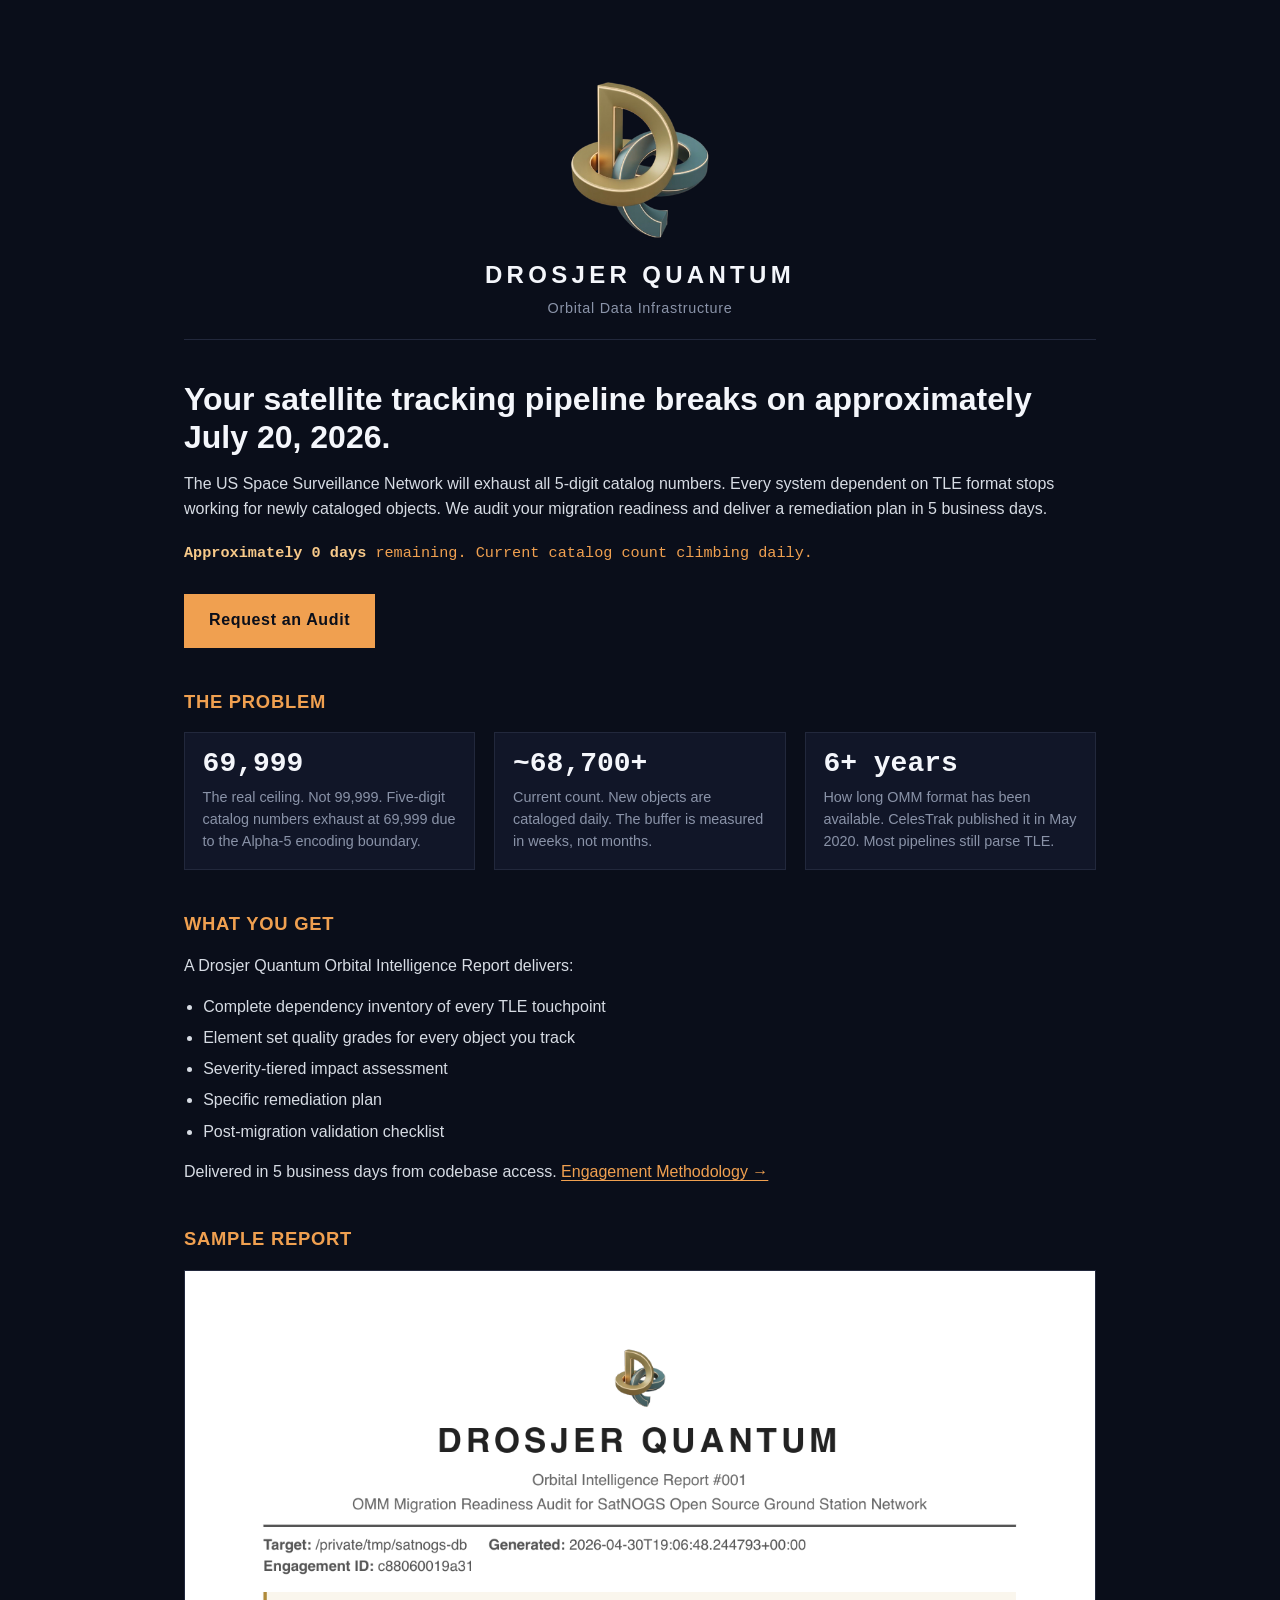
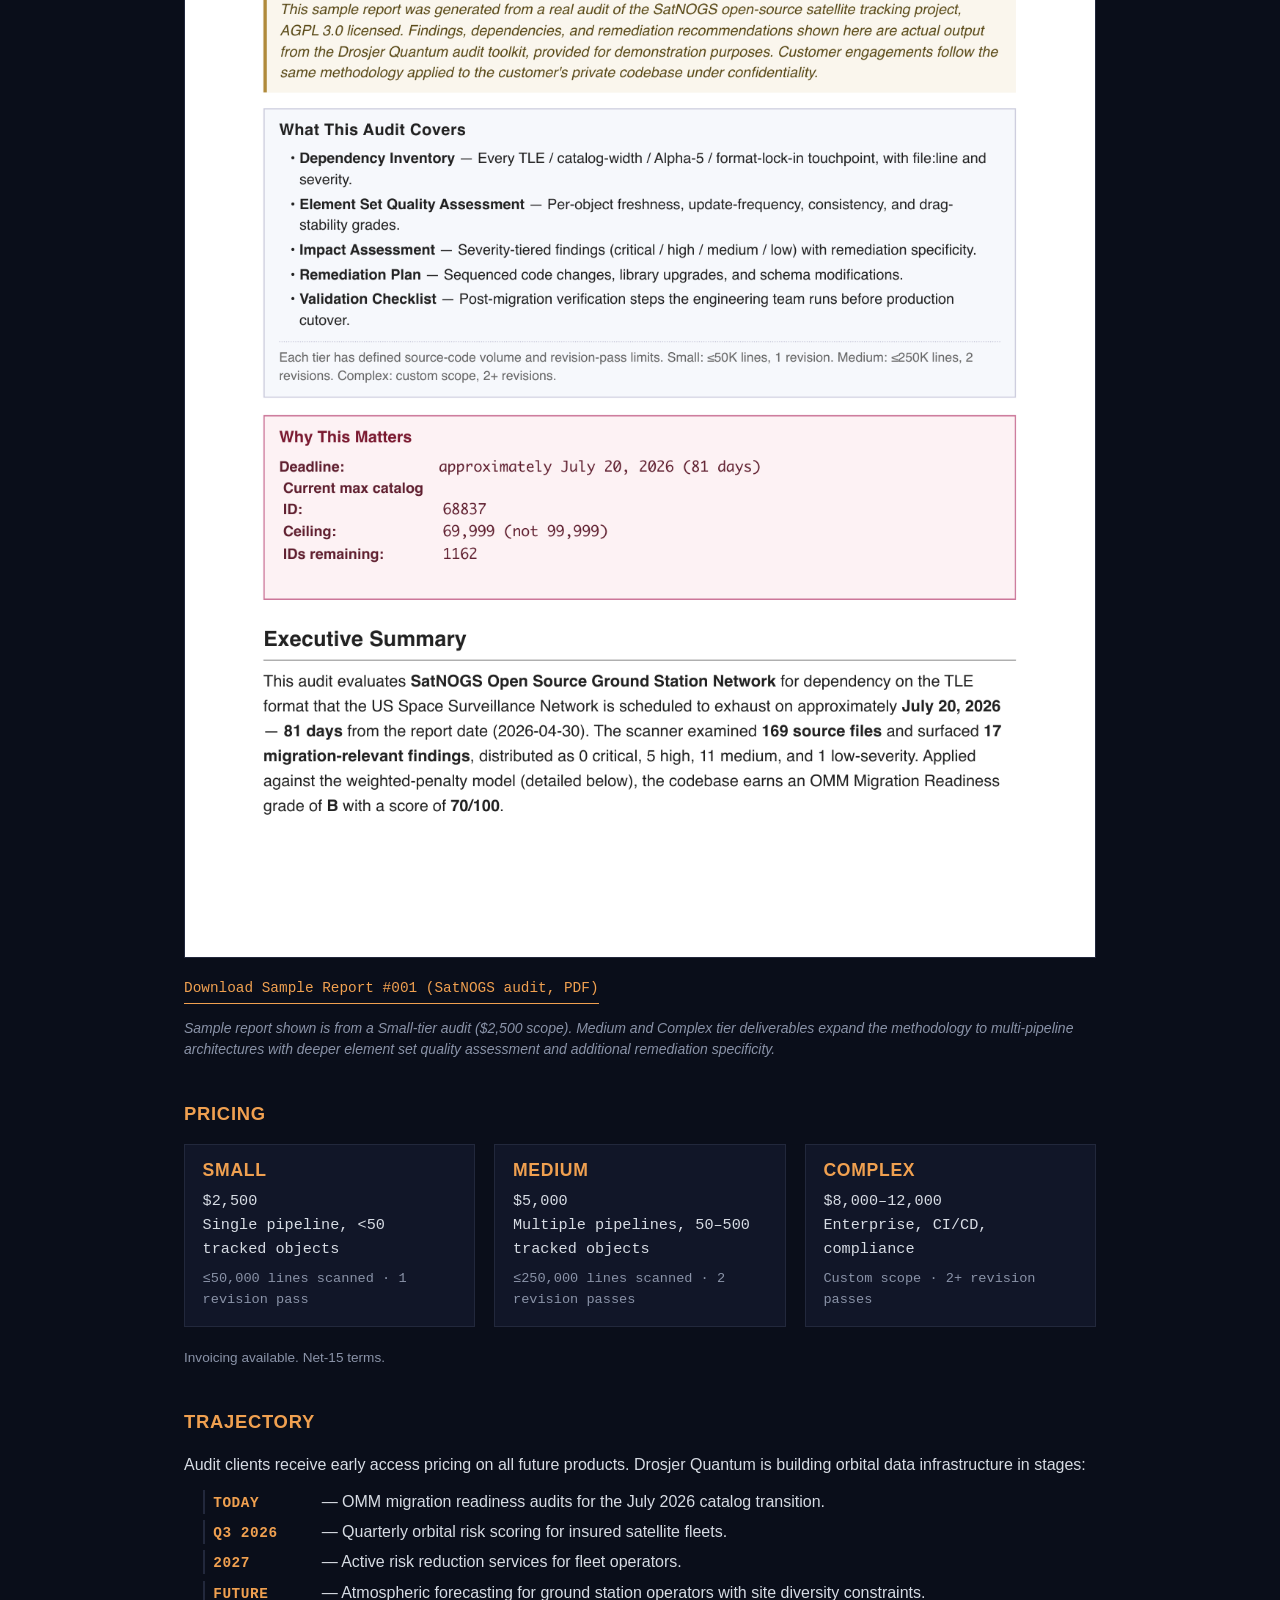
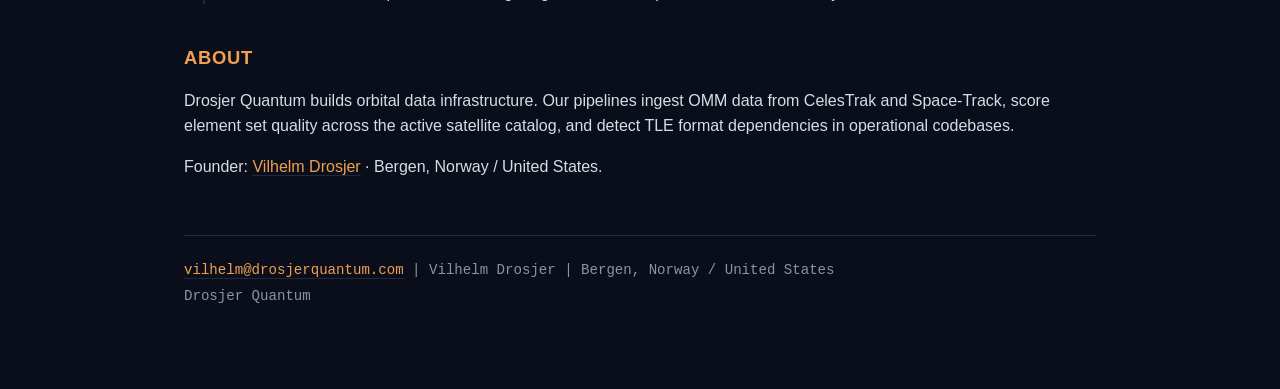
<file: index.html>
<!DOCTYPE html>
<html lang="en">
<head>
  <meta charset="UTF-8">
  <meta name="viewport" content="width=device-width, initial-scale=1.0">
  <title>Drosjer Quantum &mdash; Orbital Data Infrastructure</title>
  <meta name="description" content="We audit your satellite tracking pipeline for OMM migration readiness before the July 20, 2026 TLE catalog exhaustion.">
  <link rel="icon" type="image/x-icon" href="assets/favicon.ico">
  <link rel="icon" type="image/png" sizes="32x32" href="assets/favicon-32.png">
  <link rel="apple-touch-icon" sizes="256x256" href="assets/logo-256.png">
  <link rel="stylesheet" href="style.css">
</head>
<body>
  <header class="site-header">
    <img src="assets/logo-256.png" alt="Drosjer Quantum logo" class="site-logo">
    <div class="site-wordmark">
      <h1>DROSJER QUANTUM</h1>
      <p class="tagline">Orbital Data Infrastructure</p>
    </div>
  </header>

  <section class="hero">
    <h2>Your satellite tracking pipeline breaks on approximately July 20, 2026.</h2>
    <p>The US Space Surveillance Network will exhaust all 5-digit catalog numbers.
       Every system dependent on TLE format stops working for newly cataloged
       objects. We audit your migration readiness and deliver a remediation plan
       in 5 business days.</p>
    <p class="hero-meta">
      <span id="days-counter">Loading&hellip;</span> remaining.
      Current catalog count climbing daily.
    </p>
    <a class="cta" href="/start">
      Request an Audit
    </a>
  </section>

  <section class="problem">
    <h3>The Problem</h3>
    <div class="cols-3">
      <div>
        <strong>69,999</strong>
        <p>The real ceiling. Not 99,999. Five-digit catalog numbers exhaust at
           69,999 due to the Alpha-5 encoding boundary.</p>
      </div>
      <div>
        <strong>~68,700+</strong>
        <p>Current count. New objects are cataloged daily. The buffer is measured
           in weeks, not months.</p>
      </div>
      <div>
        <strong>6+ years</strong>
        <p>How long OMM format has been available. CelesTrak published it in
           May 2020. Most pipelines still parse TLE.</p>
      </div>
    </div>
  </section>

  <section class="deliverable">
    <h3>What You Get</h3>
    <p>A Drosjer Quantum Orbital Intelligence Report delivers:</p>
    <ul>
      <li>Complete dependency inventory of every TLE touchpoint</li>
      <li>Element set quality grades for every object you track</li>
      <li>Severity-tiered impact assessment</li>
      <li>Specific remediation plan</li>
      <li>Post-migration validation checklist</li>
    </ul>
    <p>Delivered in 5 business days from codebase access.
       <a href="/methodology" class="methodology-link">Engagement Methodology &rarr;</a></p>
  </section>

  <section class="sample">
    <h3>Sample Report</h3>
    <img src="assets/sample-before.png" alt="Sample report page 1 preview">
    <a href="assets/drosjer-quantum-sample-report-001-satnogs.pdf" download>
      Download Sample Report #001 (SatNOGS audit, PDF)
    </a>
    <p class="sample-note">
      Sample report shown is from a Small-tier audit ($2,500 scope).
      Medium and Complex tier deliverables expand the methodology to
      multi-pipeline architectures with deeper element set quality
      assessment and additional remediation specificity.
    </p>
  </section>

  <section class="pricing">
    <h3>Pricing</h3>
    <div class="cols-3">
      <a class="pricing-card" href="/start?tier=small">
        <strong>Small</strong>
        <p>$2,500<br>Single pipeline, &lt;50 tracked objects</p>
        <p class="tier-detail">&le;50,000 lines scanned &middot; 1 revision pass</p>
      </a>
      <a class="pricing-card" href="/start?tier=medium">
        <strong>Medium</strong>
        <p>$5,000<br>Multiple pipelines, 50&ndash;500 tracked objects</p>
        <p class="tier-detail">&le;250,000 lines scanned &middot; 2 revision passes</p>
      </a>
      <a class="pricing-card" href="/start?tier=complex">
        <strong>Complex</strong>
        <p>$8,000&ndash;12,000<br>Enterprise, CI/CD, compliance</p>
        <p class="tier-detail">Custom scope &middot; 2+ revision passes</p>
      </a>
    </div>
    <p class="invoice-note">Invoicing available. Net-15 terms.</p>
  </section>

  <section class="related">
    <h3>Trajectory</h3>
    <p class="trajectory-intro">
      Audit clients receive early access pricing on all future products.
      Drosjer Quantum is building orbital data infrastructure in stages:
    </p>
    <ul class="trajectory">
      <li><strong>Today</strong> &mdash; OMM migration readiness audits for the
          July 2026 catalog transition.</li>
      <li><strong>Q3 2026</strong> &mdash; Quarterly orbital risk scoring for
          insured satellite fleets.</li>
      <li><strong>2027</strong> &mdash; Active risk reduction services for
          fleet operators.</li>
      <li><strong>Future</strong> &mdash; Atmospheric forecasting for ground
          station operators with site diversity constraints.</li>
    </ul>
  </section>

  <section class="about">
    <h3>About</h3>
    <p>Drosjer Quantum builds orbital data infrastructure. Our pipelines ingest
       OMM data from CelesTrak and Space-Track, score element set quality across
       the active satellite catalog, and detect TLE format dependencies in
       operational codebases.</p>
    <p>Founder: <a href="mailto:vilhelm@drosjerquantum.com">Vilhelm Drosjer</a>
       &middot; Bergen, Norway / United States.</p>
  </section>

  <footer>
    <p><a href="mailto:vilhelm@drosjerquantum.com">vilhelm@drosjerquantum.com</a>
       | Vilhelm Drosjer | Bergen, Norway / United States</p>
    <p>Drosjer Quantum</p>
  </footer>

  <script>
    const deadline = new Date('2026-07-20T00:00:00Z');
    const days = Math.max(0, Math.ceil((deadline - new Date()) / (1000 * 60 * 60 * 24)));
    document.getElementById('days-counter').textContent = `Approximately ${days} days`;
  </script>
</body>
</html>
</file>
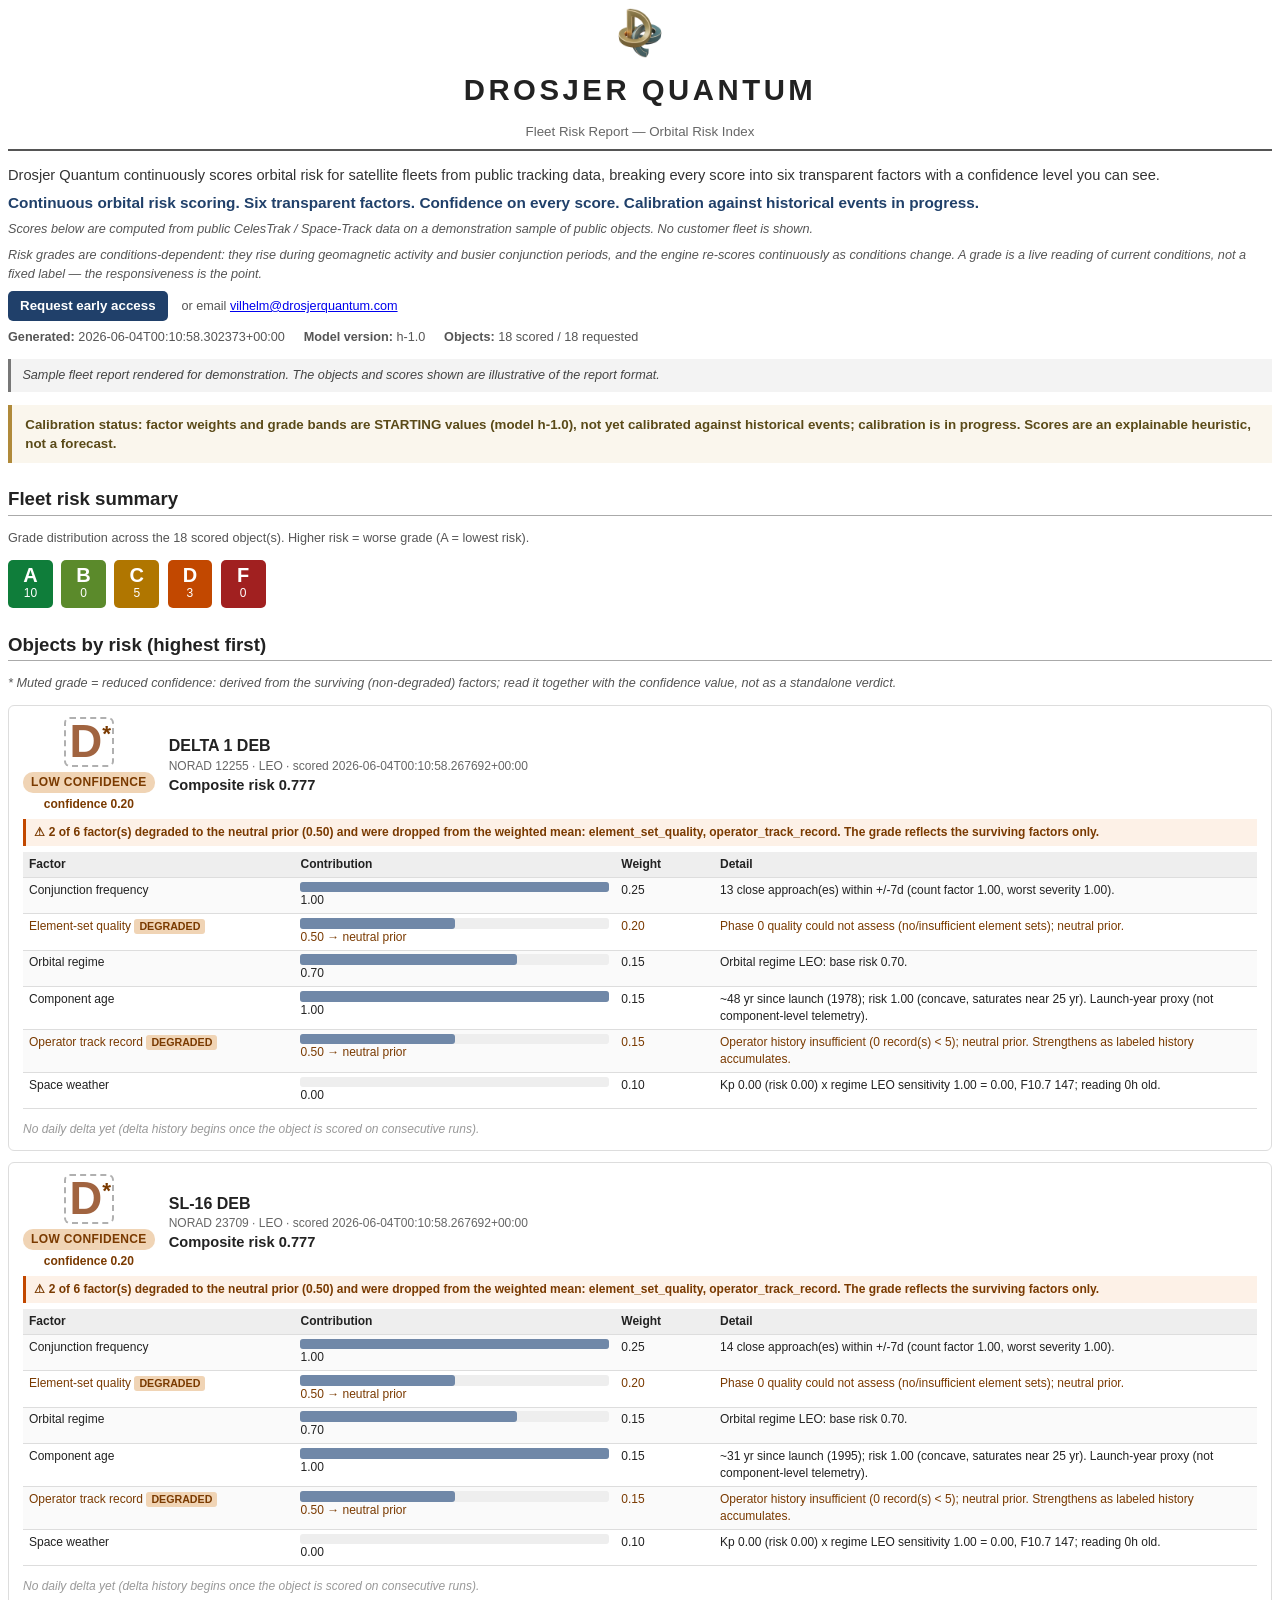
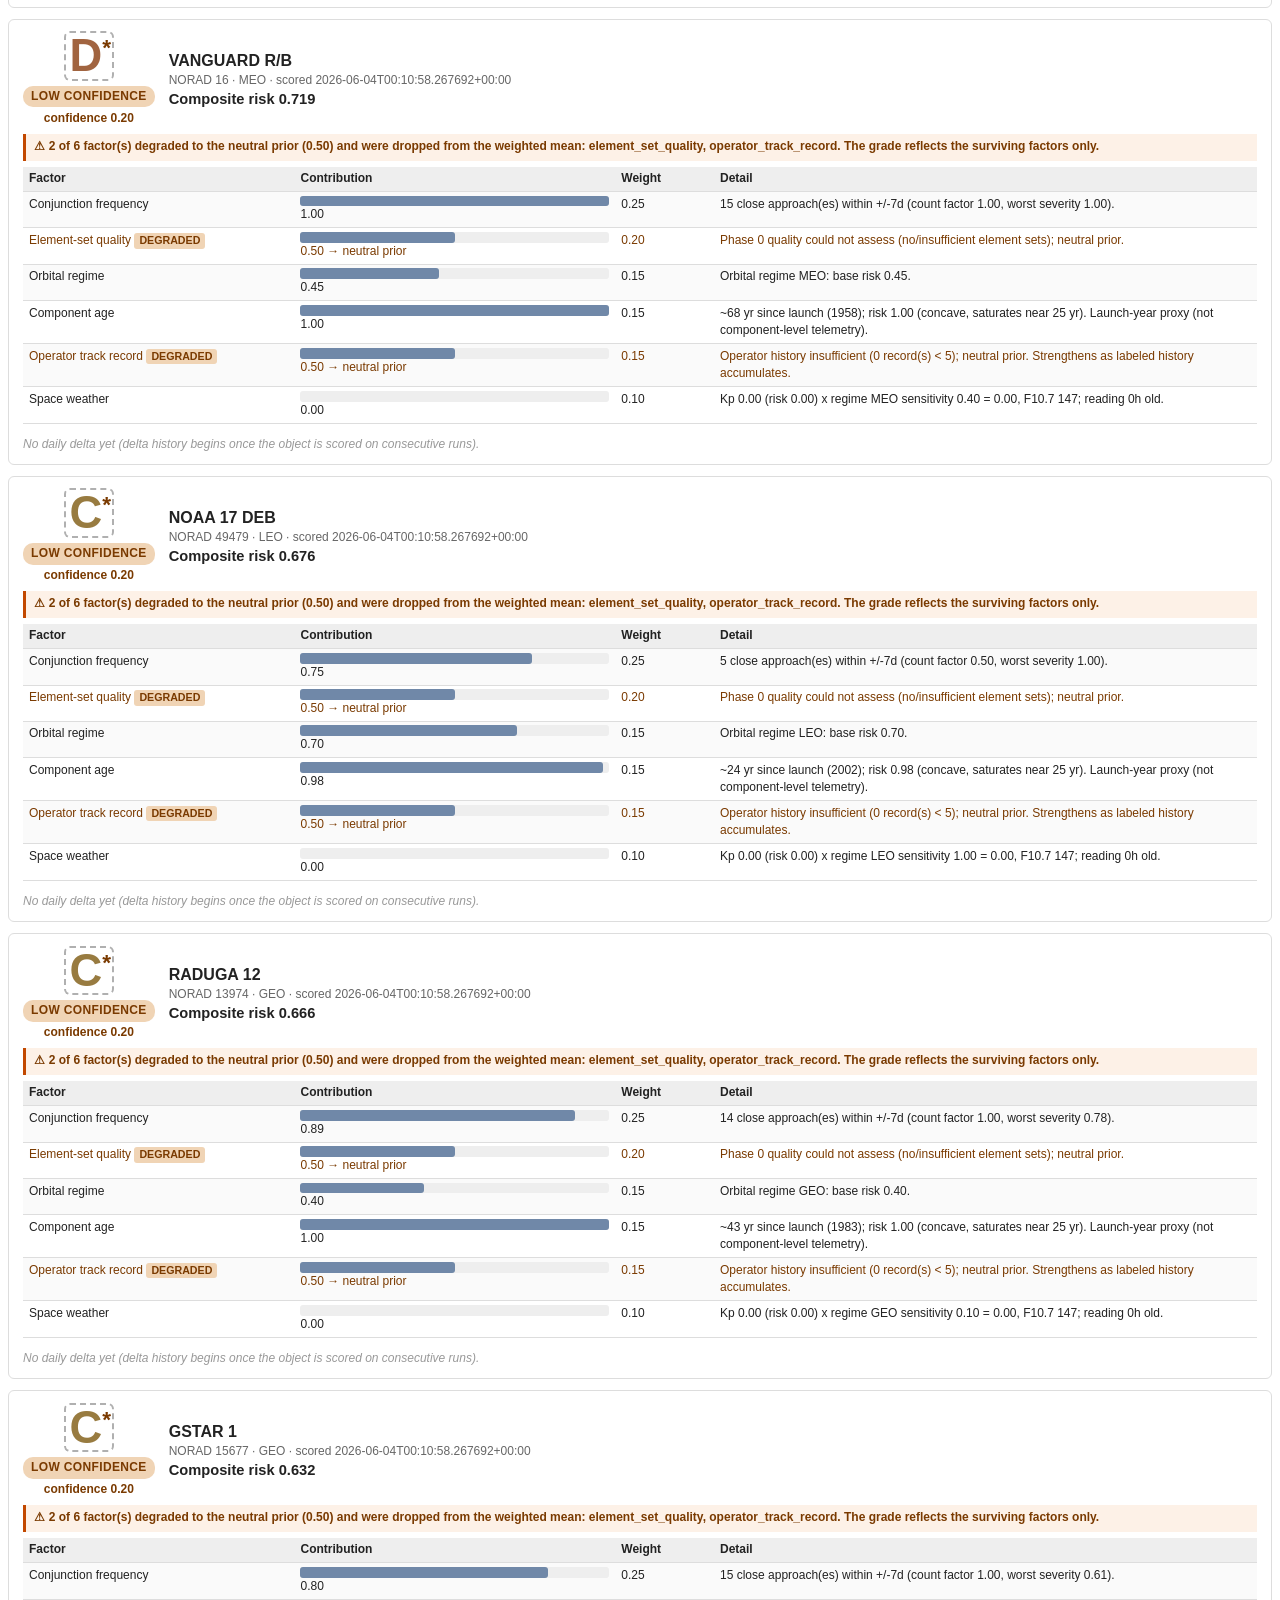
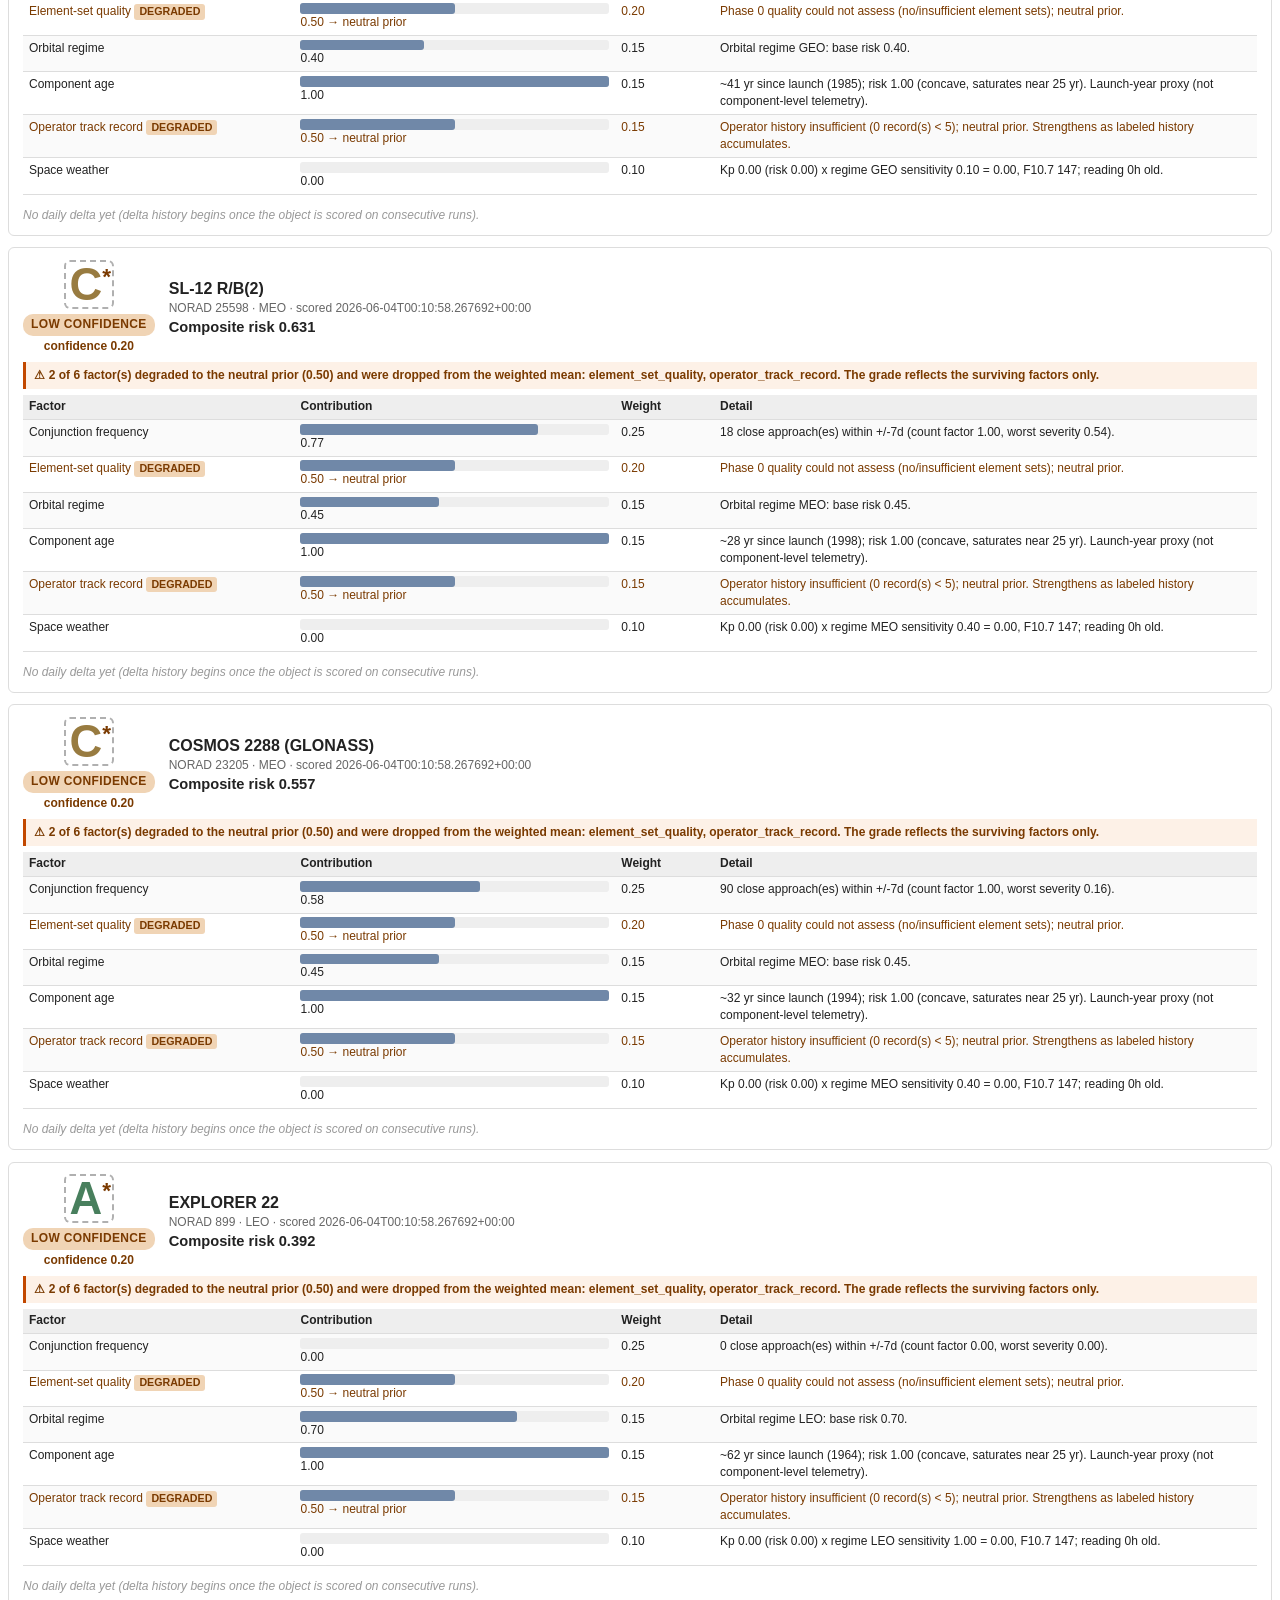
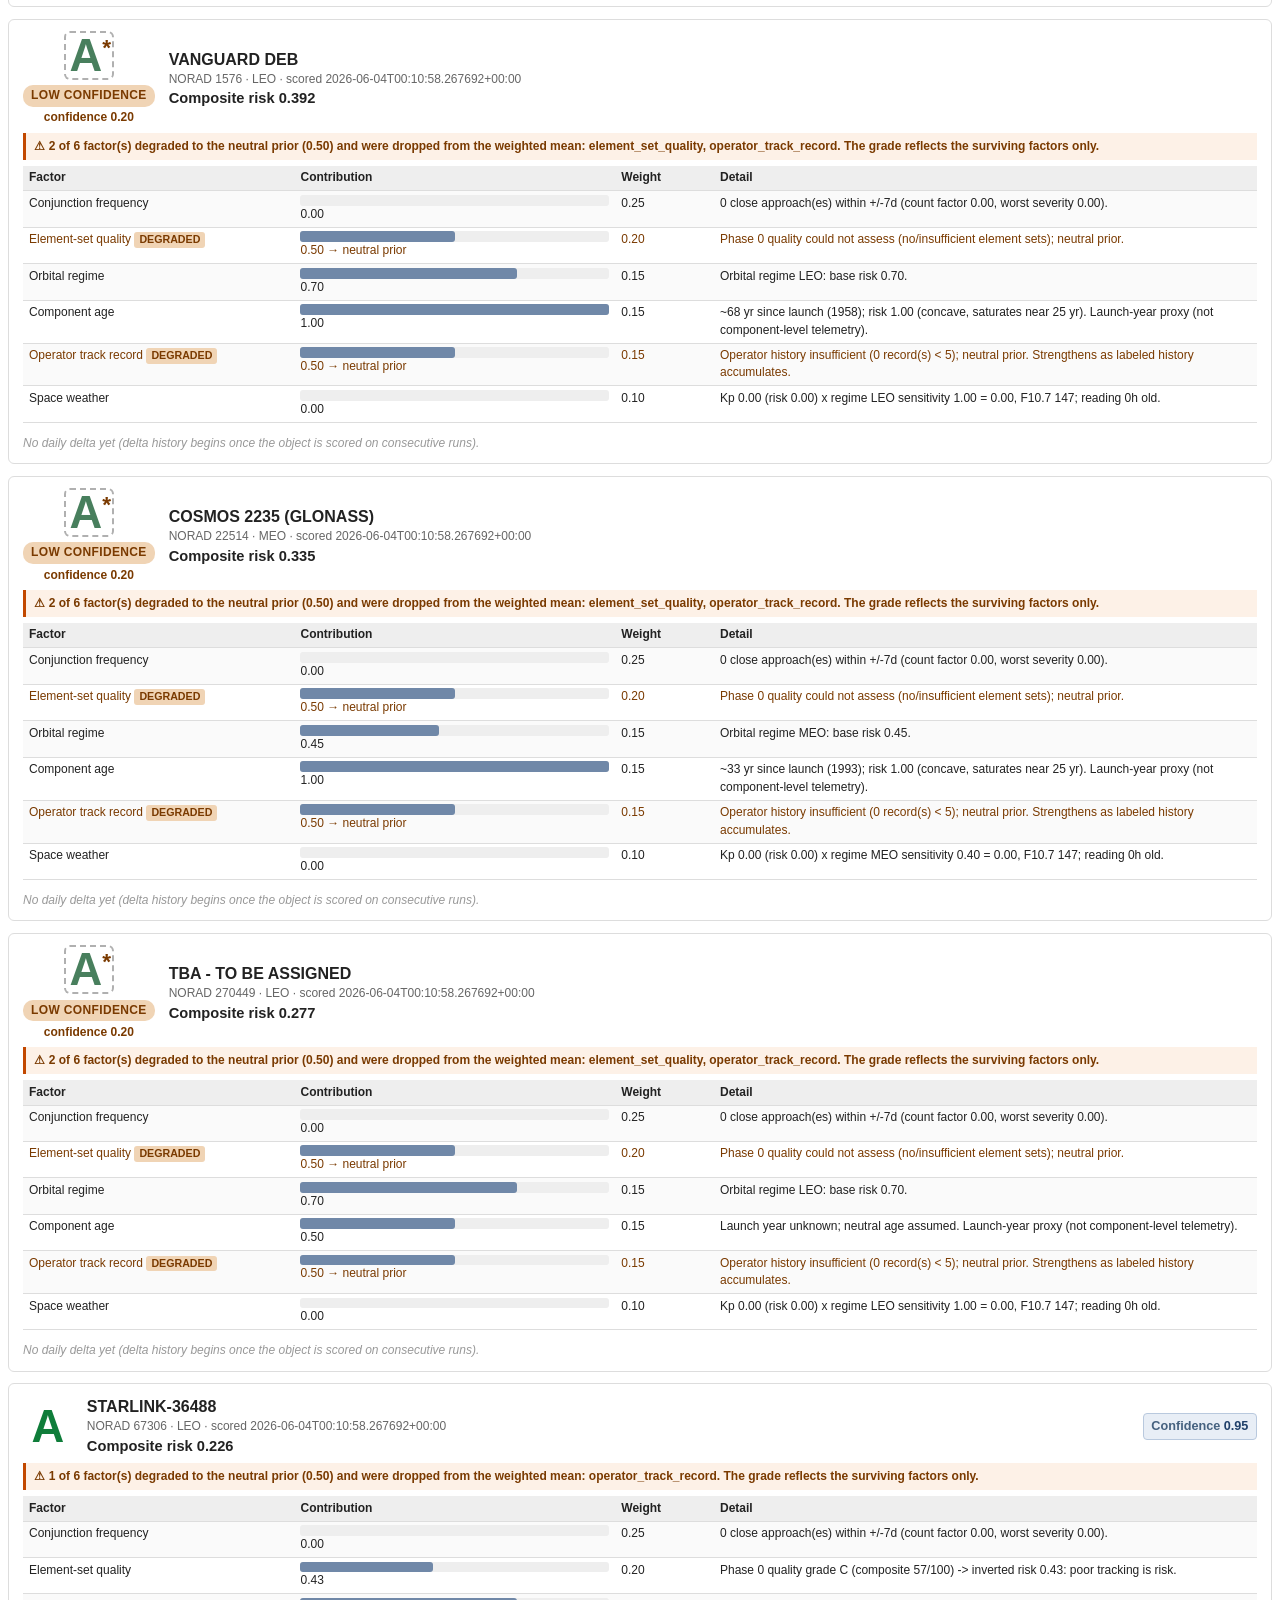
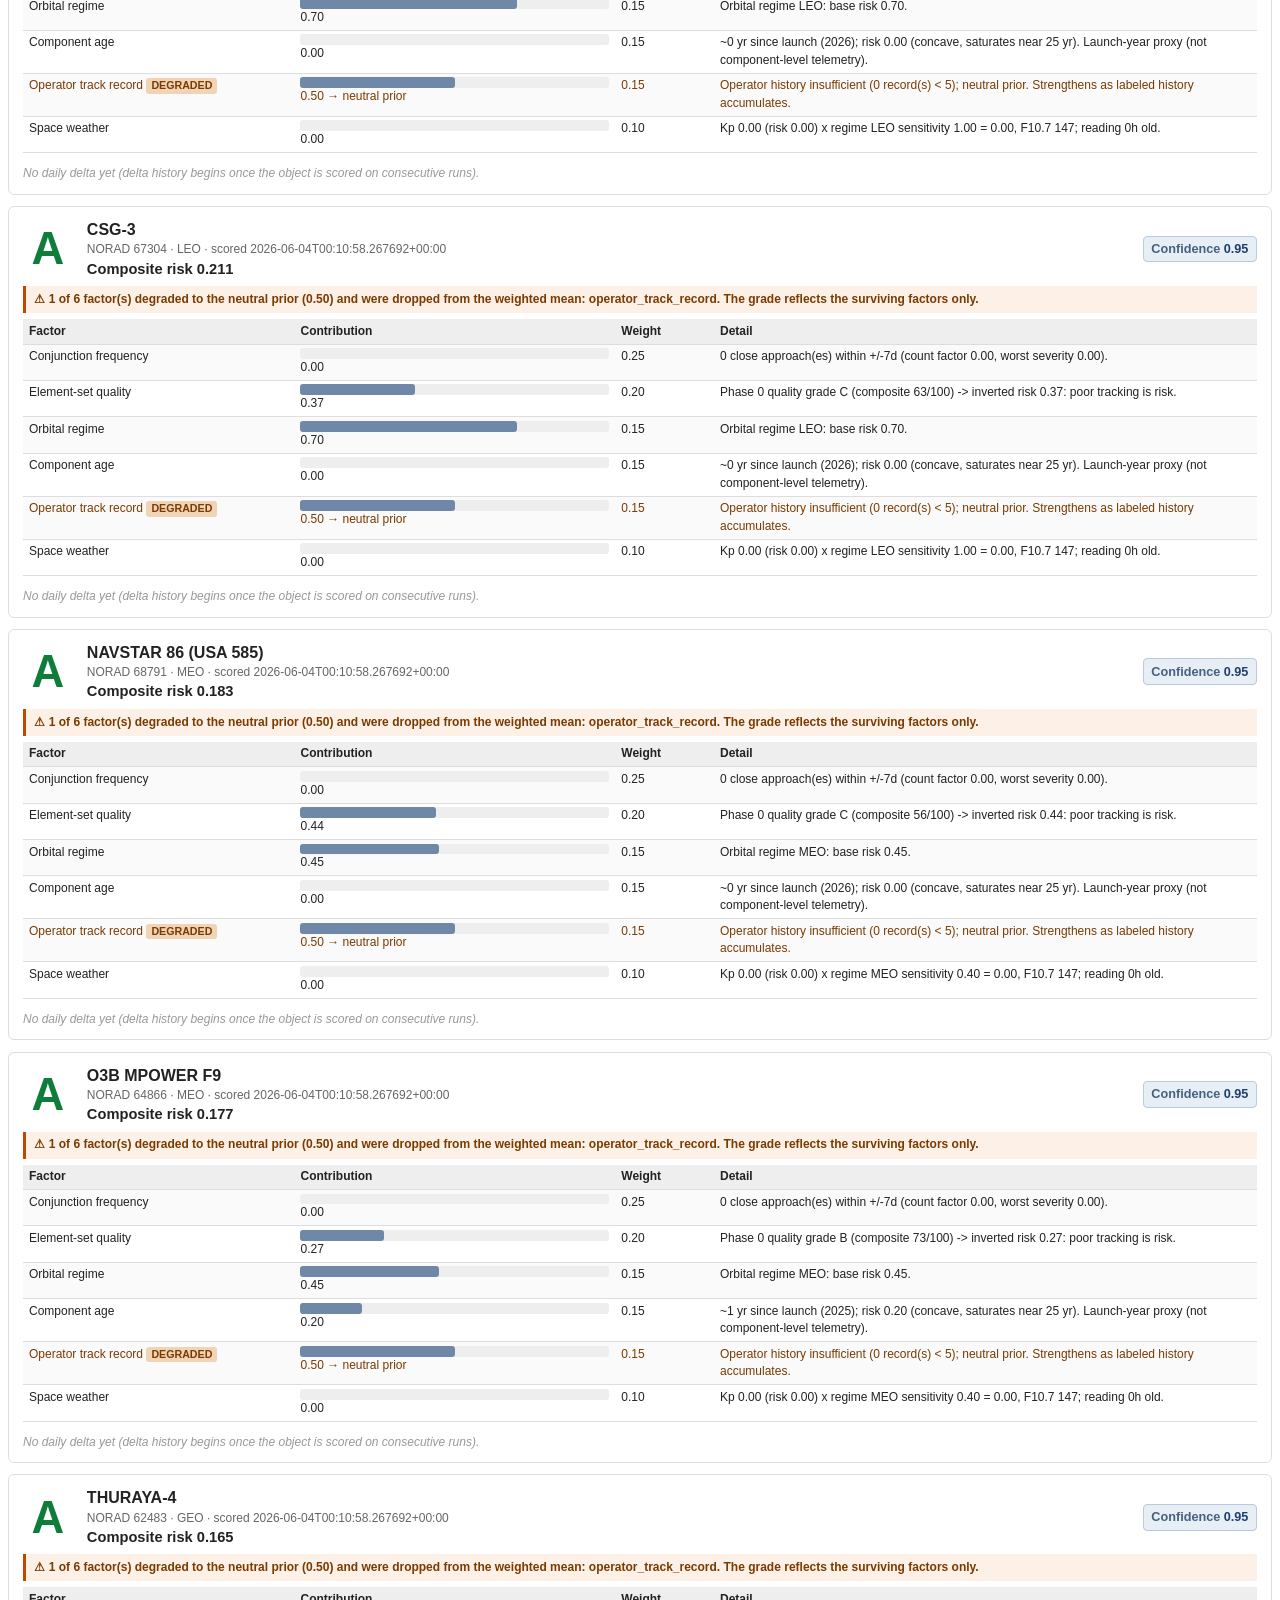
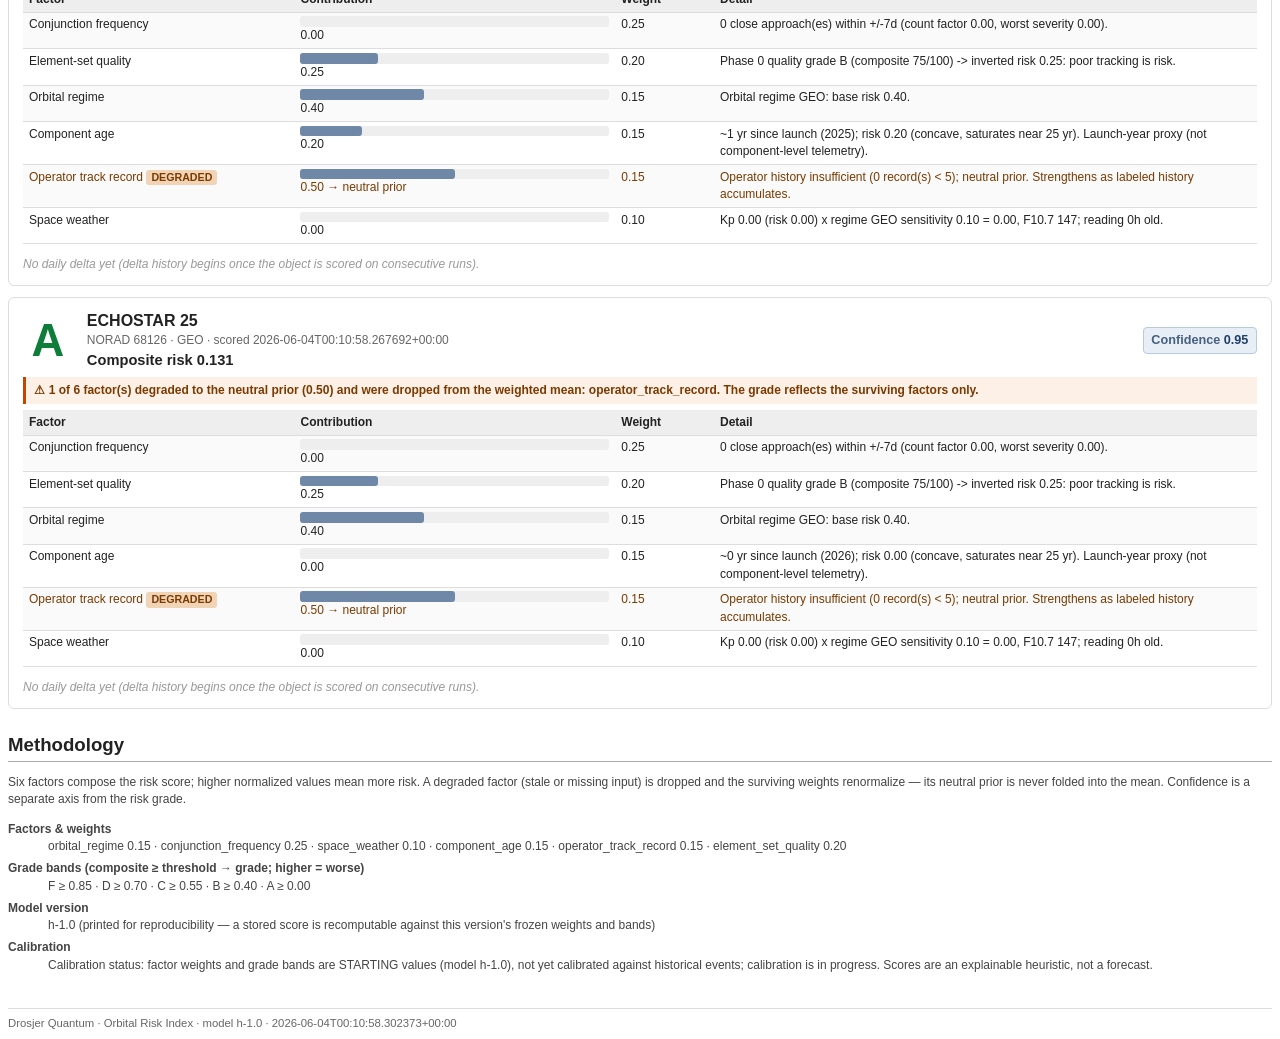
<file: demo/index.html>
<!DOCTYPE html>
<html lang="en">
<head>
<meta charset="utf-8">
<title>Fleet Risk Report &mdash; Orbital Risk Index</title>
<style>
@page { size: A4; margin: 16mm; }
* { box-sizing: border-box; }
body {
  font-family: -apple-system, BlinkMacSystemFont, "Segoe UI", Roboto, Helvetica, Arial, sans-serif;
  color: #222; line-height: 1.45; font-size: 10.5pt;
}
h1, h2, h3 { margin-top: 1.2em; margin-bottom: 0.4em; }
h1 { font-size: 22pt; border-bottom: none; padding-bottom: 0.2em; letter-spacing: 0.02em; }
h2 { font-size: 14pt; border-bottom: 1px solid #aaa; padding-bottom: 0.15em; }
h3 { font-size: 11.5pt; }
.report-masthead {
  display: flex; flex-direction: column; align-items: center;
  text-align: center; gap: 8pt; padding-bottom: 0.5em; margin-top: 0;
  border-bottom: 2px solid #555;
}
.report-masthead .logo { width: 50px; height: auto; display: block; }
.report-masthead h1 { margin: 0; font-size: 22pt; letter-spacing: 0.02em; }
.wordmark { font-weight: 800; letter-spacing: 0.12em; color: #222; }
.subtitle { color: #666; font-size: 10pt; margin-top: -0.4em; }
.metadata { font-size: 9.5pt; color: #555; margin: 0.6em 0 1em; }
.metadata span { display: inline-block; margin-right: 1.2em; }
/* grade colors (shared with the Phase 0 audit house style) */
.grade-A { color: #0f7d3a; }
.grade-B { color: #5b8a2b; }
.grade-C { color: #b07600; }
.grade-D { color: #c24800; }
.grade-F { color: #a12020; }
.bg-A { background: #0f7d3a; } .bg-B { background: #5b8a2b; } .bg-C { background: #b07600; }
.bg-D { background: #c24800; } .bg-F { background: #a12020; }
/* low-confidence grade treatment: the glyph must NOT read as an authoritative verdict,
   but it must STILL carry the risk hue (a low-conf D != a low-conf A). Mute each grade
   color ~50% toward grey (hue survives, washed out), add a dashed box + a * marker, and
   co-locate the loud LOW CONFIDENCE pill. Two-class selectors win over .grade-X without
   !important. Plain hex (no CSS filter) so WeasyPrint/PDF renders it. */
.grade.grade-low { border: 2px dashed #b0b0b0; border-radius: 6px; padding: 0 0.08em; }
.grade-low.grade-A { color: #487f5d; }
.grade-low.grade-B { color: #6e8556; }
.grade-low.grade-C { color: #987b40; }
.grade-low.grade-D { color: #a16440; }
.grade-low.grade-F { color: #905050; }
.grade-mark { font-size: 0.5em; font-weight: 800; vertical-align: super; color: #7a3a00; }
.grade-cluster { display: flex; flex-direction: column; align-items: center; gap: 4pt; }
.grade-conf { display: flex; flex-direction: column; align-items: center; gap: 2pt; }
.grade-conf .pill-low { margin-left: 0; font-size: 9pt; padding: 2px 8px; }
.grade-conf .conf-val { font-size: 9pt; font-weight: 700; color: #7a3a00; }
.grade-legend { font-style: italic; }
table { width: 100%; border-collapse: collapse; margin: 0.5em 0 1em; font-size: 9.5pt; }
th, td { text-align: left; padding: 0.4em 0.6em; border-bottom: 1px solid #ddd; vertical-align: top; }
th { background: #eee; font-weight: 600; }
tr:nth-child(even) td { background: #fafafa; }
.note { color: #555; font-size: 9.5pt; }
footer { margin-top: 3em; font-size: 8.5pt; color: #666; border-top: 1px solid #ddd; padding-top: 0.5em; }

/* --- public demo landing block --- */
.public-intro { margin: 1em 0 0.5em; }
.public-intro .lede { font-size: 11pt; color: #333; margin: 0.2em 0; }
.public-intro .tagline { font-size: 11.5pt; font-weight: 700; color: #20406a; margin: 0.4em 0; }
.public-intro .public-data { font-size: 9.5pt; color: #555; font-style: italic; margin: 0.3em 0 0.6em; }
.public-intro .cta { margin: 0.4em 0 0; font-size: 10pt; }
.public-intro .cta-button {
  display: inline-block; background: #20406a; color: #fff; text-decoration: none;
  padding: 0.4em 0.9em; border-radius: 5px; font-weight: 700;
}
.public-intro .cta-email { color: #555; margin-left: 0.8em; font-size: 9.5pt; }

/* --- calibration banner: honesty, prominent, near the top --- */
.calibration-banner {
  border-left: 4px solid #b08a3a; background: #faf6ed;
  padding: 0.7em 1em; margin: 0.8em 0 1.2em;
  font-size: 10pt; color: #5a4a18; font-weight: 600;
}
.sample-notice {
  border-left: 3px solid #777; background: #f3f3f3;
  padding: 0.55em 0.9em; margin: 0.6em 0 1.1em;
  font-size: 9.5pt; font-style: italic; color: #444;
}

/* --- fleet grade distribution --- */
.grade-dist { display: flex; gap: 0.6em; margin: 0.6em 0 1.2em; flex-wrap: wrap; }
.grade-chip {
  display: flex; flex-direction: column; align-items: center;
  min-width: 3.2em; padding: 0.4em 0.6em; border-radius: 5px; color: #fff;
}
.grade-chip .g { font-size: 15pt; font-weight: 800; line-height: 1; }
.grade-chip .n { font-size: 9pt; }

/* --- per-object risk card --- */
.risk-card {
  border: 1px solid #ddd; border-radius: 6px; padding: 0.8em 1em;
  margin: 0.8em 0; page-break-inside: avoid;
}
.risk-card-head { display: flex; align-items: center; gap: 1em; }
.risk-card-head .grade { font-size: 34pt; font-weight: 800; line-height: 1; width: 1.1em; text-align: center; }
.risk-card-head .ident { flex: 1; }
.risk-card-head .ident .name { font-size: 12pt; font-weight: 700; }
.risk-card-head .ident .meta { font-size: 9pt; color: #666; }
.composite { font-size: 11pt; font-weight: 600; }
/* confidence is FIRST-CLASS: a prominent badge next to the grade, never fine print */
.confidence-badge {
  display: inline-block; padding: 0.25em 0.6em; border-radius: 4px;
  font-size: 9.5pt; font-weight: 700; background: #e8eef6; color: #20406a;
  border: 1px solid #b9c9de;
}
.confidence-badge .lbl { font-weight: 600; color: #45617f; }
.pill {
  display: inline-block; padding: 1px 7px; border-radius: 10px;
  font-size: 8.5pt; font-weight: 700; letter-spacing: 0.03em; margin-left: 0.4em;
}
.pill-low { background: #f0d4b5; color: #7a3a00; }
.degraded-badge {
  display: block; margin: 0.5em 0 0.2em;
  border-left: 3px solid #c24800; background: #fdf1e7;
  padding: 0.4em 0.7em; font-size: 9pt; color: #7a3a00; font-weight: 600;
}
.delta-line { font-size: 9pt; color: #444; margin-top: 0.4em; }
.delta-line .muted { color: #999; font-style: italic; }
/* six-factor breakdown */
.factors { font-size: 9pt; margin-top: 0.5em; }
.factors th, .factors td { padding: 0.3em 0.5em; }
.bar-wrap { background: #eee; border-radius: 3px; height: 0.9em; width: 100%; position: relative; }
.bar { height: 0.9em; border-radius: 3px; background: #7088a8; }
.factor-degraded td { color: #7a3a00; }
.tag-degraded {
  display: inline-block; padding: 0px 5px; border-radius: 3px;
  background: #f0d4b5; color: #7a3a00; font-size: 8pt; font-weight: 700;
}
.method { font-size: 9pt; color: #444; }
.method dt { font-weight: 600; margin-top: 0.4em; }
</style>
</head>
<body>

<header class="report-masthead">
  <img class="logo" src="[data-uri]" alt="Drosjer Quantum logo">
  <h1><span class="wordmark">DROSJER QUANTUM</span></h1>
  <div class="subtitle">Fleet Risk Report &mdash; Orbital Risk Index</div>
</header>

<div class="public-intro">
  <p class="lede">Drosjer Quantum continuously scores orbital risk for satellite fleets from public tracking data, breaking every score into six transparent factors with a confidence level you can see.</p>
  <p class="tagline">Continuous orbital risk scoring. Six transparent factors. Confidence on every score. Calibration against historical events in progress.</p>
  <p class="public-data">Scores below are computed from public CelesTrak / Space-Track data on a demonstration sample of public objects. No customer fleet is shown.</p>
  <p class="public-data">Risk grades are conditions-dependent: they rise during geomagnetic activity and busier conjunction periods, and the engine re-scores continuously as conditions change. A grade is a live reading of current conditions, not a fixed label — the responsiveness is the point.</p>
  <p class="cta">
    <a class="cta-button" href="https://cal.com/vilhelm-drosjer/discovery-call">Request early access</a>
    <span class="cta-email">or email <a href="mailto:vilhelm@drosjerquantum.com">vilhelm@drosjerquantum.com</a></span>
  </p>
</div>

<div class="metadata">
  <span><b>Generated:</b> 2026-06-04T00:10:58.302373+00:00</span>
  <span><b>Model version:</b> h-1.0</span>
  <span><b>Objects:</b> 18 scored / 18 requested</span>
</div>

<div class="sample-notice">
  Sample fleet report rendered for demonstration. The objects and scores shown are
  illustrative of the report format.
</div>

<div class="calibration-banner">Calibration status: factor weights and grade bands are STARTING values (model h-1.0), not yet calibrated against historical events; calibration is in progress. Scores are an explainable heuristic, not a forecast.</div>

<h2>Fleet risk summary</h2>
<p class="note">Grade distribution across the 18 scored object(s). Higher risk = worse grade (A = lowest risk).</p>
<div class="grade-dist">
  <div class="grade-chip bg-A">
    <span class="g">A</span>
    <span class="n">10</span>
  </div>
  <div class="grade-chip bg-B">
    <span class="g">B</span>
    <span class="n">0</span>
  </div>
  <div class="grade-chip bg-C">
    <span class="g">C</span>
    <span class="n">5</span>
  </div>
  <div class="grade-chip bg-D">
    <span class="g">D</span>
    <span class="n">3</span>
  </div>
  <div class="grade-chip bg-F">
    <span class="g">F</span>
    <span class="n">0</span>
  </div>
</div>

<h2>Objects by risk (highest first)</h2>
<p class="note grade-legend">* Muted grade = reduced confidence: derived from the surviving (non-degraded) factors; read it together with the confidence value, not as a standalone verdict.</p>
<div class="risk-card">
  <div class="risk-card-head">
    <div class="grade-cluster">
      <div class="grade grade-D grade-low">D<span class="grade-mark">*</span></div>
      <div class="grade-conf">
        <span class="pill pill-low">LOW CONFIDENCE</span>
        <span class="conf-val">confidence 0.20</span>
      </div>
    </div>
    <div class="ident">
      <div class="name">DELTA 1 DEB</div>
      <div class="meta">NORAD 12255 &middot; LEO &middot; scored 2026-06-04T00:10:58.267692+00:00</div>
      <div class="composite">Composite risk 0.777</div>
    </div>
  </div>

  <div class="degraded-badge">
    &#9888; 2 of 6 factor(s) degraded to the neutral prior (0.50) and were dropped from the weighted mean:
    element_set_quality, operator_track_record. The grade reflects the surviving factors only.
  </div>

  <table class="factors">
    <tr><th style="width: 22%;">Factor</th><th style="width: 26%;">Contribution</th><th style="width: 8%;">Weight</th><th>Detail</th></tr>
    <tr class="">
      <td>Conjunction frequency</td>
      <td>
        <div class="bar-wrap"><div class="bar" style="width: 100%;"></div></div>
        <span>1.00</span>
      </td>
      <td>0.25</td>
      <td>13 close approach(es) within +/-7d (count factor 1.00, worst severity 1.00).</td>
    </tr>
    <tr class="factor-degraded">
      <td>Element-set quality <span class="tag-degraded">DEGRADED</span></td>
      <td>
        <div class="bar-wrap"><div class="bar" style="width: 50%;"></div></div>
        <span>0.50 &rarr; neutral prior</span>
      </td>
      <td>0.20</td>
      <td>Phase 0 quality could not assess (no/insufficient element sets); neutral prior.</td>
    </tr>
    <tr class="">
      <td>Orbital regime</td>
      <td>
        <div class="bar-wrap"><div class="bar" style="width: 70%;"></div></div>
        <span>0.70</span>
      </td>
      <td>0.15</td>
      <td>Orbital regime LEO: base risk 0.70.</td>
    </tr>
    <tr class="">
      <td>Component age</td>
      <td>
        <div class="bar-wrap"><div class="bar" style="width: 100%;"></div></div>
        <span>1.00</span>
      </td>
      <td>0.15</td>
      <td>~48 yr since launch (1978); risk 1.00 (concave, saturates near 25 yr). Launch-year proxy (not component-level telemetry).</td>
    </tr>
    <tr class="factor-degraded">
      <td>Operator track record <span class="tag-degraded">DEGRADED</span></td>
      <td>
        <div class="bar-wrap"><div class="bar" style="width: 50%;"></div></div>
        <span>0.50 &rarr; neutral prior</span>
      </td>
      <td>0.15</td>
      <td>Operator history insufficient (0 record(s) &lt; 5); neutral prior. Strengthens as labeled history accumulates.</td>
    </tr>
    <tr class="">
      <td>Space weather</td>
      <td>
        <div class="bar-wrap"><div class="bar" style="width: 0%;"></div></div>
        <span>0.00</span>
      </td>
      <td>0.10</td>
      <td>Kp 0.00 (risk 0.00) x regime LEO sensitivity 1.00 = 0.00, F10.7 147; reading 0h old.</td>
    </tr>
  </table>

  <div class="delta-line">
      <span class="muted">No daily delta yet (delta history begins once the object is scored on consecutive runs).</span>
  </div>
</div>
<div class="risk-card">
  <div class="risk-card-head">
    <div class="grade-cluster">
      <div class="grade grade-D grade-low">D<span class="grade-mark">*</span></div>
      <div class="grade-conf">
        <span class="pill pill-low">LOW CONFIDENCE</span>
        <span class="conf-val">confidence 0.20</span>
      </div>
    </div>
    <div class="ident">
      <div class="name">SL-16 DEB</div>
      <div class="meta">NORAD 23709 &middot; LEO &middot; scored 2026-06-04T00:10:58.267692+00:00</div>
      <div class="composite">Composite risk 0.777</div>
    </div>
  </div>

  <div class="degraded-badge">
    &#9888; 2 of 6 factor(s) degraded to the neutral prior (0.50) and were dropped from the weighted mean:
    element_set_quality, operator_track_record. The grade reflects the surviving factors only.
  </div>

  <table class="factors">
    <tr><th style="width: 22%;">Factor</th><th style="width: 26%;">Contribution</th><th style="width: 8%;">Weight</th><th>Detail</th></tr>
    <tr class="">
      <td>Conjunction frequency</td>
      <td>
        <div class="bar-wrap"><div class="bar" style="width: 100%;"></div></div>
        <span>1.00</span>
      </td>
      <td>0.25</td>
      <td>14 close approach(es) within +/-7d (count factor 1.00, worst severity 1.00).</td>
    </tr>
    <tr class="factor-degraded">
      <td>Element-set quality <span class="tag-degraded">DEGRADED</span></td>
      <td>
        <div class="bar-wrap"><div class="bar" style="width: 50%;"></div></div>
        <span>0.50 &rarr; neutral prior</span>
      </td>
      <td>0.20</td>
      <td>Phase 0 quality could not assess (no/insufficient element sets); neutral prior.</td>
    </tr>
    <tr class="">
      <td>Orbital regime</td>
      <td>
        <div class="bar-wrap"><div class="bar" style="width: 70%;"></div></div>
        <span>0.70</span>
      </td>
      <td>0.15</td>
      <td>Orbital regime LEO: base risk 0.70.</td>
    </tr>
    <tr class="">
      <td>Component age</td>
      <td>
        <div class="bar-wrap"><div class="bar" style="width: 100%;"></div></div>
        <span>1.00</span>
      </td>
      <td>0.15</td>
      <td>~31 yr since launch (1995); risk 1.00 (concave, saturates near 25 yr). Launch-year proxy (not component-level telemetry).</td>
    </tr>
    <tr class="factor-degraded">
      <td>Operator track record <span class="tag-degraded">DEGRADED</span></td>
      <td>
        <div class="bar-wrap"><div class="bar" style="width: 50%;"></div></div>
        <span>0.50 &rarr; neutral prior</span>
      </td>
      <td>0.15</td>
      <td>Operator history insufficient (0 record(s) &lt; 5); neutral prior. Strengthens as labeled history accumulates.</td>
    </tr>
    <tr class="">
      <td>Space weather</td>
      <td>
        <div class="bar-wrap"><div class="bar" style="width: 0%;"></div></div>
        <span>0.00</span>
      </td>
      <td>0.10</td>
      <td>Kp 0.00 (risk 0.00) x regime LEO sensitivity 1.00 = 0.00, F10.7 147; reading 0h old.</td>
    </tr>
  </table>

  <div class="delta-line">
      <span class="muted">No daily delta yet (delta history begins once the object is scored on consecutive runs).</span>
  </div>
</div>
<div class="risk-card">
  <div class="risk-card-head">
    <div class="grade-cluster">
      <div class="grade grade-D grade-low">D<span class="grade-mark">*</span></div>
      <div class="grade-conf">
        <span class="pill pill-low">LOW CONFIDENCE</span>
        <span class="conf-val">confidence 0.20</span>
      </div>
    </div>
    <div class="ident">
      <div class="name">VANGUARD R/B</div>
      <div class="meta">NORAD 16 &middot; MEO &middot; scored 2026-06-04T00:10:58.267692+00:00</div>
      <div class="composite">Composite risk 0.719</div>
    </div>
  </div>

  <div class="degraded-badge">
    &#9888; 2 of 6 factor(s) degraded to the neutral prior (0.50) and were dropped from the weighted mean:
    element_set_quality, operator_track_record. The grade reflects the surviving factors only.
  </div>

  <table class="factors">
    <tr><th style="width: 22%;">Factor</th><th style="width: 26%;">Contribution</th><th style="width: 8%;">Weight</th><th>Detail</th></tr>
    <tr class="">
      <td>Conjunction frequency</td>
      <td>
        <div class="bar-wrap"><div class="bar" style="width: 100%;"></div></div>
        <span>1.00</span>
      </td>
      <td>0.25</td>
      <td>15 close approach(es) within +/-7d (count factor 1.00, worst severity 1.00).</td>
    </tr>
    <tr class="factor-degraded">
      <td>Element-set quality <span class="tag-degraded">DEGRADED</span></td>
      <td>
        <div class="bar-wrap"><div class="bar" style="width: 50%;"></div></div>
        <span>0.50 &rarr; neutral prior</span>
      </td>
      <td>0.20</td>
      <td>Phase 0 quality could not assess (no/insufficient element sets); neutral prior.</td>
    </tr>
    <tr class="">
      <td>Orbital regime</td>
      <td>
        <div class="bar-wrap"><div class="bar" style="width: 45%;"></div></div>
        <span>0.45</span>
      </td>
      <td>0.15</td>
      <td>Orbital regime MEO: base risk 0.45.</td>
    </tr>
    <tr class="">
      <td>Component age</td>
      <td>
        <div class="bar-wrap"><div class="bar" style="width: 100%;"></div></div>
        <span>1.00</span>
      </td>
      <td>0.15</td>
      <td>~68 yr since launch (1958); risk 1.00 (concave, saturates near 25 yr). Launch-year proxy (not component-level telemetry).</td>
    </tr>
    <tr class="factor-degraded">
      <td>Operator track record <span class="tag-degraded">DEGRADED</span></td>
      <td>
        <div class="bar-wrap"><div class="bar" style="width: 50%;"></div></div>
        <span>0.50 &rarr; neutral prior</span>
      </td>
      <td>0.15</td>
      <td>Operator history insufficient (0 record(s) &lt; 5); neutral prior. Strengthens as labeled history accumulates.</td>
    </tr>
    <tr class="">
      <td>Space weather</td>
      <td>
        <div class="bar-wrap"><div class="bar" style="width: 0%;"></div></div>
        <span>0.00</span>
      </td>
      <td>0.10</td>
      <td>Kp 0.00 (risk 0.00) x regime MEO sensitivity 0.40 = 0.00, F10.7 147; reading 0h old.</td>
    </tr>
  </table>

  <div class="delta-line">
      <span class="muted">No daily delta yet (delta history begins once the object is scored on consecutive runs).</span>
  </div>
</div>
<div class="risk-card">
  <div class="risk-card-head">
    <div class="grade-cluster">
      <div class="grade grade-C grade-low">C<span class="grade-mark">*</span></div>
      <div class="grade-conf">
        <span class="pill pill-low">LOW CONFIDENCE</span>
        <span class="conf-val">confidence 0.20</span>
      </div>
    </div>
    <div class="ident">
      <div class="name">NOAA 17 DEB</div>
      <div class="meta">NORAD 49479 &middot; LEO &middot; scored 2026-06-04T00:10:58.267692+00:00</div>
      <div class="composite">Composite risk 0.676</div>
    </div>
  </div>

  <div class="degraded-badge">
    &#9888; 2 of 6 factor(s) degraded to the neutral prior (0.50) and were dropped from the weighted mean:
    element_set_quality, operator_track_record. The grade reflects the surviving factors only.
  </div>

  <table class="factors">
    <tr><th style="width: 22%;">Factor</th><th style="width: 26%;">Contribution</th><th style="width: 8%;">Weight</th><th>Detail</th></tr>
    <tr class="">
      <td>Conjunction frequency</td>
      <td>
        <div class="bar-wrap"><div class="bar" style="width: 75%;"></div></div>
        <span>0.75</span>
      </td>
      <td>0.25</td>
      <td>5 close approach(es) within +/-7d (count factor 0.50, worst severity 1.00).</td>
    </tr>
    <tr class="factor-degraded">
      <td>Element-set quality <span class="tag-degraded">DEGRADED</span></td>
      <td>
        <div class="bar-wrap"><div class="bar" style="width: 50%;"></div></div>
        <span>0.50 &rarr; neutral prior</span>
      </td>
      <td>0.20</td>
      <td>Phase 0 quality could not assess (no/insufficient element sets); neutral prior.</td>
    </tr>
    <tr class="">
      <td>Orbital regime</td>
      <td>
        <div class="bar-wrap"><div class="bar" style="width: 70%;"></div></div>
        <span>0.70</span>
      </td>
      <td>0.15</td>
      <td>Orbital regime LEO: base risk 0.70.</td>
    </tr>
    <tr class="">
      <td>Component age</td>
      <td>
        <div class="bar-wrap"><div class="bar" style="width: 98%;"></div></div>
        <span>0.98</span>
      </td>
      <td>0.15</td>
      <td>~24 yr since launch (2002); risk 0.98 (concave, saturates near 25 yr). Launch-year proxy (not component-level telemetry).</td>
    </tr>
    <tr class="factor-degraded">
      <td>Operator track record <span class="tag-degraded">DEGRADED</span></td>
      <td>
        <div class="bar-wrap"><div class="bar" style="width: 50%;"></div></div>
        <span>0.50 &rarr; neutral prior</span>
      </td>
      <td>0.15</td>
      <td>Operator history insufficient (0 record(s) &lt; 5); neutral prior. Strengthens as labeled history accumulates.</td>
    </tr>
    <tr class="">
      <td>Space weather</td>
      <td>
        <div class="bar-wrap"><div class="bar" style="width: 0%;"></div></div>
        <span>0.00</span>
      </td>
      <td>0.10</td>
      <td>Kp 0.00 (risk 0.00) x regime LEO sensitivity 1.00 = 0.00, F10.7 147; reading 0h old.</td>
    </tr>
  </table>

  <div class="delta-line">
      <span class="muted">No daily delta yet (delta history begins once the object is scored on consecutive runs).</span>
  </div>
</div>
<div class="risk-card">
  <div class="risk-card-head">
    <div class="grade-cluster">
      <div class="grade grade-C grade-low">C<span class="grade-mark">*</span></div>
      <div class="grade-conf">
        <span class="pill pill-low">LOW CONFIDENCE</span>
        <span class="conf-val">confidence 0.20</span>
      </div>
    </div>
    <div class="ident">
      <div class="name">RADUGA 12</div>
      <div class="meta">NORAD 13974 &middot; GEO &middot; scored 2026-06-04T00:10:58.267692+00:00</div>
      <div class="composite">Composite risk 0.666</div>
    </div>
  </div>

  <div class="degraded-badge">
    &#9888; 2 of 6 factor(s) degraded to the neutral prior (0.50) and were dropped from the weighted mean:
    element_set_quality, operator_track_record. The grade reflects the surviving factors only.
  </div>

  <table class="factors">
    <tr><th style="width: 22%;">Factor</th><th style="width: 26%;">Contribution</th><th style="width: 8%;">Weight</th><th>Detail</th></tr>
    <tr class="">
      <td>Conjunction frequency</td>
      <td>
        <div class="bar-wrap"><div class="bar" style="width: 89%;"></div></div>
        <span>0.89</span>
      </td>
      <td>0.25</td>
      <td>14 close approach(es) within +/-7d (count factor 1.00, worst severity 0.78).</td>
    </tr>
    <tr class="factor-degraded">
      <td>Element-set quality <span class="tag-degraded">DEGRADED</span></td>
      <td>
        <div class="bar-wrap"><div class="bar" style="width: 50%;"></div></div>
        <span>0.50 &rarr; neutral prior</span>
      </td>
      <td>0.20</td>
      <td>Phase 0 quality could not assess (no/insufficient element sets); neutral prior.</td>
    </tr>
    <tr class="">
      <td>Orbital regime</td>
      <td>
        <div class="bar-wrap"><div class="bar" style="width: 40%;"></div></div>
        <span>0.40</span>
      </td>
      <td>0.15</td>
      <td>Orbital regime GEO: base risk 0.40.</td>
    </tr>
    <tr class="">
      <td>Component age</td>
      <td>
        <div class="bar-wrap"><div class="bar" style="width: 100%;"></div></div>
        <span>1.00</span>
      </td>
      <td>0.15</td>
      <td>~43 yr since launch (1983); risk 1.00 (concave, saturates near 25 yr). Launch-year proxy (not component-level telemetry).</td>
    </tr>
    <tr class="factor-degraded">
      <td>Operator track record <span class="tag-degraded">DEGRADED</span></td>
      <td>
        <div class="bar-wrap"><div class="bar" style="width: 50%;"></div></div>
        <span>0.50 &rarr; neutral prior</span>
      </td>
      <td>0.15</td>
      <td>Operator history insufficient (0 record(s) &lt; 5); neutral prior. Strengthens as labeled history accumulates.</td>
    </tr>
    <tr class="">
      <td>Space weather</td>
      <td>
        <div class="bar-wrap"><div class="bar" style="width: 0%;"></div></div>
        <span>0.00</span>
      </td>
      <td>0.10</td>
      <td>Kp 0.00 (risk 0.00) x regime GEO sensitivity 0.10 = 0.00, F10.7 147; reading 0h old.</td>
    </tr>
  </table>

  <div class="delta-line">
      <span class="muted">No daily delta yet (delta history begins once the object is scored on consecutive runs).</span>
  </div>
</div>
<div class="risk-card">
  <div class="risk-card-head">
    <div class="grade-cluster">
      <div class="grade grade-C grade-low">C<span class="grade-mark">*</span></div>
      <div class="grade-conf">
        <span class="pill pill-low">LOW CONFIDENCE</span>
        <span class="conf-val">confidence 0.20</span>
      </div>
    </div>
    <div class="ident">
      <div class="name">GSTAR 1</div>
      <div class="meta">NORAD 15677 &middot; GEO &middot; scored 2026-06-04T00:10:58.267692+00:00</div>
      <div class="composite">Composite risk 0.632</div>
    </div>
  </div>

  <div class="degraded-badge">
    &#9888; 2 of 6 factor(s) degraded to the neutral prior (0.50) and were dropped from the weighted mean:
    element_set_quality, operator_track_record. The grade reflects the surviving factors only.
  </div>

  <table class="factors">
    <tr><th style="width: 22%;">Factor</th><th style="width: 26%;">Contribution</th><th style="width: 8%;">Weight</th><th>Detail</th></tr>
    <tr class="">
      <td>Conjunction frequency</td>
      <td>
        <div class="bar-wrap"><div class="bar" style="width: 80%;"></div></div>
        <span>0.80</span>
      </td>
      <td>0.25</td>
      <td>15 close approach(es) within +/-7d (count factor 1.00, worst severity 0.61).</td>
    </tr>
    <tr class="factor-degraded">
      <td>Element-set quality <span class="tag-degraded">DEGRADED</span></td>
      <td>
        <div class="bar-wrap"><div class="bar" style="width: 50%;"></div></div>
        <span>0.50 &rarr; neutral prior</span>
      </td>
      <td>0.20</td>
      <td>Phase 0 quality could not assess (no/insufficient element sets); neutral prior.</td>
    </tr>
    <tr class="">
      <td>Orbital regime</td>
      <td>
        <div class="bar-wrap"><div class="bar" style="width: 40%;"></div></div>
        <span>0.40</span>
      </td>
      <td>0.15</td>
      <td>Orbital regime GEO: base risk 0.40.</td>
    </tr>
    <tr class="">
      <td>Component age</td>
      <td>
        <div class="bar-wrap"><div class="bar" style="width: 100%;"></div></div>
        <span>1.00</span>
      </td>
      <td>0.15</td>
      <td>~41 yr since launch (1985); risk 1.00 (concave, saturates near 25 yr). Launch-year proxy (not component-level telemetry).</td>
    </tr>
    <tr class="factor-degraded">
      <td>Operator track record <span class="tag-degraded">DEGRADED</span></td>
      <td>
        <div class="bar-wrap"><div class="bar" style="width: 50%;"></div></div>
        <span>0.50 &rarr; neutral prior</span>
      </td>
      <td>0.15</td>
      <td>Operator history insufficient (0 record(s) &lt; 5); neutral prior. Strengthens as labeled history accumulates.</td>
    </tr>
    <tr class="">
      <td>Space weather</td>
      <td>
        <div class="bar-wrap"><div class="bar" style="width: 0%;"></div></div>
        <span>0.00</span>
      </td>
      <td>0.10</td>
      <td>Kp 0.00 (risk 0.00) x regime GEO sensitivity 0.10 = 0.00, F10.7 147; reading 0h old.</td>
    </tr>
  </table>

  <div class="delta-line">
      <span class="muted">No daily delta yet (delta history begins once the object is scored on consecutive runs).</span>
  </div>
</div>
<div class="risk-card">
  <div class="risk-card-head">
    <div class="grade-cluster">
      <div class="grade grade-C grade-low">C<span class="grade-mark">*</span></div>
      <div class="grade-conf">
        <span class="pill pill-low">LOW CONFIDENCE</span>
        <span class="conf-val">confidence 0.20</span>
      </div>
    </div>
    <div class="ident">
      <div class="name">SL-12 R/B(2)</div>
      <div class="meta">NORAD 25598 &middot; MEO &middot; scored 2026-06-04T00:10:58.267692+00:00</div>
      <div class="composite">Composite risk 0.631</div>
    </div>
  </div>

  <div class="degraded-badge">
    &#9888; 2 of 6 factor(s) degraded to the neutral prior (0.50) and were dropped from the weighted mean:
    element_set_quality, operator_track_record. The grade reflects the surviving factors only.
  </div>

  <table class="factors">
    <tr><th style="width: 22%;">Factor</th><th style="width: 26%;">Contribution</th><th style="width: 8%;">Weight</th><th>Detail</th></tr>
    <tr class="">
      <td>Conjunction frequency</td>
      <td>
        <div class="bar-wrap"><div class="bar" style="width: 77%;"></div></div>
        <span>0.77</span>
      </td>
      <td>0.25</td>
      <td>18 close approach(es) within +/-7d (count factor 1.00, worst severity 0.54).</td>
    </tr>
    <tr class="factor-degraded">
      <td>Element-set quality <span class="tag-degraded">DEGRADED</span></td>
      <td>
        <div class="bar-wrap"><div class="bar" style="width: 50%;"></div></div>
        <span>0.50 &rarr; neutral prior</span>
      </td>
      <td>0.20</td>
      <td>Phase 0 quality could not assess (no/insufficient element sets); neutral prior.</td>
    </tr>
    <tr class="">
      <td>Orbital regime</td>
      <td>
        <div class="bar-wrap"><div class="bar" style="width: 45%;"></div></div>
        <span>0.45</span>
      </td>
      <td>0.15</td>
      <td>Orbital regime MEO: base risk 0.45.</td>
    </tr>
    <tr class="">
      <td>Component age</td>
      <td>
        <div class="bar-wrap"><div class="bar" style="width: 100%;"></div></div>
        <span>1.00</span>
      </td>
      <td>0.15</td>
      <td>~28 yr since launch (1998); risk 1.00 (concave, saturates near 25 yr). Launch-year proxy (not component-level telemetry).</td>
    </tr>
    <tr class="factor-degraded">
      <td>Operator track record <span class="tag-degraded">DEGRADED</span></td>
      <td>
        <div class="bar-wrap"><div class="bar" style="width: 50%;"></div></div>
        <span>0.50 &rarr; neutral prior</span>
      </td>
      <td>0.15</td>
      <td>Operator history insufficient (0 record(s) &lt; 5); neutral prior. Strengthens as labeled history accumulates.</td>
    </tr>
    <tr class="">
      <td>Space weather</td>
      <td>
        <div class="bar-wrap"><div class="bar" style="width: 0%;"></div></div>
        <span>0.00</span>
      </td>
      <td>0.10</td>
      <td>Kp 0.00 (risk 0.00) x regime MEO sensitivity 0.40 = 0.00, F10.7 147; reading 0h old.</td>
    </tr>
  </table>

  <div class="delta-line">
      <span class="muted">No daily delta yet (delta history begins once the object is scored on consecutive runs).</span>
  </div>
</div>
<div class="risk-card">
  <div class="risk-card-head">
    <div class="grade-cluster">
      <div class="grade grade-C grade-low">C<span class="grade-mark">*</span></div>
      <div class="grade-conf">
        <span class="pill pill-low">LOW CONFIDENCE</span>
        <span class="conf-val">confidence 0.20</span>
      </div>
    </div>
    <div class="ident">
      <div class="name">COSMOS 2288 (GLONASS)</div>
      <div class="meta">NORAD 23205 &middot; MEO &middot; scored 2026-06-04T00:10:58.267692+00:00</div>
      <div class="composite">Composite risk 0.557</div>
    </div>
  </div>

  <div class="degraded-badge">
    &#9888; 2 of 6 factor(s) degraded to the neutral prior (0.50) and were dropped from the weighted mean:
    element_set_quality, operator_track_record. The grade reflects the surviving factors only.
  </div>

  <table class="factors">
    <tr><th style="width: 22%;">Factor</th><th style="width: 26%;">Contribution</th><th style="width: 8%;">Weight</th><th>Detail</th></tr>
    <tr class="">
      <td>Conjunction frequency</td>
      <td>
        <div class="bar-wrap"><div class="bar" style="width: 58%;"></div></div>
        <span>0.58</span>
      </td>
      <td>0.25</td>
      <td>90 close approach(es) within +/-7d (count factor 1.00, worst severity 0.16).</td>
    </tr>
    <tr class="factor-degraded">
      <td>Element-set quality <span class="tag-degraded">DEGRADED</span></td>
      <td>
        <div class="bar-wrap"><div class="bar" style="width: 50%;"></div></div>
        <span>0.50 &rarr; neutral prior</span>
      </td>
      <td>0.20</td>
      <td>Phase 0 quality could not assess (no/insufficient element sets); neutral prior.</td>
    </tr>
    <tr class="">
      <td>Orbital regime</td>
      <td>
        <div class="bar-wrap"><div class="bar" style="width: 45%;"></div></div>
        <span>0.45</span>
      </td>
      <td>0.15</td>
      <td>Orbital regime MEO: base risk 0.45.</td>
    </tr>
    <tr class="">
      <td>Component age</td>
      <td>
        <div class="bar-wrap"><div class="bar" style="width: 100%;"></div></div>
        <span>1.00</span>
      </td>
      <td>0.15</td>
      <td>~32 yr since launch (1994); risk 1.00 (concave, saturates near 25 yr). Launch-year proxy (not component-level telemetry).</td>
    </tr>
    <tr class="factor-degraded">
      <td>Operator track record <span class="tag-degraded">DEGRADED</span></td>
      <td>
        <div class="bar-wrap"><div class="bar" style="width: 50%;"></div></div>
        <span>0.50 &rarr; neutral prior</span>
      </td>
      <td>0.15</td>
      <td>Operator history insufficient (0 record(s) &lt; 5); neutral prior. Strengthens as labeled history accumulates.</td>
    </tr>
    <tr class="">
      <td>Space weather</td>
      <td>
        <div class="bar-wrap"><div class="bar" style="width: 0%;"></div></div>
        <span>0.00</span>
      </td>
      <td>0.10</td>
      <td>Kp 0.00 (risk 0.00) x regime MEO sensitivity 0.40 = 0.00, F10.7 147; reading 0h old.</td>
    </tr>
  </table>

  <div class="delta-line">
      <span class="muted">No daily delta yet (delta history begins once the object is scored on consecutive runs).</span>
  </div>
</div>
<div class="risk-card">
  <div class="risk-card-head">
    <div class="grade-cluster">
      <div class="grade grade-A grade-low">A<span class="grade-mark">*</span></div>
      <div class="grade-conf">
        <span class="pill pill-low">LOW CONFIDENCE</span>
        <span class="conf-val">confidence 0.20</span>
      </div>
    </div>
    <div class="ident">
      <div class="name">EXPLORER 22</div>
      <div class="meta">NORAD 899 &middot; LEO &middot; scored 2026-06-04T00:10:58.267692+00:00</div>
      <div class="composite">Composite risk 0.392</div>
    </div>
  </div>

  <div class="degraded-badge">
    &#9888; 2 of 6 factor(s) degraded to the neutral prior (0.50) and were dropped from the weighted mean:
    element_set_quality, operator_track_record. The grade reflects the surviving factors only.
  </div>

  <table class="factors">
    <tr><th style="width: 22%;">Factor</th><th style="width: 26%;">Contribution</th><th style="width: 8%;">Weight</th><th>Detail</th></tr>
    <tr class="">
      <td>Conjunction frequency</td>
      <td>
        <div class="bar-wrap"><div class="bar" style="width: 0%;"></div></div>
        <span>0.00</span>
      </td>
      <td>0.25</td>
      <td>0 close approach(es) within +/-7d (count factor 0.00, worst severity 0.00).</td>
    </tr>
    <tr class="factor-degraded">
      <td>Element-set quality <span class="tag-degraded">DEGRADED</span></td>
      <td>
        <div class="bar-wrap"><div class="bar" style="width: 50%;"></div></div>
        <span>0.50 &rarr; neutral prior</span>
      </td>
      <td>0.20</td>
      <td>Phase 0 quality could not assess (no/insufficient element sets); neutral prior.</td>
    </tr>
    <tr class="">
      <td>Orbital regime</td>
      <td>
        <div class="bar-wrap"><div class="bar" style="width: 70%;"></div></div>
        <span>0.70</span>
      </td>
      <td>0.15</td>
      <td>Orbital regime LEO: base risk 0.70.</td>
    </tr>
    <tr class="">
      <td>Component age</td>
      <td>
        <div class="bar-wrap"><div class="bar" style="width: 100%;"></div></div>
        <span>1.00</span>
      </td>
      <td>0.15</td>
      <td>~62 yr since launch (1964); risk 1.00 (concave, saturates near 25 yr). Launch-year proxy (not component-level telemetry).</td>
    </tr>
    <tr class="factor-degraded">
      <td>Operator track record <span class="tag-degraded">DEGRADED</span></td>
      <td>
        <div class="bar-wrap"><div class="bar" style="width: 50%;"></div></div>
        <span>0.50 &rarr; neutral prior</span>
      </td>
      <td>0.15</td>
      <td>Operator history insufficient (0 record(s) &lt; 5); neutral prior. Strengthens as labeled history accumulates.</td>
    </tr>
    <tr class="">
      <td>Space weather</td>
      <td>
        <div class="bar-wrap"><div class="bar" style="width: 0%;"></div></div>
        <span>0.00</span>
      </td>
      <td>0.10</td>
      <td>Kp 0.00 (risk 0.00) x regime LEO sensitivity 1.00 = 0.00, F10.7 147; reading 0h old.</td>
    </tr>
  </table>

  <div class="delta-line">
      <span class="muted">No daily delta yet (delta history begins once the object is scored on consecutive runs).</span>
  </div>
</div>
<div class="risk-card">
  <div class="risk-card-head">
    <div class="grade-cluster">
      <div class="grade grade-A grade-low">A<span class="grade-mark">*</span></div>
      <div class="grade-conf">
        <span class="pill pill-low">LOW CONFIDENCE</span>
        <span class="conf-val">confidence 0.20</span>
      </div>
    </div>
    <div class="ident">
      <div class="name">VANGUARD DEB</div>
      <div class="meta">NORAD 1576 &middot; LEO &middot; scored 2026-06-04T00:10:58.267692+00:00</div>
      <div class="composite">Composite risk 0.392</div>
    </div>
  </div>

  <div class="degraded-badge">
    &#9888; 2 of 6 factor(s) degraded to the neutral prior (0.50) and were dropped from the weighted mean:
    element_set_quality, operator_track_record. The grade reflects the surviving factors only.
  </div>

  <table class="factors">
    <tr><th style="width: 22%;">Factor</th><th style="width: 26%;">Contribution</th><th style="width: 8%;">Weight</th><th>Detail</th></tr>
    <tr class="">
      <td>Conjunction frequency</td>
      <td>
        <div class="bar-wrap"><div class="bar" style="width: 0%;"></div></div>
        <span>0.00</span>
      </td>
      <td>0.25</td>
      <td>0 close approach(es) within +/-7d (count factor 0.00, worst severity 0.00).</td>
    </tr>
    <tr class="factor-degraded">
      <td>Element-set quality <span class="tag-degraded">DEGRADED</span></td>
      <td>
        <div class="bar-wrap"><div class="bar" style="width: 50%;"></div></div>
        <span>0.50 &rarr; neutral prior</span>
      </td>
      <td>0.20</td>
      <td>Phase 0 quality could not assess (no/insufficient element sets); neutral prior.</td>
    </tr>
    <tr class="">
      <td>Orbital regime</td>
      <td>
        <div class="bar-wrap"><div class="bar" style="width: 70%;"></div></div>
        <span>0.70</span>
      </td>
      <td>0.15</td>
      <td>Orbital regime LEO: base risk 0.70.</td>
    </tr>
    <tr class="">
      <td>Component age</td>
      <td>
        <div class="bar-wrap"><div class="bar" style="width: 100%;"></div></div>
        <span>1.00</span>
      </td>
      <td>0.15</td>
      <td>~68 yr since launch (1958); risk 1.00 (concave, saturates near 25 yr). Launch-year proxy (not component-level telemetry).</td>
    </tr>
    <tr class="factor-degraded">
      <td>Operator track record <span class="tag-degraded">DEGRADED</span></td>
      <td>
        <div class="bar-wrap"><div class="bar" style="width: 50%;"></div></div>
        <span>0.50 &rarr; neutral prior</span>
      </td>
      <td>0.15</td>
      <td>Operator history insufficient (0 record(s) &lt; 5); neutral prior. Strengthens as labeled history accumulates.</td>
    </tr>
    <tr class="">
      <td>Space weather</td>
      <td>
        <div class="bar-wrap"><div class="bar" style="width: 0%;"></div></div>
        <span>0.00</span>
      </td>
      <td>0.10</td>
      <td>Kp 0.00 (risk 0.00) x regime LEO sensitivity 1.00 = 0.00, F10.7 147; reading 0h old.</td>
    </tr>
  </table>

  <div class="delta-line">
      <span class="muted">No daily delta yet (delta history begins once the object is scored on consecutive runs).</span>
  </div>
</div>
<div class="risk-card">
  <div class="risk-card-head">
    <div class="grade-cluster">
      <div class="grade grade-A grade-low">A<span class="grade-mark">*</span></div>
      <div class="grade-conf">
        <span class="pill pill-low">LOW CONFIDENCE</span>
        <span class="conf-val">confidence 0.20</span>
      </div>
    </div>
    <div class="ident">
      <div class="name">COSMOS 2235 (GLONASS)</div>
      <div class="meta">NORAD 22514 &middot; MEO &middot; scored 2026-06-04T00:10:58.267692+00:00</div>
      <div class="composite">Composite risk 0.335</div>
    </div>
  </div>

  <div class="degraded-badge">
    &#9888; 2 of 6 factor(s) degraded to the neutral prior (0.50) and were dropped from the weighted mean:
    element_set_quality, operator_track_record. The grade reflects the surviving factors only.
  </div>

  <table class="factors">
    <tr><th style="width: 22%;">Factor</th><th style="width: 26%;">Contribution</th><th style="width: 8%;">Weight</th><th>Detail</th></tr>
    <tr class="">
      <td>Conjunction frequency</td>
      <td>
        <div class="bar-wrap"><div class="bar" style="width: 0%;"></div></div>
        <span>0.00</span>
      </td>
      <td>0.25</td>
      <td>0 close approach(es) within +/-7d (count factor 0.00, worst severity 0.00).</td>
    </tr>
    <tr class="factor-degraded">
      <td>Element-set quality <span class="tag-degraded">DEGRADED</span></td>
      <td>
        <div class="bar-wrap"><div class="bar" style="width: 50%;"></div></div>
        <span>0.50 &rarr; neutral prior</span>
      </td>
      <td>0.20</td>
      <td>Phase 0 quality could not assess (no/insufficient element sets); neutral prior.</td>
    </tr>
    <tr class="">
      <td>Orbital regime</td>
      <td>
        <div class="bar-wrap"><div class="bar" style="width: 45%;"></div></div>
        <span>0.45</span>
      </td>
      <td>0.15</td>
      <td>Orbital regime MEO: base risk 0.45.</td>
    </tr>
    <tr class="">
      <td>Component age</td>
      <td>
        <div class="bar-wrap"><div class="bar" style="width: 100%;"></div></div>
        <span>1.00</span>
      </td>
      <td>0.15</td>
      <td>~33 yr since launch (1993); risk 1.00 (concave, saturates near 25 yr). Launch-year proxy (not component-level telemetry).</td>
    </tr>
    <tr class="factor-degraded">
      <td>Operator track record <span class="tag-degraded">DEGRADED</span></td>
      <td>
        <div class="bar-wrap"><div class="bar" style="width: 50%;"></div></div>
        <span>0.50 &rarr; neutral prior</span>
      </td>
      <td>0.15</td>
      <td>Operator history insufficient (0 record(s) &lt; 5); neutral prior. Strengthens as labeled history accumulates.</td>
    </tr>
    <tr class="">
      <td>Space weather</td>
      <td>
        <div class="bar-wrap"><div class="bar" style="width: 0%;"></div></div>
        <span>0.00</span>
      </td>
      <td>0.10</td>
      <td>Kp 0.00 (risk 0.00) x regime MEO sensitivity 0.40 = 0.00, F10.7 147; reading 0h old.</td>
    </tr>
  </table>

  <div class="delta-line">
      <span class="muted">No daily delta yet (delta history begins once the object is scored on consecutive runs).</span>
  </div>
</div>
<div class="risk-card">
  <div class="risk-card-head">
    <div class="grade-cluster">
      <div class="grade grade-A grade-low">A<span class="grade-mark">*</span></div>
      <div class="grade-conf">
        <span class="pill pill-low">LOW CONFIDENCE</span>
        <span class="conf-val">confidence 0.20</span>
      </div>
    </div>
    <div class="ident">
      <div class="name">TBA - TO BE ASSIGNED</div>
      <div class="meta">NORAD 270449 &middot; LEO &middot; scored 2026-06-04T00:10:58.267692+00:00</div>
      <div class="composite">Composite risk 0.277</div>
    </div>
  </div>

  <div class="degraded-badge">
    &#9888; 2 of 6 factor(s) degraded to the neutral prior (0.50) and were dropped from the weighted mean:
    element_set_quality, operator_track_record. The grade reflects the surviving factors only.
  </div>

  <table class="factors">
    <tr><th style="width: 22%;">Factor</th><th style="width: 26%;">Contribution</th><th style="width: 8%;">Weight</th><th>Detail</th></tr>
    <tr class="">
      <td>Conjunction frequency</td>
      <td>
        <div class="bar-wrap"><div class="bar" style="width: 0%;"></div></div>
        <span>0.00</span>
      </td>
      <td>0.25</td>
      <td>0 close approach(es) within +/-7d (count factor 0.00, worst severity 0.00).</td>
    </tr>
    <tr class="factor-degraded">
      <td>Element-set quality <span class="tag-degraded">DEGRADED</span></td>
      <td>
        <div class="bar-wrap"><div class="bar" style="width: 50%;"></div></div>
        <span>0.50 &rarr; neutral prior</span>
      </td>
      <td>0.20</td>
      <td>Phase 0 quality could not assess (no/insufficient element sets); neutral prior.</td>
    </tr>
    <tr class="">
      <td>Orbital regime</td>
      <td>
        <div class="bar-wrap"><div class="bar" style="width: 70%;"></div></div>
        <span>0.70</span>
      </td>
      <td>0.15</td>
      <td>Orbital regime LEO: base risk 0.70.</td>
    </tr>
    <tr class="">
      <td>Component age</td>
      <td>
        <div class="bar-wrap"><div class="bar" style="width: 50%;"></div></div>
        <span>0.50</span>
      </td>
      <td>0.15</td>
      <td>Launch year unknown; neutral age assumed. Launch-year proxy (not component-level telemetry).</td>
    </tr>
    <tr class="factor-degraded">
      <td>Operator track record <span class="tag-degraded">DEGRADED</span></td>
      <td>
        <div class="bar-wrap"><div class="bar" style="width: 50%;"></div></div>
        <span>0.50 &rarr; neutral prior</span>
      </td>
      <td>0.15</td>
      <td>Operator history insufficient (0 record(s) &lt; 5); neutral prior. Strengthens as labeled history accumulates.</td>
    </tr>
    <tr class="">
      <td>Space weather</td>
      <td>
        <div class="bar-wrap"><div class="bar" style="width: 0%;"></div></div>
        <span>0.00</span>
      </td>
      <td>0.10</td>
      <td>Kp 0.00 (risk 0.00) x regime LEO sensitivity 1.00 = 0.00, F10.7 147; reading 0h old.</td>
    </tr>
  </table>

  <div class="delta-line">
      <span class="muted">No daily delta yet (delta history begins once the object is scored on consecutive runs).</span>
  </div>
</div>
<div class="risk-card">
  <div class="risk-card-head">
    <div class="grade-cluster">
      <div class="grade grade-A">A</div>
    </div>
    <div class="ident">
      <div class="name">STARLINK-36488</div>
      <div class="meta">NORAD 67306 &middot; LEO &middot; scored 2026-06-04T00:10:58.267692+00:00</div>
      <div class="composite">Composite risk 0.226</div>
    </div>
    <div>
      <span class="confidence-badge"><span class="lbl">Confidence</span> 0.95</span>
    </div>
  </div>

  <div class="degraded-badge">
    &#9888; 1 of 6 factor(s) degraded to the neutral prior (0.50) and were dropped from the weighted mean:
    operator_track_record. The grade reflects the surviving factors only.
  </div>

  <table class="factors">
    <tr><th style="width: 22%;">Factor</th><th style="width: 26%;">Contribution</th><th style="width: 8%;">Weight</th><th>Detail</th></tr>
    <tr class="">
      <td>Conjunction frequency</td>
      <td>
        <div class="bar-wrap"><div class="bar" style="width: 0%;"></div></div>
        <span>0.00</span>
      </td>
      <td>0.25</td>
      <td>0 close approach(es) within +/-7d (count factor 0.00, worst severity 0.00).</td>
    </tr>
    <tr class="">
      <td>Element-set quality</td>
      <td>
        <div class="bar-wrap"><div class="bar" style="width: 43%;"></div></div>
        <span>0.43</span>
      </td>
      <td>0.20</td>
      <td>Phase 0 quality grade C (composite 57/100) -&gt; inverted risk 0.43: poor tracking is risk.</td>
    </tr>
    <tr class="">
      <td>Orbital regime</td>
      <td>
        <div class="bar-wrap"><div class="bar" style="width: 70%;"></div></div>
        <span>0.70</span>
      </td>
      <td>0.15</td>
      <td>Orbital regime LEO: base risk 0.70.</td>
    </tr>
    <tr class="">
      <td>Component age</td>
      <td>
        <div class="bar-wrap"><div class="bar" style="width: 0%;"></div></div>
        <span>0.00</span>
      </td>
      <td>0.15</td>
      <td>~0 yr since launch (2026); risk 0.00 (concave, saturates near 25 yr). Launch-year proxy (not component-level telemetry).</td>
    </tr>
    <tr class="factor-degraded">
      <td>Operator track record <span class="tag-degraded">DEGRADED</span></td>
      <td>
        <div class="bar-wrap"><div class="bar" style="width: 50%;"></div></div>
        <span>0.50 &rarr; neutral prior</span>
      </td>
      <td>0.15</td>
      <td>Operator history insufficient (0 record(s) &lt; 5); neutral prior. Strengthens as labeled history accumulates.</td>
    </tr>
    <tr class="">
      <td>Space weather</td>
      <td>
        <div class="bar-wrap"><div class="bar" style="width: 0%;"></div></div>
        <span>0.00</span>
      </td>
      <td>0.10</td>
      <td>Kp 0.00 (risk 0.00) x regime LEO sensitivity 1.00 = 0.00, F10.7 147; reading 0h old.</td>
    </tr>
  </table>

  <div class="delta-line">
      <span class="muted">No daily delta yet (delta history begins once the object is scored on consecutive runs).</span>
  </div>
</div>
<div class="risk-card">
  <div class="risk-card-head">
    <div class="grade-cluster">
      <div class="grade grade-A">A</div>
    </div>
    <div class="ident">
      <div class="name">CSG-3</div>
      <div class="meta">NORAD 67304 &middot; LEO &middot; scored 2026-06-04T00:10:58.267692+00:00</div>
      <div class="composite">Composite risk 0.211</div>
    </div>
    <div>
      <span class="confidence-badge"><span class="lbl">Confidence</span> 0.95</span>
    </div>
  </div>

  <div class="degraded-badge">
    &#9888; 1 of 6 factor(s) degraded to the neutral prior (0.50) and were dropped from the weighted mean:
    operator_track_record. The grade reflects the surviving factors only.
  </div>

  <table class="factors">
    <tr><th style="width: 22%;">Factor</th><th style="width: 26%;">Contribution</th><th style="width: 8%;">Weight</th><th>Detail</th></tr>
    <tr class="">
      <td>Conjunction frequency</td>
      <td>
        <div class="bar-wrap"><div class="bar" style="width: 0%;"></div></div>
        <span>0.00</span>
      </td>
      <td>0.25</td>
      <td>0 close approach(es) within +/-7d (count factor 0.00, worst severity 0.00).</td>
    </tr>
    <tr class="">
      <td>Element-set quality</td>
      <td>
        <div class="bar-wrap"><div class="bar" style="width: 37%;"></div></div>
        <span>0.37</span>
      </td>
      <td>0.20</td>
      <td>Phase 0 quality grade C (composite 63/100) -&gt; inverted risk 0.37: poor tracking is risk.</td>
    </tr>
    <tr class="">
      <td>Orbital regime</td>
      <td>
        <div class="bar-wrap"><div class="bar" style="width: 70%;"></div></div>
        <span>0.70</span>
      </td>
      <td>0.15</td>
      <td>Orbital regime LEO: base risk 0.70.</td>
    </tr>
    <tr class="">
      <td>Component age</td>
      <td>
        <div class="bar-wrap"><div class="bar" style="width: 0%;"></div></div>
        <span>0.00</span>
      </td>
      <td>0.15</td>
      <td>~0 yr since launch (2026); risk 0.00 (concave, saturates near 25 yr). Launch-year proxy (not component-level telemetry).</td>
    </tr>
    <tr class="factor-degraded">
      <td>Operator track record <span class="tag-degraded">DEGRADED</span></td>
      <td>
        <div class="bar-wrap"><div class="bar" style="width: 50%;"></div></div>
        <span>0.50 &rarr; neutral prior</span>
      </td>
      <td>0.15</td>
      <td>Operator history insufficient (0 record(s) &lt; 5); neutral prior. Strengthens as labeled history accumulates.</td>
    </tr>
    <tr class="">
      <td>Space weather</td>
      <td>
        <div class="bar-wrap"><div class="bar" style="width: 0%;"></div></div>
        <span>0.00</span>
      </td>
      <td>0.10</td>
      <td>Kp 0.00 (risk 0.00) x regime LEO sensitivity 1.00 = 0.00, F10.7 147; reading 0h old.</td>
    </tr>
  </table>

  <div class="delta-line">
      <span class="muted">No daily delta yet (delta history begins once the object is scored on consecutive runs).</span>
  </div>
</div>
<div class="risk-card">
  <div class="risk-card-head">
    <div class="grade-cluster">
      <div class="grade grade-A">A</div>
    </div>
    <div class="ident">
      <div class="name">NAVSTAR 86 (USA 585)</div>
      <div class="meta">NORAD 68791 &middot; MEO &middot; scored 2026-06-04T00:10:58.267692+00:00</div>
      <div class="composite">Composite risk 0.183</div>
    </div>
    <div>
      <span class="confidence-badge"><span class="lbl">Confidence</span> 0.95</span>
    </div>
  </div>

  <div class="degraded-badge">
    &#9888; 1 of 6 factor(s) degraded to the neutral prior (0.50) and were dropped from the weighted mean:
    operator_track_record. The grade reflects the surviving factors only.
  </div>

  <table class="factors">
    <tr><th style="width: 22%;">Factor</th><th style="width: 26%;">Contribution</th><th style="width: 8%;">Weight</th><th>Detail</th></tr>
    <tr class="">
      <td>Conjunction frequency</td>
      <td>
        <div class="bar-wrap"><div class="bar" style="width: 0%;"></div></div>
        <span>0.00</span>
      </td>
      <td>0.25</td>
      <td>0 close approach(es) within +/-7d (count factor 0.00, worst severity 0.00).</td>
    </tr>
    <tr class="">
      <td>Element-set quality</td>
      <td>
        <div class="bar-wrap"><div class="bar" style="width: 44%;"></div></div>
        <span>0.44</span>
      </td>
      <td>0.20</td>
      <td>Phase 0 quality grade C (composite 56/100) -&gt; inverted risk 0.44: poor tracking is risk.</td>
    </tr>
    <tr class="">
      <td>Orbital regime</td>
      <td>
        <div class="bar-wrap"><div class="bar" style="width: 45%;"></div></div>
        <span>0.45</span>
      </td>
      <td>0.15</td>
      <td>Orbital regime MEO: base risk 0.45.</td>
    </tr>
    <tr class="">
      <td>Component age</td>
      <td>
        <div class="bar-wrap"><div class="bar" style="width: 0%;"></div></div>
        <span>0.00</span>
      </td>
      <td>0.15</td>
      <td>~0 yr since launch (2026); risk 0.00 (concave, saturates near 25 yr). Launch-year proxy (not component-level telemetry).</td>
    </tr>
    <tr class="factor-degraded">
      <td>Operator track record <span class="tag-degraded">DEGRADED</span></td>
      <td>
        <div class="bar-wrap"><div class="bar" style="width: 50%;"></div></div>
        <span>0.50 &rarr; neutral prior</span>
      </td>
      <td>0.15</td>
      <td>Operator history insufficient (0 record(s) &lt; 5); neutral prior. Strengthens as labeled history accumulates.</td>
    </tr>
    <tr class="">
      <td>Space weather</td>
      <td>
        <div class="bar-wrap"><div class="bar" style="width: 0%;"></div></div>
        <span>0.00</span>
      </td>
      <td>0.10</td>
      <td>Kp 0.00 (risk 0.00) x regime MEO sensitivity 0.40 = 0.00, F10.7 147; reading 0h old.</td>
    </tr>
  </table>

  <div class="delta-line">
      <span class="muted">No daily delta yet (delta history begins once the object is scored on consecutive runs).</span>
  </div>
</div>
<div class="risk-card">
  <div class="risk-card-head">
    <div class="grade-cluster">
      <div class="grade grade-A">A</div>
    </div>
    <div class="ident">
      <div class="name">O3B MPOWER F9</div>
      <div class="meta">NORAD 64866 &middot; MEO &middot; scored 2026-06-04T00:10:58.267692+00:00</div>
      <div class="composite">Composite risk 0.177</div>
    </div>
    <div>
      <span class="confidence-badge"><span class="lbl">Confidence</span> 0.95</span>
    </div>
  </div>

  <div class="degraded-badge">
    &#9888; 1 of 6 factor(s) degraded to the neutral prior (0.50) and were dropped from the weighted mean:
    operator_track_record. The grade reflects the surviving factors only.
  </div>

  <table class="factors">
    <tr><th style="width: 22%;">Factor</th><th style="width: 26%;">Contribution</th><th style="width: 8%;">Weight</th><th>Detail</th></tr>
    <tr class="">
      <td>Conjunction frequency</td>
      <td>
        <div class="bar-wrap"><div class="bar" style="width: 0%;"></div></div>
        <span>0.00</span>
      </td>
      <td>0.25</td>
      <td>0 close approach(es) within +/-7d (count factor 0.00, worst severity 0.00).</td>
    </tr>
    <tr class="">
      <td>Element-set quality</td>
      <td>
        <div class="bar-wrap"><div class="bar" style="width: 27%;"></div></div>
        <span>0.27</span>
      </td>
      <td>0.20</td>
      <td>Phase 0 quality grade B (composite 73/100) -&gt; inverted risk 0.27: poor tracking is risk.</td>
    </tr>
    <tr class="">
      <td>Orbital regime</td>
      <td>
        <div class="bar-wrap"><div class="bar" style="width: 45%;"></div></div>
        <span>0.45</span>
      </td>
      <td>0.15</td>
      <td>Orbital regime MEO: base risk 0.45.</td>
    </tr>
    <tr class="">
      <td>Component age</td>
      <td>
        <div class="bar-wrap"><div class="bar" style="width: 20%;"></div></div>
        <span>0.20</span>
      </td>
      <td>0.15</td>
      <td>~1 yr since launch (2025); risk 0.20 (concave, saturates near 25 yr). Launch-year proxy (not component-level telemetry).</td>
    </tr>
    <tr class="factor-degraded">
      <td>Operator track record <span class="tag-degraded">DEGRADED</span></td>
      <td>
        <div class="bar-wrap"><div class="bar" style="width: 50%;"></div></div>
        <span>0.50 &rarr; neutral prior</span>
      </td>
      <td>0.15</td>
      <td>Operator history insufficient (0 record(s) &lt; 5); neutral prior. Strengthens as labeled history accumulates.</td>
    </tr>
    <tr class="">
      <td>Space weather</td>
      <td>
        <div class="bar-wrap"><div class="bar" style="width: 0%;"></div></div>
        <span>0.00</span>
      </td>
      <td>0.10</td>
      <td>Kp 0.00 (risk 0.00) x regime MEO sensitivity 0.40 = 0.00, F10.7 147; reading 0h old.</td>
    </tr>
  </table>

  <div class="delta-line">
      <span class="muted">No daily delta yet (delta history begins once the object is scored on consecutive runs).</span>
  </div>
</div>
<div class="risk-card">
  <div class="risk-card-head">
    <div class="grade-cluster">
      <div class="grade grade-A">A</div>
    </div>
    <div class="ident">
      <div class="name">THURAYA-4</div>
      <div class="meta">NORAD 62483 &middot; GEO &middot; scored 2026-06-04T00:10:58.267692+00:00</div>
      <div class="composite">Composite risk 0.165</div>
    </div>
    <div>
      <span class="confidence-badge"><span class="lbl">Confidence</span> 0.95</span>
    </div>
  </div>

  <div class="degraded-badge">
    &#9888; 1 of 6 factor(s) degraded to the neutral prior (0.50) and were dropped from the weighted mean:
    operator_track_record. The grade reflects the surviving factors only.
  </div>

  <table class="factors">
    <tr><th style="width: 22%;">Factor</th><th style="width: 26%;">Contribution</th><th style="width: 8%;">Weight</th><th>Detail</th></tr>
    <tr class="">
      <td>Conjunction frequency</td>
      <td>
        <div class="bar-wrap"><div class="bar" style="width: 0%;"></div></div>
        <span>0.00</span>
      </td>
      <td>0.25</td>
      <td>0 close approach(es) within +/-7d (count factor 0.00, worst severity 0.00).</td>
    </tr>
    <tr class="">
      <td>Element-set quality</td>
      <td>
        <div class="bar-wrap"><div class="bar" style="width: 25%;"></div></div>
        <span>0.25</span>
      </td>
      <td>0.20</td>
      <td>Phase 0 quality grade B (composite 75/100) -&gt; inverted risk 0.25: poor tracking is risk.</td>
    </tr>
    <tr class="">
      <td>Orbital regime</td>
      <td>
        <div class="bar-wrap"><div class="bar" style="width: 40%;"></div></div>
        <span>0.40</span>
      </td>
      <td>0.15</td>
      <td>Orbital regime GEO: base risk 0.40.</td>
    </tr>
    <tr class="">
      <td>Component age</td>
      <td>
        <div class="bar-wrap"><div class="bar" style="width: 20%;"></div></div>
        <span>0.20</span>
      </td>
      <td>0.15</td>
      <td>~1 yr since launch (2025); risk 0.20 (concave, saturates near 25 yr). Launch-year proxy (not component-level telemetry).</td>
    </tr>
    <tr class="factor-degraded">
      <td>Operator track record <span class="tag-degraded">DEGRADED</span></td>
      <td>
        <div class="bar-wrap"><div class="bar" style="width: 50%;"></div></div>
        <span>0.50 &rarr; neutral prior</span>
      </td>
      <td>0.15</td>
      <td>Operator history insufficient (0 record(s) &lt; 5); neutral prior. Strengthens as labeled history accumulates.</td>
    </tr>
    <tr class="">
      <td>Space weather</td>
      <td>
        <div class="bar-wrap"><div class="bar" style="width: 0%;"></div></div>
        <span>0.00</span>
      </td>
      <td>0.10</td>
      <td>Kp 0.00 (risk 0.00) x regime GEO sensitivity 0.10 = 0.00, F10.7 147; reading 0h old.</td>
    </tr>
  </table>

  <div class="delta-line">
      <span class="muted">No daily delta yet (delta history begins once the object is scored on consecutive runs).</span>
  </div>
</div>
<div class="risk-card">
  <div class="risk-card-head">
    <div class="grade-cluster">
      <div class="grade grade-A">A</div>
    </div>
    <div class="ident">
      <div class="name">ECHOSTAR 25</div>
      <div class="meta">NORAD 68126 &middot; GEO &middot; scored 2026-06-04T00:10:58.267692+00:00</div>
      <div class="composite">Composite risk 0.131</div>
    </div>
    <div>
      <span class="confidence-badge"><span class="lbl">Confidence</span> 0.95</span>
    </div>
  </div>

  <div class="degraded-badge">
    &#9888; 1 of 6 factor(s) degraded to the neutral prior (0.50) and were dropped from the weighted mean:
    operator_track_record. The grade reflects the surviving factors only.
  </div>

  <table class="factors">
    <tr><th style="width: 22%;">Factor</th><th style="width: 26%;">Contribution</th><th style="width: 8%;">Weight</th><th>Detail</th></tr>
    <tr class="">
      <td>Conjunction frequency</td>
      <td>
        <div class="bar-wrap"><div class="bar" style="width: 0%;"></div></div>
        <span>0.00</span>
      </td>
      <td>0.25</td>
      <td>0 close approach(es) within +/-7d (count factor 0.00, worst severity 0.00).</td>
    </tr>
    <tr class="">
      <td>Element-set quality</td>
      <td>
        <div class="bar-wrap"><div class="bar" style="width: 25%;"></div></div>
        <span>0.25</span>
      </td>
      <td>0.20</td>
      <td>Phase 0 quality grade B (composite 75/100) -&gt; inverted risk 0.25: poor tracking is risk.</td>
    </tr>
    <tr class="">
      <td>Orbital regime</td>
      <td>
        <div class="bar-wrap"><div class="bar" style="width: 40%;"></div></div>
        <span>0.40</span>
      </td>
      <td>0.15</td>
      <td>Orbital regime GEO: base risk 0.40.</td>
    </tr>
    <tr class="">
      <td>Component age</td>
      <td>
        <div class="bar-wrap"><div class="bar" style="width: 0%;"></div></div>
        <span>0.00</span>
      </td>
      <td>0.15</td>
      <td>~0 yr since launch (2026); risk 0.00 (concave, saturates near 25 yr). Launch-year proxy (not component-level telemetry).</td>
    </tr>
    <tr class="factor-degraded">
      <td>Operator track record <span class="tag-degraded">DEGRADED</span></td>
      <td>
        <div class="bar-wrap"><div class="bar" style="width: 50%;"></div></div>
        <span>0.50 &rarr; neutral prior</span>
      </td>
      <td>0.15</td>
      <td>Operator history insufficient (0 record(s) &lt; 5); neutral prior. Strengthens as labeled history accumulates.</td>
    </tr>
    <tr class="">
      <td>Space weather</td>
      <td>
        <div class="bar-wrap"><div class="bar" style="width: 0%;"></div></div>
        <span>0.00</span>
      </td>
      <td>0.10</td>
      <td>Kp 0.00 (risk 0.00) x regime GEO sensitivity 0.10 = 0.00, F10.7 147; reading 0h old.</td>
    </tr>
  </table>

  <div class="delta-line">
      <span class="muted">No daily delta yet (delta history begins once the object is scored on consecutive runs).</span>
  </div>
</div>


<h2>Methodology</h2>
<div class="method">
  <p>Six factors compose the risk score; higher normalized values mean more risk. A degraded factor (stale or missing input) is dropped and the surviving weights renormalize &mdash; its neutral prior is never folded into the mean. Confidence is a separate axis from the risk grade.</p>
  <dl>
    <dt>Factors &amp; weights</dt>
    <dd>
orbital_regime 0.15 &middot; conjunction_frequency 0.25 &middot; space_weather 0.10 &middot; component_age 0.15 &middot; operator_track_record 0.15 &middot; element_set_quality 0.20    </dd>
    <dt>Grade bands (composite &ge; threshold &rarr; grade; higher = worse)</dt>
    <dd>
F &ge; 0.85 &middot; D &ge; 0.70 &middot; C &ge; 0.55 &middot; B &ge; 0.40 &middot; A &ge; 0.00    </dd>
    <dt>Model version</dt>
    <dd>h-1.0 (printed for reproducibility &mdash; a stored score is recomputable against this version's frozen weights and bands)</dd>
    <dt>Calibration</dt>
    <dd>Calibration status: factor weights and grade bands are STARTING values (model h-1.0), not yet calibrated against historical events; calibration is in progress. Scores are an explainable heuristic, not a forecast.</dd>
  </dl>
</div>

<footer>
  Drosjer Quantum &middot; Orbital Risk Index &middot; model h-1.0 &middot; 2026-06-04T00:10:58.302373+00:00
</footer>

</body>
</html>
</file>
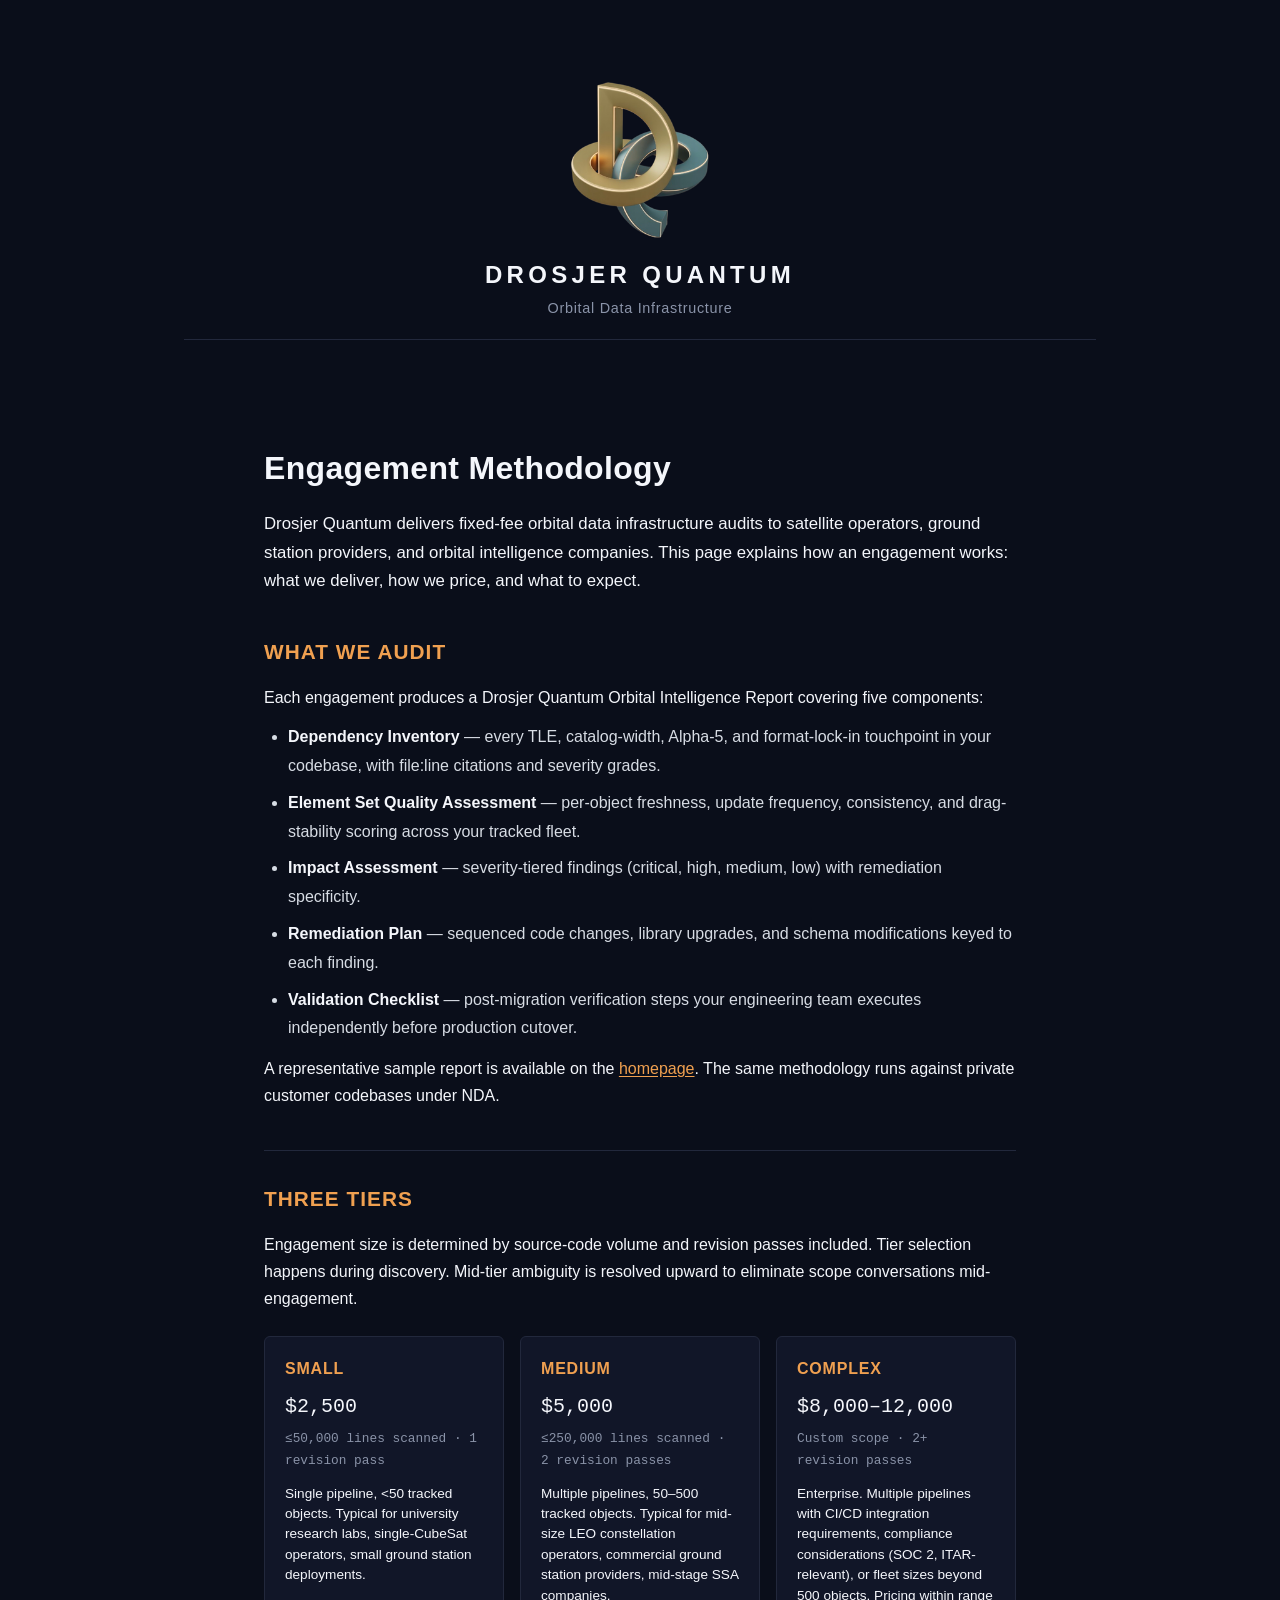
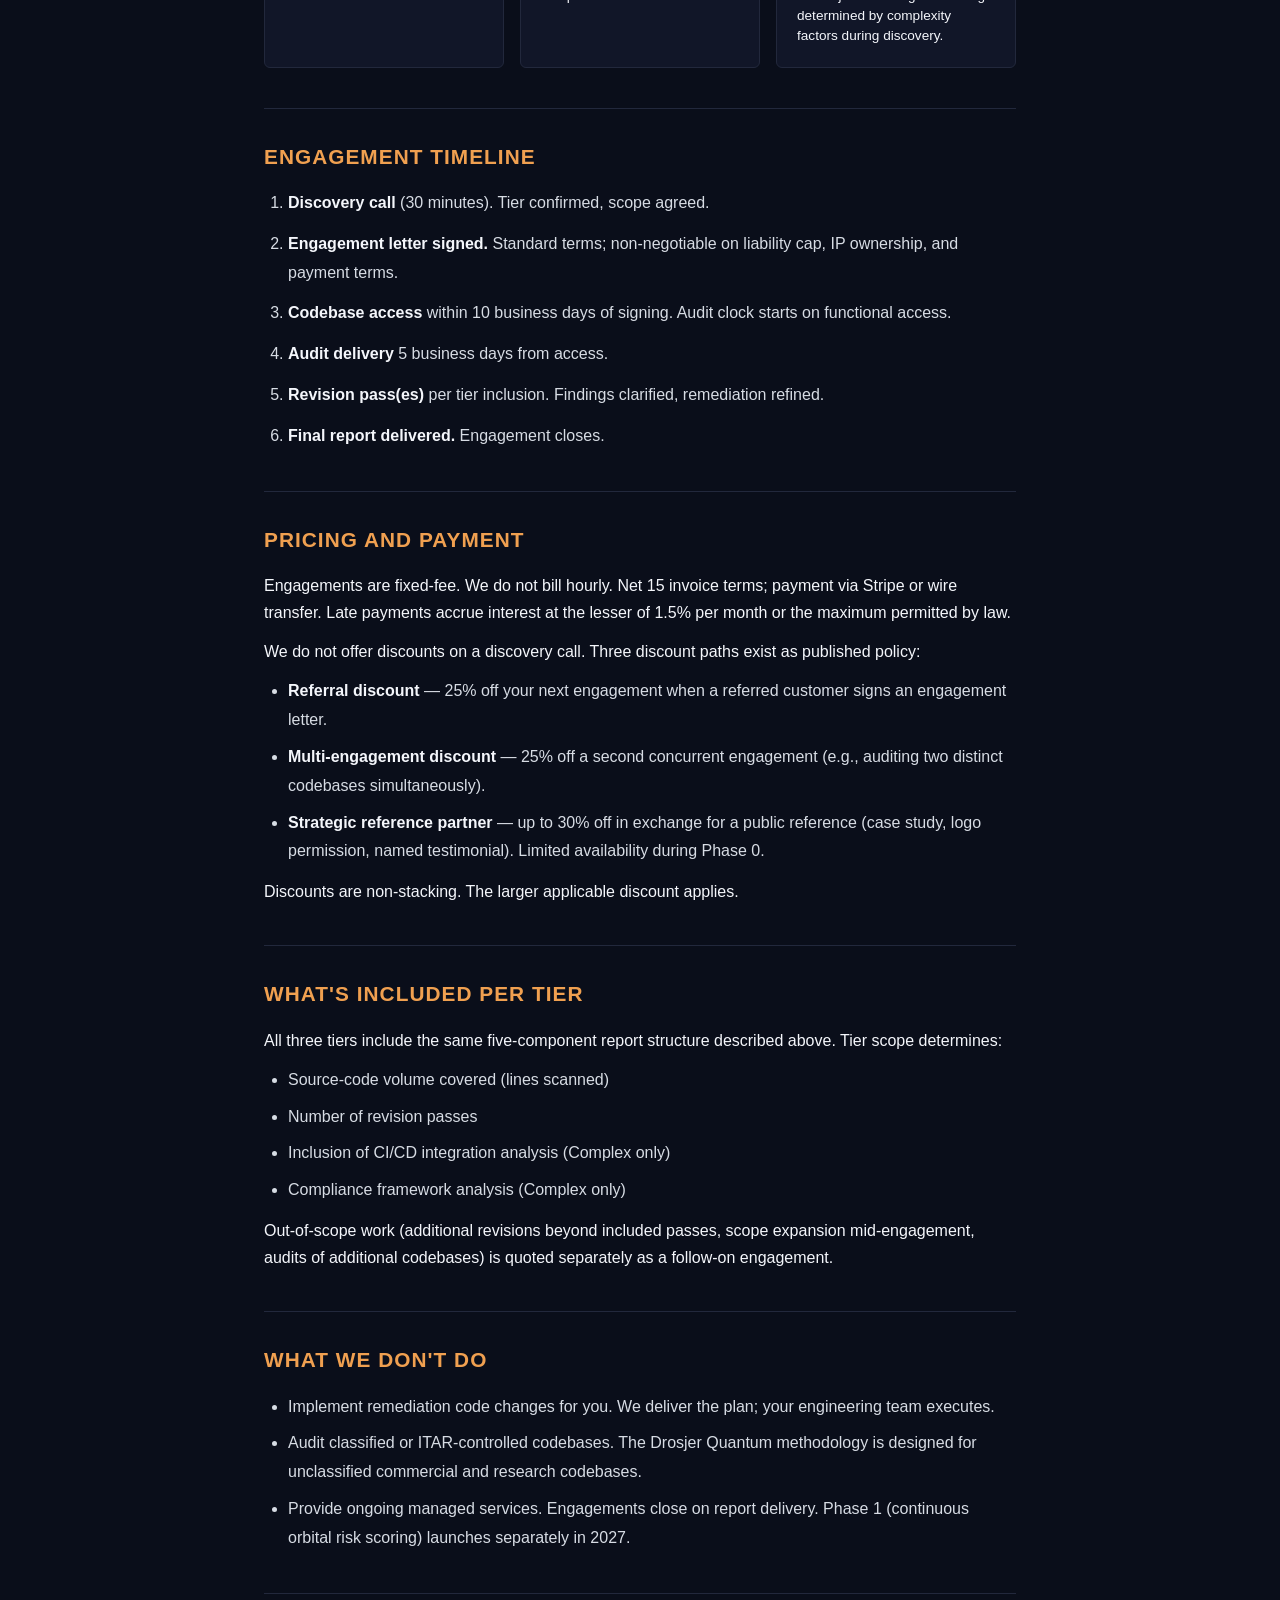
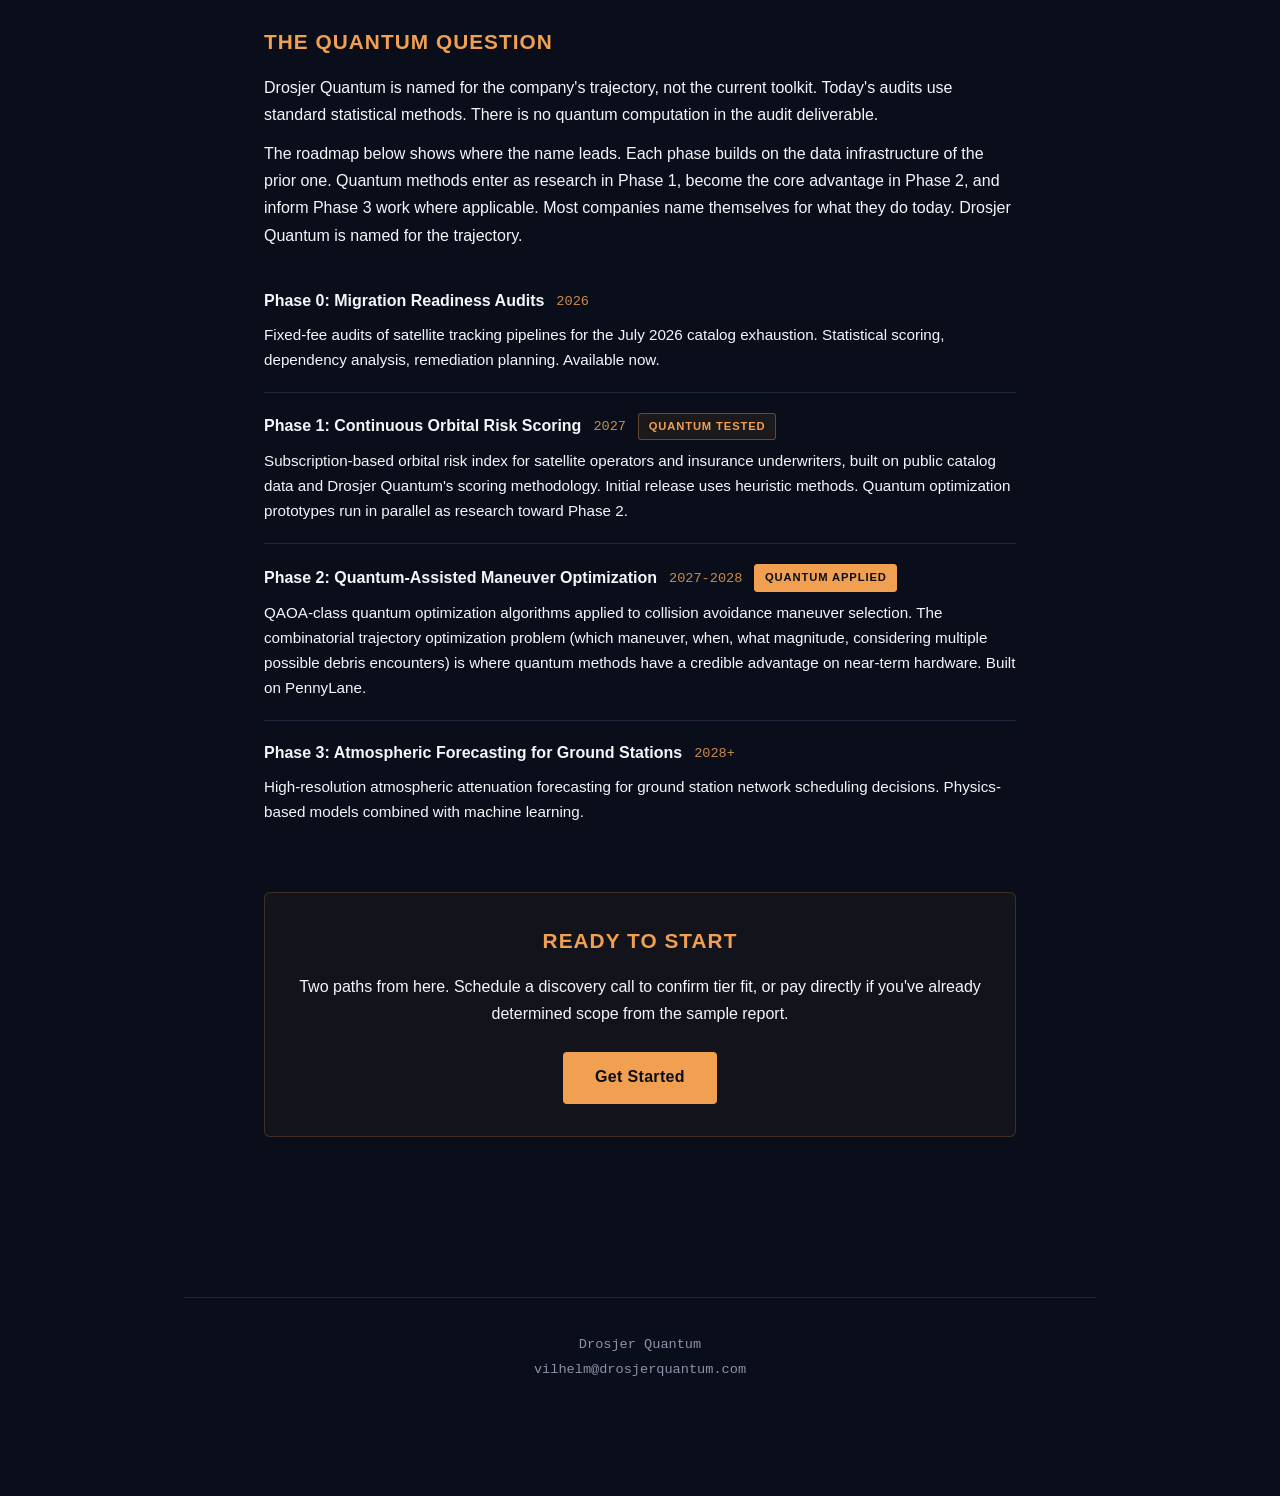
<file: methodology/index.html>
<!DOCTYPE html>
<html lang="en">
<head>
  <meta charset="UTF-8">
  <meta name="viewport" content="width=device-width, initial-scale=1.0">
  <title>Engagement Methodology &mdash; Drosjer Quantum</title>
  <meta name="description" content="How a Drosjer Quantum OMM Migration Readiness Audit engagement works: deliverables, tier structure, timeline, and pricing philosophy.">
  <link rel="icon" type="image/x-icon" href="/assets/favicon.ico">
  <link rel="icon" type="image/png" sizes="32x32" href="/assets/favicon-32.png">
  <link rel="apple-touch-icon" sizes="256x256" href="/assets/logo-256.png">
  <link rel="stylesheet" href="/style.css">
  <link rel="stylesheet" href="/methodology/methodology.css">
</head>
<body>
  <header class="site-header">
    <a href="/" class="header-link">
      <img src="/assets/logo-256.png" alt="Drosjer Quantum logo" class="site-logo">
      <div class="site-wordmark">
        <h1>DROSJER QUANTUM</h1>
        <p class="tagline">Orbital Data Infrastructure</p>
      </div>
    </a>
  </header>

  <main class="methodology-main">

    <h2 class="page-heading">Engagement Methodology</h2>

    <p class="intro-paragraph">
      Drosjer Quantum delivers fixed-fee orbital data infrastructure
      audits to satellite operators, ground station providers, and
      orbital intelligence companies. This page explains how an
      engagement works: what we deliver, how we price, and what to
      expect.
    </p>

    <section class="method-section">
      <h3>What We Audit</h3>
      <p>
        Each engagement produces a Drosjer Quantum Orbital Intelligence
        Report covering five components:
      </p>
      <ul>
        <li><strong>Dependency Inventory</strong> &mdash; every TLE, catalog-width, Alpha-5, and format-lock-in touchpoint in your codebase, with file:line citations and severity grades.</li>
        <li><strong>Element Set Quality Assessment</strong> &mdash; per-object freshness, update frequency, consistency, and drag-stability scoring across your tracked fleet.</li>
        <li><strong>Impact Assessment</strong> &mdash; severity-tiered findings (critical, high, medium, low) with remediation specificity.</li>
        <li><strong>Remediation Plan</strong> &mdash; sequenced code changes, library upgrades, and schema modifications keyed to each finding.</li>
        <li><strong>Validation Checklist</strong> &mdash; post-migration verification steps your engineering team executes independently before production cutover.</li>
      </ul>
      <p>
        A representative sample report is available on the
        <a href="/">homepage</a>. The same methodology runs against
        private customer codebases under NDA.
      </p>
    </section>

    <section class="method-section">
      <h3>Three Tiers</h3>
      <p>
        Engagement size is determined by source-code volume and revision
        passes included. Tier selection happens during discovery. Mid-tier
        ambiguity is resolved upward to eliminate scope conversations
        mid-engagement.
      </p>

      <div class="methodology-tiers">

        <div class="method-tier">
          <h4>Small</h4>
          <p class="tier-fee">$2,500</p>
          <p class="tier-volume">&le;50,000 lines scanned &middot; 1 revision pass</p>
          <p class="tier-fit">Single pipeline, &lt;50 tracked objects. Typical for university research labs, single-CubeSat operators, small ground station deployments.</p>
        </div>

        <div class="method-tier">
          <h4>Medium</h4>
          <p class="tier-fee">$5,000</p>
          <p class="tier-volume">&le;250,000 lines scanned &middot; 2 revision passes</p>
          <p class="tier-fit">Multiple pipelines, 50&ndash;500 tracked objects. Typical for mid-size LEO constellation operators, commercial ground station providers, mid-stage SSA companies.</p>
        </div>

        <div class="method-tier">
          <h4>Complex</h4>
          <p class="tier-fee">$8,000&ndash;12,000</p>
          <p class="tier-volume">Custom scope &middot; 2+ revision passes</p>
          <p class="tier-fit">Enterprise. Multiple pipelines with CI/CD integration requirements, compliance considerations (SOC 2, ITAR-relevant), or fleet sizes beyond 500 objects. Pricing within range determined by complexity factors during discovery.</p>
        </div>

      </div>
    </section>

    <section class="method-section">
      <h3>Engagement Timeline</h3>
      <ol class="timeline">
        <li><strong>Discovery call</strong> (30 minutes). Tier confirmed, scope agreed.</li>
        <li><strong>Engagement letter signed.</strong> Standard terms; non-negotiable on liability cap, IP ownership, and payment terms.</li>
        <li><strong>Codebase access</strong> within 10 business days of signing. Audit clock starts on functional access.</li>
        <li><strong>Audit delivery</strong> 5 business days from access.</li>
        <li><strong>Revision pass(es)</strong> per tier inclusion. Findings clarified, remediation refined.</li>
        <li><strong>Final report delivered.</strong> Engagement closes.</li>
      </ol>
    </section>

    <section class="method-section">
      <h3>Pricing and Payment</h3>
      <p>
        Engagements are fixed-fee. We do not bill hourly. Net 15 invoice
        terms; payment via Stripe or wire transfer. Late payments accrue
        interest at the lesser of 1.5% per month or the maximum permitted
        by law.
      </p>
      <p>
        We do not offer discounts on a discovery call. Three discount
        paths exist as published policy:
      </p>
      <ul>
        <li><strong>Referral discount</strong> &mdash; 25% off your next engagement when a referred customer signs an engagement letter.</li>
        <li><strong>Multi-engagement discount</strong> &mdash; 25% off a second concurrent engagement (e.g., auditing two distinct codebases simultaneously).</li>
        <li><strong>Strategic reference partner</strong> &mdash; up to 30% off in exchange for a public reference (case study, logo permission, named testimonial). Limited availability during Phase 0.</li>
      </ul>
      <p>
        Discounts are non-stacking. The larger applicable discount applies.
      </p>
    </section>

    <section class="method-section">
      <h3>What's Included Per Tier</h3>
      <p>
        All three tiers include the same five-component report
        structure described above. Tier scope determines:
      </p>
      <ul>
        <li>Source-code volume covered (lines scanned)</li>
        <li>Number of revision passes</li>
        <li>Inclusion of CI/CD integration analysis (Complex only)</li>
        <li>Compliance framework analysis (Complex only)</li>
      </ul>
      <p>
        Out-of-scope work (additional revisions beyond included passes,
        scope expansion mid-engagement, audits of additional codebases)
        is quoted separately as a follow-on engagement.
      </p>
    </section>

    <section class="method-section">
      <h3>What We Don't Do</h3>
      <ul>
        <li>Implement remediation code changes for you. We deliver the plan; your engineering team executes.</li>
        <li>Audit classified or ITAR-controlled codebases. The Drosjer Quantum methodology is designed for unclassified commercial and research codebases.</li>
        <li>Provide ongoing managed services. Engagements close on report delivery. Phase 1 (continuous orbital risk scoring) launches separately in 2027.</li>
      </ul>
    </section>

    <section class="method-section">
      <h3>The Quantum Question</h3>

      <p>
        Drosjer Quantum is named for the company's trajectory, not the
        current toolkit. Today's audits use standard statistical methods.
        There is no quantum computation in the audit deliverable.
      </p>

      <p>
        The roadmap below shows where the name leads. Each phase builds
        on the data infrastructure of the prior one. Quantum methods
        enter as research in Phase 1, become the core advantage in
        Phase 2, and inform Phase 3 work where applicable. Most companies
        name themselves for what they do today. Drosjer Quantum is named
        for the trajectory.
      </p>

      <div class="phase-roadmap">

        <div class="phase-item">
          <div class="phase-header">
            <h4>Phase 0: Migration Readiness Audits</h4>
            <span class="phase-year">2026</span>
          </div>
          <p>
            Fixed-fee audits of satellite tracking pipelines for the
            July 2026 catalog exhaustion. Statistical scoring, dependency
            analysis, remediation planning. Available now.
          </p>
        </div>

        <div class="phase-item">
          <div class="phase-header">
            <h4>Phase 1: Continuous Orbital Risk Scoring</h4>
            <span class="phase-year">2027</span>
            <span class="phase-badge phase-badge-tested">Quantum Tested</span>
          </div>
          <p>
            Subscription-based orbital risk index for satellite operators
            and insurance underwriters, built on public catalog data and
            Drosjer Quantum's scoring methodology. Initial release uses
            heuristic methods. Quantum optimization prototypes run in
            parallel as research toward Phase 2.
          </p>
        </div>

        <div class="phase-item">
          <div class="phase-header">
            <h4>Phase 2: Quantum-Assisted Maneuver Optimization</h4>
            <span class="phase-year">2027-2028</span>
            <span class="phase-badge phase-badge-applied">Quantum Applied</span>
          </div>
          <p>
            QAOA-class quantum optimization algorithms applied to
            collision avoidance maneuver selection. The combinatorial
            trajectory optimization problem (which maneuver, when, what
            magnitude, considering multiple possible debris encounters)
            is where quantum methods have a credible advantage on
            near-term hardware. Built on PennyLane.
          </p>
        </div>

        <div class="phase-item">
          <div class="phase-header">
            <h4>Phase 3: Atmospheric Forecasting for Ground Stations</h4>
            <span class="phase-year">2028+</span>
          </div>
          <p>
            High-resolution atmospheric attenuation forecasting for
            ground station network scheduling decisions. Physics-based
            models combined with machine learning.
          </p>
        </div>

      </div>
    </section>

    <section class="method-section method-cta">
      <h3>Ready to Start</h3>
      <p>
        Two paths from here. Schedule a discovery call to confirm tier
        fit, or pay directly if you've already determined scope from the
        sample report.
      </p>
      <div class="cta-buttons">
        <a href="/start" class="btn-primary">Get Started</a>
      </div>
    </section>

  </main>

  <footer class="site-footer">
    <p>Drosjer Quantum</p>
    <p class="footer-contact">vilhelm@drosjerquantum.com</p>
  </footer>

</body>
</html>
</file>
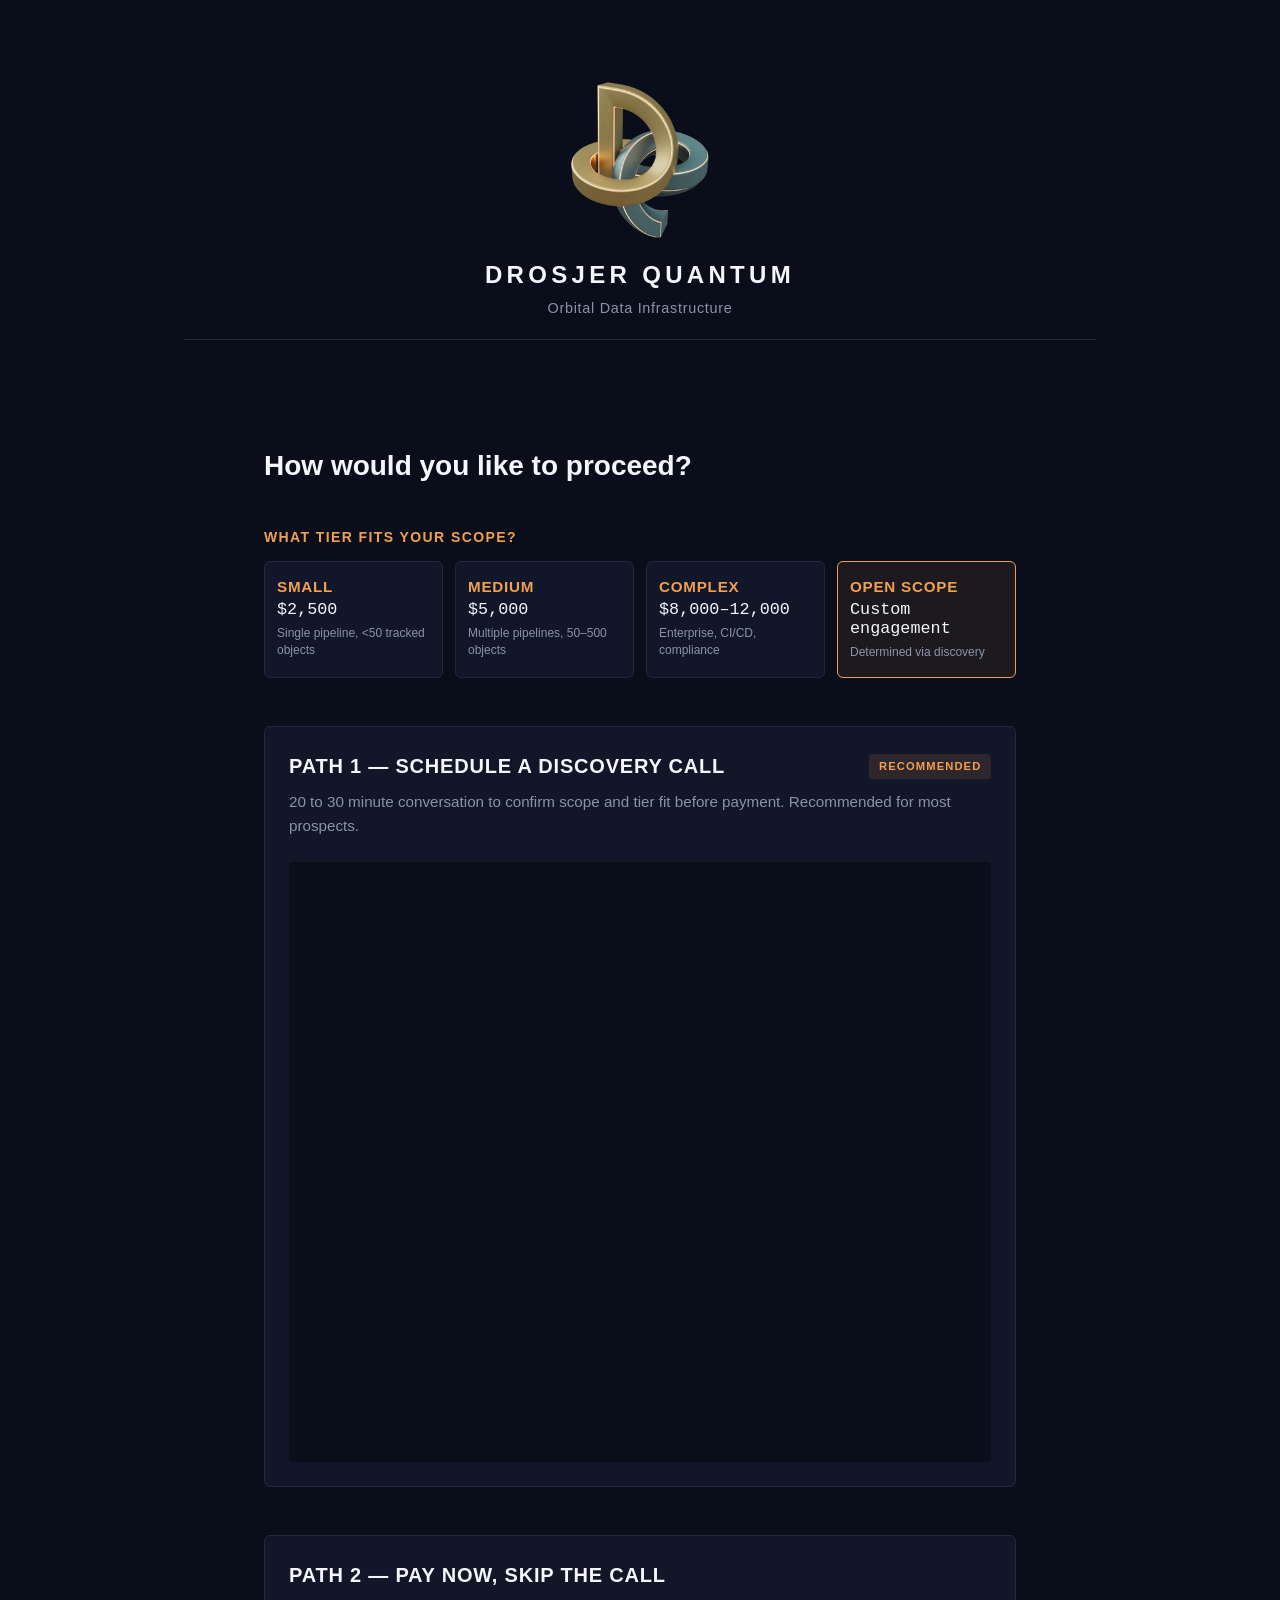
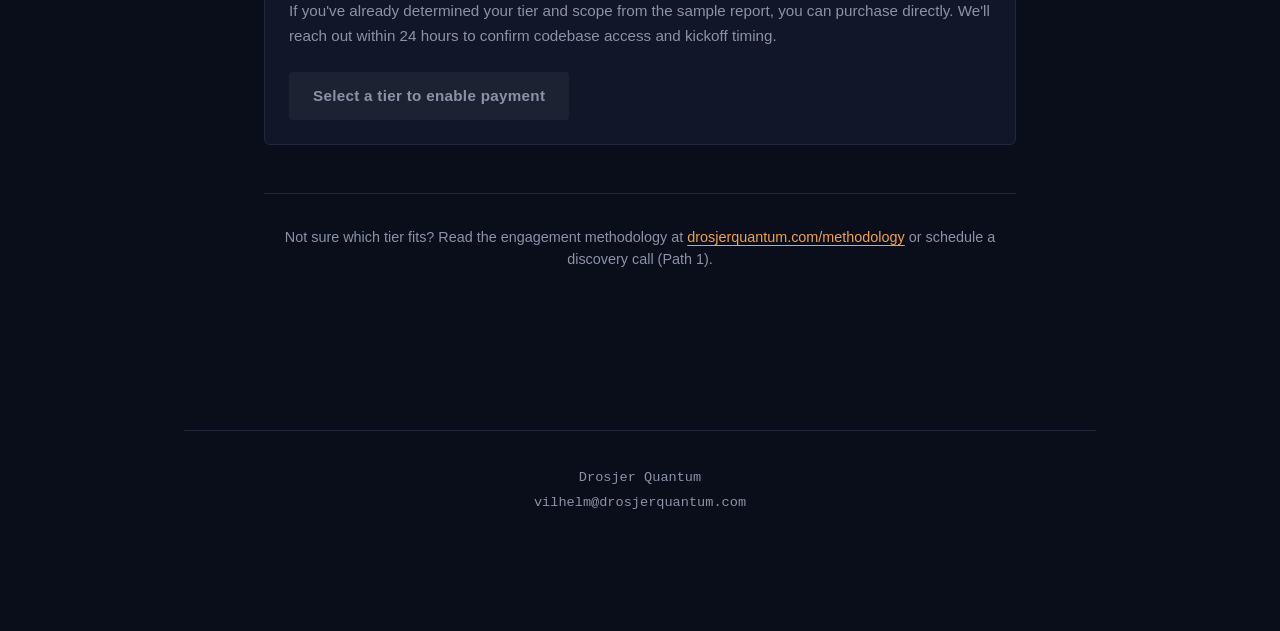
<file: start/index.html>
<!DOCTYPE html>
<html lang="en">
<head>
  <meta charset="UTF-8">
  <meta name="viewport" content="width=device-width, initial-scale=1.0">
  <title>Get Started &mdash; Drosjer Quantum</title>
  <meta name="description" content="Schedule a discovery call or pay directly for an OMM Migration Readiness Audit.">
  <link rel="icon" type="image/x-icon" href="/assets/favicon.ico">
  <link rel="icon" type="image/png" sizes="32x32" href="/assets/favicon-32.png">
  <link rel="apple-touch-icon" sizes="256x256" href="/assets/logo-256.png">
  <link rel="stylesheet" href="/style.css">
  <link rel="stylesheet" href="/start/start.css">
</head>
<body>
  <header class="site-header">
    <a href="/" class="header-link">
      <img src="/assets/logo-256.png" alt="Drosjer Quantum logo" class="site-logo">
      <div class="site-wordmark">
        <h1>DROSJER QUANTUM</h1>
        <p class="tagline">Orbital Data Infrastructure</p>
      </div>
    </a>
  </header>

  <main class="start-main">
    <h2 class="start-heading">How would you like to proceed?</h2>

    <section class="tier-selector">
      <h3 class="section-label">What tier fits your scope?</h3>
      <div class="tier-options" role="radiogroup" aria-label="Engagement tier">
        <button class="tier-option" data-tier="small" role="radio" aria-checked="false" type="button">
          <span class="tier-name">Small</span>
          <span class="tier-price">$2,500</span>
          <span class="tier-detail">Single pipeline, &lt;50 tracked objects</span>
        </button>
        <button class="tier-option" data-tier="medium" role="radio" aria-checked="false" type="button">
          <span class="tier-name">Medium</span>
          <span class="tier-price">$5,000</span>
          <span class="tier-detail">Multiple pipelines, 50&ndash;500 objects</span>
        </button>
        <button class="tier-option" data-tier="complex" role="radio" aria-checked="false" type="button">
          <span class="tier-name">Complex</span>
          <span class="tier-price">$8,000&ndash;12,000</span>
          <span class="tier-detail">Enterprise, CI/CD, compliance</span>
        </button>
        <button class="tier-option tier-tbd" data-tier="tbd" role="radio" aria-checked="true" type="button">
          <span class="tier-name">Open Scope</span>
          <span class="tier-price">Custom engagement</span>
          <span class="tier-detail">Determined via discovery</span>
        </button>
      </div>
    </section>

    <section class="path-1">
      <div class="path-header">
        <h3>Path 1 &mdash; Schedule a Discovery Call</h3>
        <span class="path-badge">Recommended</span>
      </div>
      <p class="path-description">
        20 to 30 minute conversation to confirm scope and tier fit before payment.
        Recommended for most prospects.
      </p>
      <div id="cal-booking-placeholder" class="cal-embed-container">
        <!-- Cal.com inline embed renders here -->
      </div>
    </section>

    <section class="path-2">
      <div class="path-header">
        <h3>Path 2 &mdash; Pay Now, Skip the Call</h3>
      </div>
      <p class="path-description">
        If you've already determined your tier and scope from the sample report,
        you can purchase directly. We'll reach out within 24 hours to confirm
        codebase access and kickoff timing.
      </p>
      <div class="path-2-action">
        <a id="stripe-payment-link"
           href="#"
           class="btn-primary btn-disabled"
           aria-disabled="true">
          Select a tier to enable payment
        </a>
      </div>
      <p class="path-2-note" id="stripe-tier-note" style="display: none;"></p>
    </section>

    <section class="bottom-help">
      <p>
        Not sure which tier fits? Read the engagement methodology at
        <a href="/methodology">drosjerquantum.com/methodology</a>
        or schedule a discovery call (Path 1).
      </p>
    </section>
  </main>

  <footer class="site-footer">
    <p>Drosjer Quantum</p>
    <p class="footer-contact">vilhelm@drosjerquantum.com</p>
  </footer>

  <!-- Cal.com inline embed (official snippet) -->
  <script type="text/javascript">
    (function (C, A, L) {
      let p = function (a, ar) { a.q.push(ar); };
      let d = C.document;
      C.Cal = C.Cal || function () {
        let cal = C.Cal;
        let ar = arguments;
        if (!cal.loaded) {
          cal.ns = {};
          cal.q = cal.q || [];
          d.head.appendChild(d.createElement("script")).src = A;
          cal.loaded = true;
        }
        if (ar[0] === L) {
          const api = function () { p(api, arguments); };
          const namespace = ar[1];
          api.q = api.q || [];
          if (typeof namespace === "string") {
            cal.ns[namespace] = cal.ns[namespace] || api;
            p(cal.ns[namespace], ar);
            p(cal, ["initNamespace", namespace]);
          } else { p(cal, ar); }
          return;
        }
        p(cal, ar);
      };
    })(window, "https://app.cal.com/embed/embed.js", "init");

    Cal("init", "discovery-call", { origin: "https://cal.com" });

    Cal.ns["discovery-call"]("inline", {
      elementOrSelector: "#cal-booking-placeholder",
      config: { layout: "month_view" },
      calLink: "vilhelm-drosjer/discovery-call"
    });

    Cal.ns["discovery-call"]("ui", {
      hideEventTypeDetails: false,
      layout: "month_view"
    });
  </script>

  <script src="/start/start.js"></script>
</body>
</html>
</file>
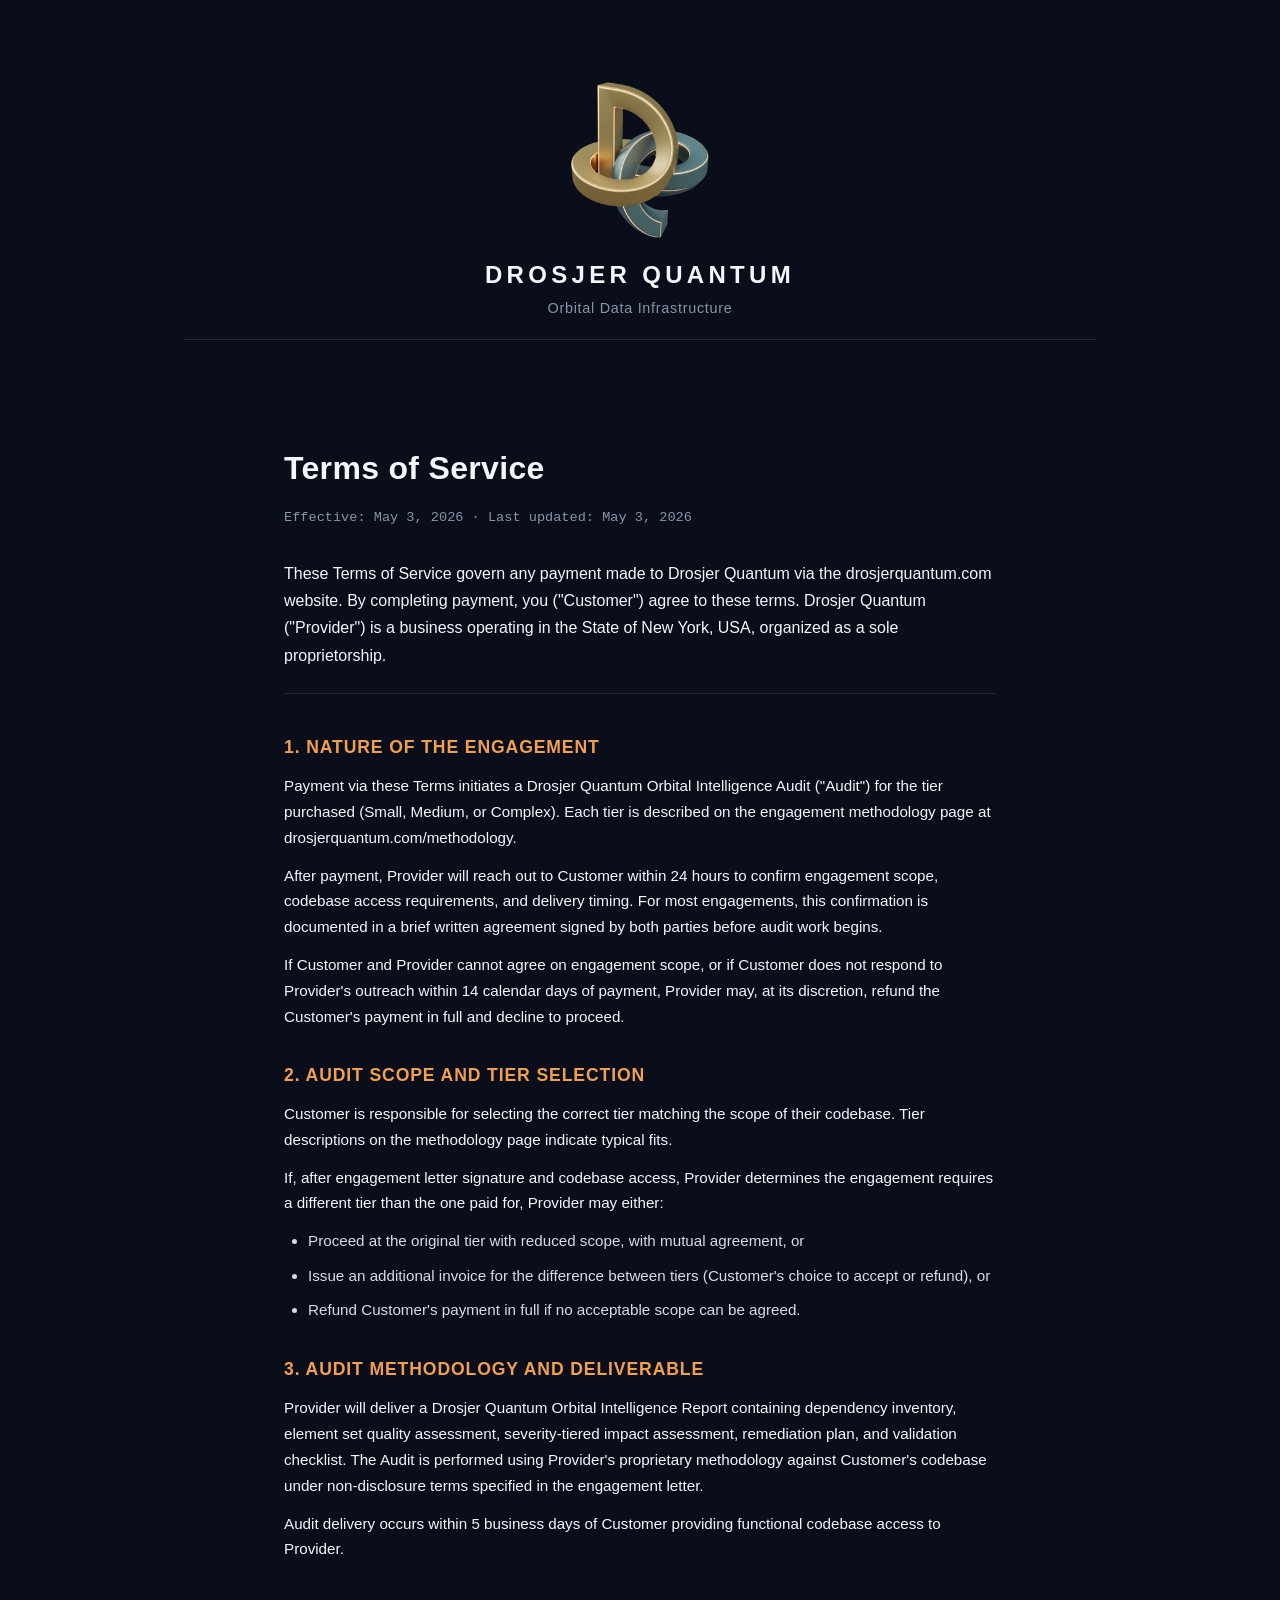
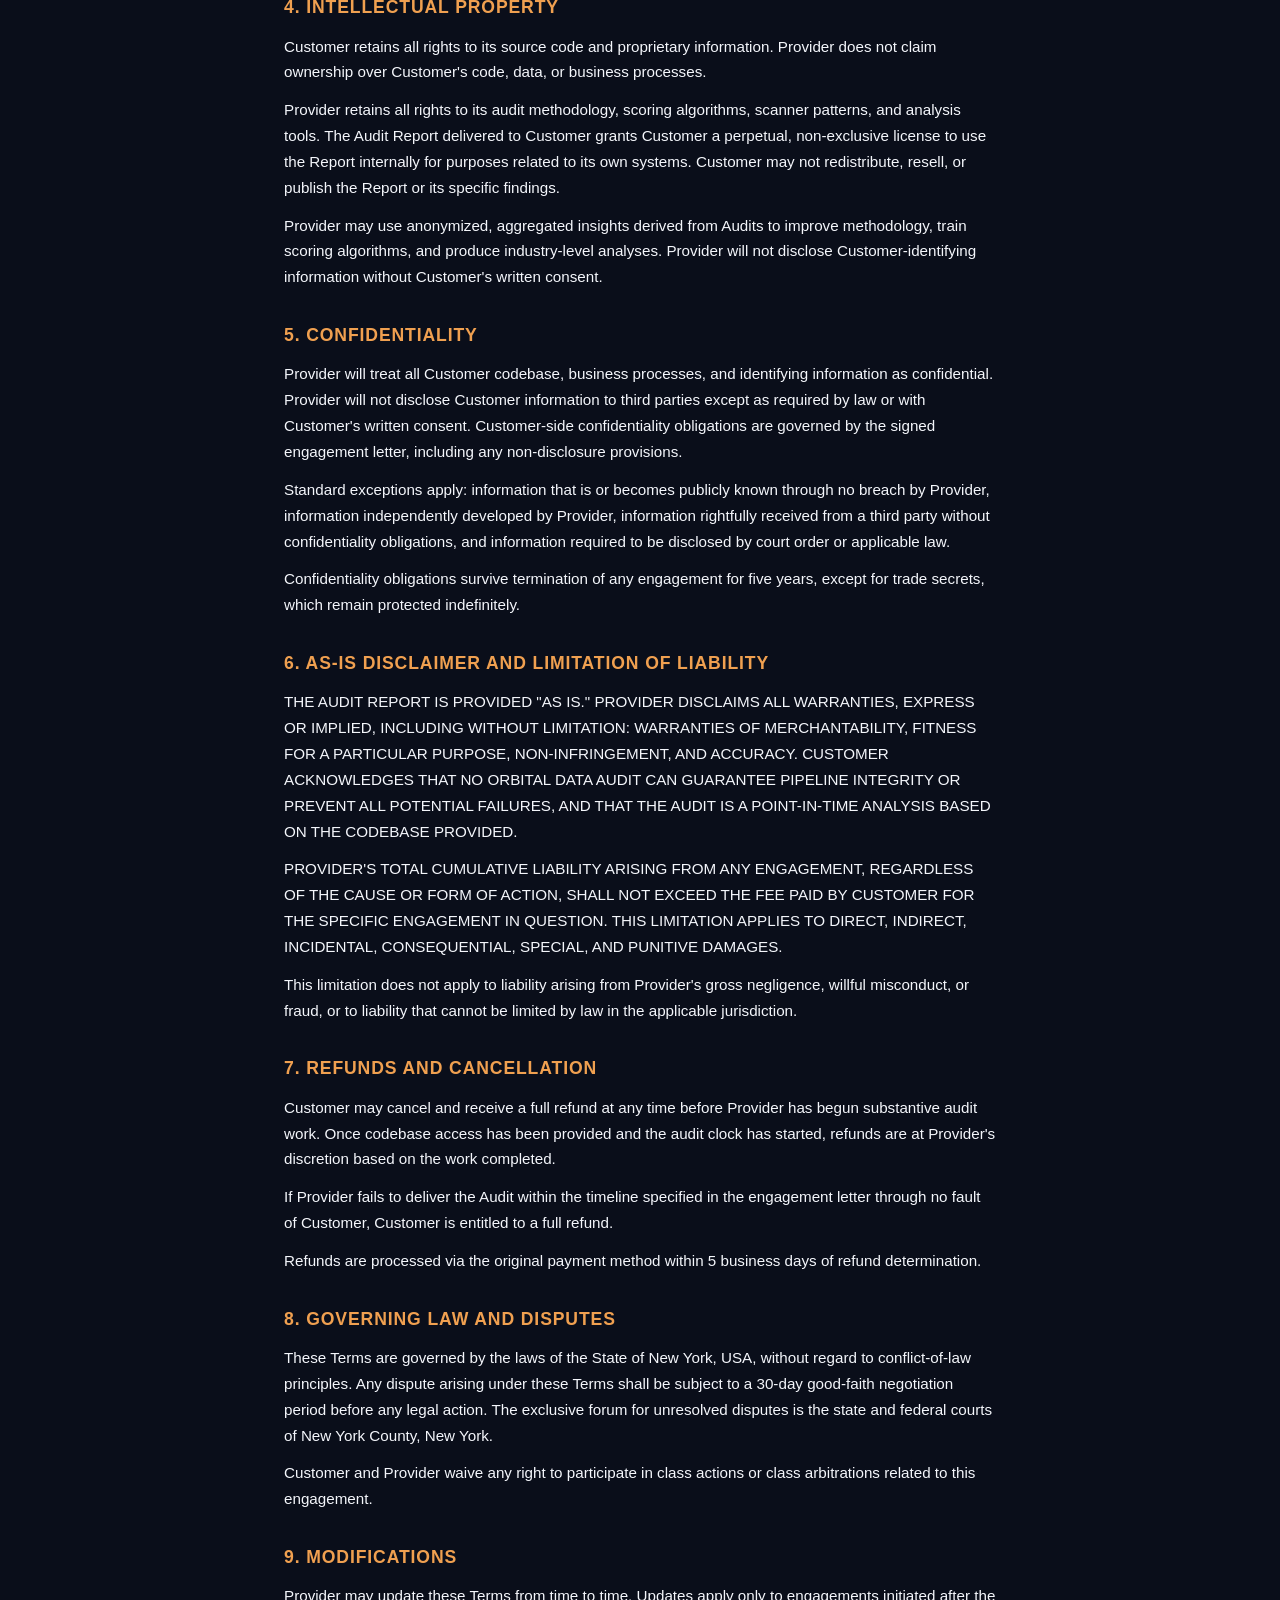
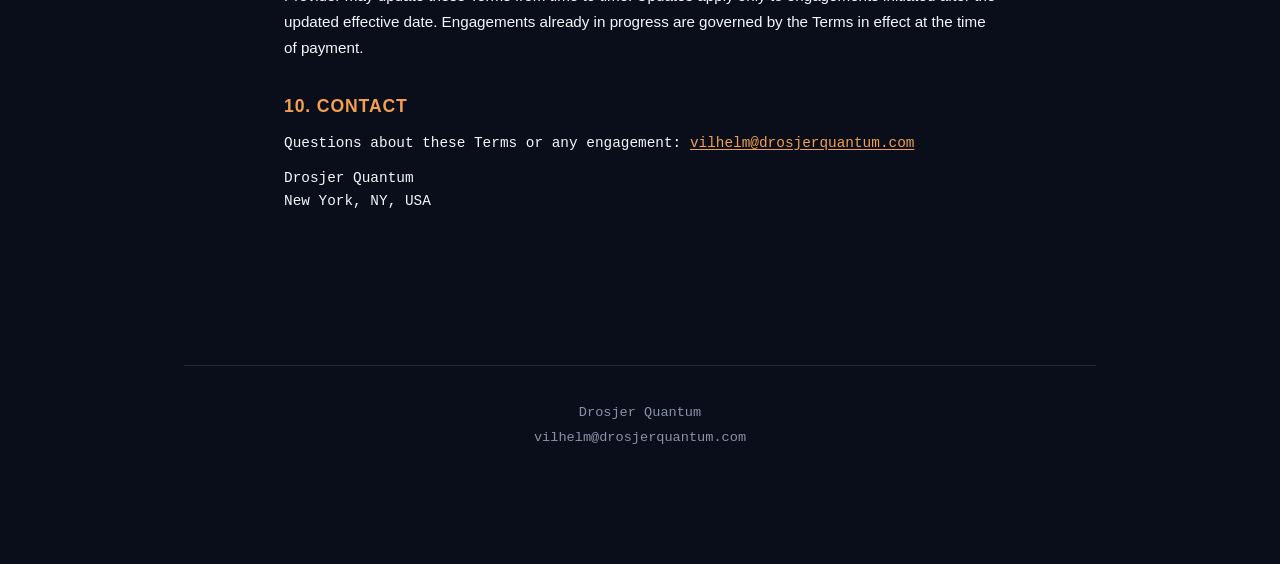
<file: terms/index.html>
<!DOCTYPE html>
<html lang="en">
<head>
  <meta charset="UTF-8">
  <meta name="viewport" content="width=device-width, initial-scale=1.0">
  <title>Terms of Service &mdash; Drosjer Quantum</title>
  <meta name="description" content="Terms of Service for self-serve audits purchased via drosjerquantum.com.">
  <link rel="icon" type="image/x-icon" href="/assets/favicon.ico">
  <link rel="icon" type="image/png" sizes="32x32" href="/assets/favicon-32.png">
  <link rel="apple-touch-icon" sizes="256x256" href="/assets/logo-256.png">
  <link rel="stylesheet" href="/style.css">
  <link rel="stylesheet" href="/terms/terms.css">
</head>
<body>
  <header class="site-header">
    <a href="/" class="header-link">
      <img src="/assets/logo-256.png" alt="Drosjer Quantum logo" class="site-logo">
      <div class="site-wordmark">
        <h1>DROSJER QUANTUM</h1>
        <p class="tagline">Orbital Data Infrastructure</p>
      </div>
    </a>
  </header>

  <main class="terms-main">

    <h2 class="page-heading">Terms of Service</h2>

    <p class="effective-date">Effective: May 3, 2026 &middot; Last updated: May 3, 2026</p>

    <p class="intro-paragraph">
      These Terms of Service govern any payment made to Drosjer Quantum via the drosjerquantum.com website. By completing payment, you ("Customer") agree to these terms. Drosjer Quantum ("Provider") is a business operating in the State of New York, USA, organized as a sole proprietorship.
    </p>

    <section class="terms-section">
      <h3>1. Nature of the Engagement</h3>
      <p>
        Payment via these Terms initiates a Drosjer Quantum Orbital Intelligence Audit ("Audit") for the tier purchased (Small, Medium, or Complex). Each tier is described on the engagement methodology page at drosjerquantum.com/methodology.
      </p>
      <p>
        After payment, Provider will reach out to Customer within 24 hours to confirm engagement scope, codebase access requirements, and delivery timing. For most engagements, this confirmation is documented in a brief written agreement signed by both parties before audit work begins.
      </p>
      <p>
        If Customer and Provider cannot agree on engagement scope, or if Customer does not respond to Provider's outreach within 14 calendar days of payment, Provider may, at its discretion, refund the Customer's payment in full and decline to proceed.
      </p>
    </section>

    <section class="terms-section">
      <h3>2. Audit Scope and Tier Selection</h3>
      <p>
        Customer is responsible for selecting the correct tier matching the scope of their codebase. Tier descriptions on the methodology page indicate typical fits.
      </p>
      <p>
        If, after engagement letter signature and codebase access, Provider determines the engagement requires a different tier than the one paid for, Provider may either:
      </p>
      <ul>
        <li>Proceed at the original tier with reduced scope, with mutual agreement, or</li>
        <li>Issue an additional invoice for the difference between tiers (Customer's choice to accept or refund), or</li>
        <li>Refund Customer's payment in full if no acceptable scope can be agreed.</li>
      </ul>
    </section>

    <section class="terms-section">
      <h3>3. Audit Methodology and Deliverable</h3>
      <p>
        Provider will deliver a Drosjer Quantum Orbital Intelligence Report containing dependency inventory, element set quality assessment, severity-tiered impact assessment, remediation plan, and validation checklist. The Audit is performed using Provider's proprietary methodology against Customer's codebase under non-disclosure terms specified in the engagement letter.
      </p>
      <p>
        Audit delivery occurs within 5 business days of Customer providing functional codebase access to Provider.
      </p>
    </section>

    <section class="terms-section">
      <h3>4. Intellectual Property</h3>
      <p>
        Customer retains all rights to its source code and proprietary information. Provider does not claim ownership over Customer's code, data, or business processes.
      </p>
      <p>
        Provider retains all rights to its audit methodology, scoring algorithms, scanner patterns, and analysis tools. The Audit Report delivered to Customer grants Customer a perpetual, non-exclusive license to use the Report internally for purposes related to its own systems. Customer may not redistribute, resell, or publish the Report or its specific findings.
      </p>
      <p>
        Provider may use anonymized, aggregated insights derived from Audits to improve methodology, train scoring algorithms, and produce industry-level analyses. Provider will not disclose Customer-identifying information without Customer's written consent.
      </p>
    </section>

    <section class="terms-section">
      <h3>5. Confidentiality</h3>
      <p>
        Provider will treat all Customer codebase, business processes, and identifying information as confidential. Provider will not disclose Customer information to third parties except as required by law or with Customer's written consent. Customer-side confidentiality obligations are governed by the signed engagement letter, including any non-disclosure provisions.
      </p>
      <p>
        Standard exceptions apply: information that is or becomes publicly known through no breach by Provider, information independently developed by Provider, information rightfully received from a third party without confidentiality obligations, and information required to be disclosed by court order or applicable law.
      </p>
      <p>
        Confidentiality obligations survive termination of any engagement for five years, except for trade secrets, which remain protected indefinitely.
      </p>
    </section>

    <section class="terms-section">
      <h3>6. AS-IS Disclaimer and Limitation of Liability</h3>
      <p>
        THE AUDIT REPORT IS PROVIDED "AS IS." PROVIDER DISCLAIMS ALL WARRANTIES, EXPRESS OR IMPLIED, INCLUDING WITHOUT LIMITATION: WARRANTIES OF MERCHANTABILITY, FITNESS FOR A PARTICULAR PURPOSE, NON-INFRINGEMENT, AND ACCURACY. CUSTOMER ACKNOWLEDGES THAT NO ORBITAL DATA AUDIT CAN GUARANTEE PIPELINE INTEGRITY OR PREVENT ALL POTENTIAL FAILURES, AND THAT THE AUDIT IS A POINT-IN-TIME ANALYSIS BASED ON THE CODEBASE PROVIDED.
      </p>
      <p>
        PROVIDER'S TOTAL CUMULATIVE LIABILITY ARISING FROM ANY ENGAGEMENT, REGARDLESS OF THE CAUSE OR FORM OF ACTION, SHALL NOT EXCEED THE FEE PAID BY CUSTOMER FOR THE SPECIFIC ENGAGEMENT IN QUESTION. THIS LIMITATION APPLIES TO DIRECT, INDIRECT, INCIDENTAL, CONSEQUENTIAL, SPECIAL, AND PUNITIVE DAMAGES.
      </p>
      <p>
        This limitation does not apply to liability arising from Provider's gross negligence, willful misconduct, or fraud, or to liability that cannot be limited by law in the applicable jurisdiction.
      </p>
    </section>

    <section class="terms-section">
      <h3>7. Refunds and Cancellation</h3>
      <p>
        Customer may cancel and receive a full refund at any time before Provider has begun substantive audit work. Once codebase access has been provided and the audit clock has started, refunds are at Provider's discretion based on the work completed.
      </p>
      <p>
        If Provider fails to deliver the Audit within the timeline specified in the engagement letter through no fault of Customer, Customer is entitled to a full refund.
      </p>
      <p>
        Refunds are processed via the original payment method within 5 business days of refund determination.
      </p>
    </section>

    <section class="terms-section">
      <h3>8. Governing Law and Disputes</h3>
      <p>
        These Terms are governed by the laws of the State of New York, USA, without regard to conflict-of-law principles. Any dispute arising under these Terms shall be subject to a 30-day good-faith negotiation period before any legal action. The exclusive forum for unresolved disputes is the state and federal courts of New York County, New York.
      </p>
      <p>
        Customer and Provider waive any right to participate in class actions or class arbitrations related to this engagement.
      </p>
    </section>

    <section class="terms-section">
      <h3>9. Modifications</h3>
      <p>
        Provider may update these Terms from time to time. Updates apply only to engagements initiated after the updated effective date. Engagements already in progress are governed by the Terms in effect at the time of payment.
      </p>
    </section>

    <section class="terms-section terms-contact">
      <h3>10. Contact</h3>
      <p>
        Questions about these Terms or any engagement: <a href="mailto:vilhelm@drosjerquantum.com">vilhelm@drosjerquantum.com</a>
      </p>
      <p>
        Drosjer Quantum<br>
        New York, NY, USA
      </p>
    </section>

  </main>

  <footer class="site-footer">
    <p>Drosjer Quantum</p>
    <p class="footer-contact">vilhelm@drosjerquantum.com</p>
  </footer>

</body>
</html>
</file>
<file: style.css>
/* Drosjer Quantum landing — Bloomberg-terminal aesthetic.
   Dark ink on near-black, monospace accents on data, no gradients or
   illustrations. Data density signals seriousness. */

:root {
  --bg:            #0a0e1a;
  --bg-raised:    #111628;
  --border:        #22283c;
  --text:          #d7dce4;
  --text-dim:     #8a93a8;
  --text-strong: #f4f6fb;
  --accent:        #f0a050;   /* warm amber — Bloomberg tickers */
  --accent-soft: #f7c989;
  --danger:        #e04444;
  --mono:         "SF Mono", "JetBrains Mono", Menlo, Consolas, monospace;
}

* { box-sizing: border-box; }

html, body {
  margin: 0;
  padding: 0;
  background: var(--bg);
  color: var(--text);
  font-family: -apple-system, BlinkMacSystemFont, "Segoe UI", Roboto, Helvetica,
               Arial, sans-serif;
  font-size: 16px;
  line-height: 1.55;
  -webkit-font-smoothing: antialiased;
}

body {
  max-width: 960px;
  margin: 0 auto;
  padding: 3rem 1.5rem 5rem;
}

/* Header */
header {
  border-bottom: 1px solid var(--border);
  padding-bottom: 1.2rem;
  margin-bottom: 2.5rem;
}

.site-header {
  display: flex;
  flex-direction: column;
  align-items: center;
  text-align: center;
  gap: 1rem;
  padding-top: 2rem;
}

.site-logo {
  width: 160px;
  height: auto;
  flex-shrink: 0;
  display: block;
}

.site-wordmark {
  display: flex;
  flex-direction: column;
  align-items: center;
  min-width: 0;
}

header h1 {
  font-size: 1.5rem;
  font-weight: 800;
  letter-spacing: 0.18em;
  margin: 0;
  color: var(--text-strong);
  text-transform: uppercase;
}

.tagline {
  margin: 0.25rem 0 0;
  color: var(--text-dim);
  font-size: 0.9rem;
  letter-spacing: 0.05em;
}

/* Section scaffolding */
section {
  margin: 2.5rem 0;
}

section h2 {
  font-size: 1.8rem;
  font-weight: 700;
  line-height: 1.3;
  color: var(--text-strong);
  margin: 0 0 1rem;
}

section h3 {
  font-size: 1.15rem;
  font-weight: 700;
  letter-spacing: 0.04em;
  text-transform: uppercase;
  color: var(--accent);
  margin: 0 0 1rem;
}

section p, section li {
  color: var(--text);
  margin-top: 0;
}

/* Hero */
.hero h2 {
  font-size: 2rem;
  font-weight: 800;
  line-height: 1.2;
}

.hero-meta {
  font-family: var(--mono);
  font-size: 0.95rem;
  color: var(--accent);
  margin: 1.25rem 0 1.75rem;
}

#days-counter {
  color: var(--accent-soft);
  font-weight: 700;
}

.cta {
  display: inline-block;
  background: var(--accent);
  color: var(--bg);
  font-weight: 700;
  padding: 0.85rem 1.5rem;
  text-decoration: none;
  letter-spacing: 0.04em;
  border: 1px solid var(--accent);
}

.cta:hover {
  background: var(--accent-soft);
  border-color: var(--accent-soft);
}

/* Three-column data blocks */
.cols-3 {
  display: grid;
  grid-template-columns: repeat(3, 1fr);
  gap: 1.2rem;
  margin: 1rem 0 1.25rem;
}

.cols-3 > div {
  background: var(--bg-raised);
  border: 1px solid var(--border);
  padding: 1rem 1.1rem;
}

.cols-3 strong {
  display: block;
  font-family: var(--mono);
  font-size: 1.75rem;
  color: var(--text-strong);
  margin-bottom: 0.25rem;
  line-height: 1.1;
}

.cols-3 p {
  margin: 0.35rem 0 0;
  color: var(--text-dim);
  font-size: 0.9rem;
}

/* Deliverable + related + about lists */
.deliverable ul,
.related ul {
  padding-left: 1.2rem;
  margin: 0.75rem 0 1rem;
}

.deliverable li,
.related li {
  margin: 0.4rem 0;
}

.deliverable a {
  color: var(--accent);
  text-decoration: underline;
  text-underline-offset: 2px;
}

.deliverable a:hover {
  color: var(--accent-soft);
  opacity: 0.95;
}

/* Methodology callout link. Brute-force selector chain because the prior
   single-class rule was insufficient against either the user-agent default
   :link rule or a stale cached stylesheet. We pin the color across every
   plausible cascade context the link can sit in (any parent section, any
   bare anchor selector matching the href). */
a[href="/methodology"].methodology-link,
body a[href="/methodology"].methodology-link,
.deliverable a.methodology-link,
.deliverable a[href="/methodology"],
body .deliverable a[href="/methodology"],
body .deliverable a.methodology-link,
section.deliverable a[href="/methodology"],
body section.deliverable a.methodology-link {
  color: var(--accent) !important;
  text-decoration: underline !important;
  text-underline-offset: 3px !important;
  font-weight: 500 !important;
}

a[href="/methodology"].methodology-link:hover,
.deliverable a[href="/methodology"]:hover,
body .deliverable a.methodology-link:hover {
  opacity: 0.85 !important;
}

/* Sample */
.sample img {
  display: block;
  max-width: 100%;
  height: auto;
  border: 1px solid var(--border);
  margin: 1rem 0;
  background: var(--bg-raised);
}

.sample a[download] {
  display: inline-block;
  color: var(--accent);
  text-decoration: none;
  border-bottom: 1px solid var(--accent);
  padding: 0.2rem 0;
  font-family: var(--mono);
  font-size: 0.9rem;
}

.sample a[download]:hover {
  color: var(--accent-soft);
  border-color: var(--accent-soft);
}

.sample-note {
  margin-top: 0.9rem;
  font-size: 0.875rem;
  font-style: italic;
  color: var(--text-dim);
  line-height: 1.5;
}

/* Trajectory teaser — replaces the explicit Phase 0 reference with a
   four-rung roadmap (Today / Q3 2026 / 2027 / Future). */
.trajectory-intro {
  margin: 0.5rem 0 0.7rem;
  color: var(--text);
}

.trajectory {
  list-style: none;
  padding-left: 0;
  margin: 0.5rem 0 0.5rem;
}

.trajectory li {
  margin: 0.4rem 0;
  line-height: 1.45;
  padding-left: 0.5rem;
  border-left: 2px solid var(--border);
}

.trajectory strong {
  display: inline-block;
  min-width: 6.5rem;
  color: var(--accent);
  font-family: var(--mono);
  font-size: 0.9rem;
  letter-spacing: 0.04em;
  text-transform: uppercase;
}

/* Pricing */
.pricing .cols-3 strong {
  font-family: inherit;
  font-size: 1.1rem;
  letter-spacing: 0.04em;
  text-transform: uppercase;
  color: var(--accent);
}

.pricing .cols-3 p {
  font-family: var(--mono);
  font-size: 0.95rem;
  color: var(--text);
}

.pricing .cols-3 .tier-detail {
  margin-top: 0.45rem;
  font-size: 0.85rem;
  color: var(--text-dim);
}

/* Pricing cards as anchor — preserves the .cols-3 > div layout while
   making the whole card clickable and keyboard-accessible. */
.pricing .cols-3 a.pricing-card {
  background: var(--bg-raised);
  border: 1px solid var(--border);
  padding: 1rem 1.1rem;
  text-decoration: none;
  color: inherit;
  display: flex;
  flex-direction: column;
  cursor: pointer;
  transition: border-color 0.15s ease, transform 0.15s ease;
}

.pricing .cols-3 a.pricing-card:hover {
  border-color: var(--accent);
  transform: translateY(-1px);
}

.pricing .cols-3 a.pricing-card:hover strong {
  color: var(--accent-soft);
}

.pricing .cols-3 a.pricing-card:focus-visible {
  outline: 2px solid var(--accent);
  outline-offset: 2px;
}

.invoice-note {
  font-size: 0.85rem;
  color: var(--text-dim);
  margin-top: 0.5rem;
}

/* About + footer */
.about a,
footer a {
  color: var(--accent);
  text-decoration: none;
  border-bottom: 1px solid var(--border);
}

.about a:hover,
footer a:hover {
  color: var(--accent-soft);
  border-color: var(--accent-soft);
}

footer {
  border-top: 1px solid var(--border);
  padding-top: 1.25rem;
  margin-top: 3.5rem;
  color: var(--text-dim);
  font-size: 0.88rem;
  font-family: var(--mono);
}

footer p {
  margin: 0.25rem 0;
  color: var(--text-dim);
}

/* Responsive */
@media (max-width: 720px) {
  body { padding: 2rem 1.1rem 3.5rem; }
  .hero h2 { font-size: 1.55rem; }
  section h2 { font-size: 1.4rem; }
  .cols-3 { grid-template-columns: 1fr; }
  .site-header { gap: 0.75rem; padding-top: 1.25rem; }
  .site-logo { width: 120px; height: auto; }
  header h1 { font-size: 1.25rem; letter-spacing: 0.14em; }
  .tagline { font-size: 0.82rem; }
}
</file>
<file: methodology/methodology.css>
/* Drosjer Quantum /methodology page.
   Inherits the dark Bloomberg-terminal aesthetic from /style.css.
   Uses CSS-var fallbacks so the page survives upstream variable
   renames and stays self-contained. */

:root {
  --accent-gold: var(--accent, #f0a050);
  --card-bg: var(--bg-raised, #131722);
  --text-primary: var(--text-strong, #f4f6fb);
}

.header-link {
  display: contents;
  text-decoration: none;
  color: inherit;
}

.methodology-main {
  max-width: 800px;
  margin: 0 auto;
  padding: 2rem 1.5rem 4rem;
}

.page-heading {
  font-size: 2rem;
  margin: 2rem 0 1rem;
  color: var(--text-strong);
  font-weight: 800;
  letter-spacing: 0.01em;
}

.intro-paragraph {
  font-size: 1.05rem;
  line-height: 1.7;
  color: var(--text-strong);
  margin-bottom: 2.5rem;
}

.method-section {
  margin: 2.5rem 0;
  padding-top: 2rem;
  border-top: 1px solid var(--border, rgba(255,255,255,0.06));
}

.method-section:first-of-type {
  border-top: none;
  padding-top: 0;
}

.method-section h3 {
  font-size: 1.3rem;
  margin: 0 0 1rem;
  color: var(--accent-gold);
  text-transform: uppercase;
  letter-spacing: 0.05em;
  font-weight: 700;
}

.method-section h4 {
  font-size: 1rem;
  margin: 0 0 0.5rem;
  color: var(--accent-gold);
  text-transform: uppercase;
  letter-spacing: 0.05em;
  font-weight: 700;
}

.method-section p {
  color: var(--text-strong);
  line-height: 1.7;
  margin: 0.75rem 0;
}

.method-section ul,
.method-section ol {
  color: var(--text-strong);
  line-height: 1.8;
  padding-left: 1.5rem;
  margin: 0.75rem 0;
}

.method-section li {
  margin-bottom: 0.5rem;
}

.method-section strong {
  color: var(--text-strong);
  font-weight: 700;
}

.method-section a {
  color: var(--accent-gold);
  text-decoration: underline;
  text-underline-offset: 2px;
}

.method-section a:hover {
  opacity: 0.85;
}

/* Tier comparison grid */
.methodology-tiers {
  display: grid;
  grid-template-columns: repeat(3, 1fr);
  gap: 1rem;
  margin-top: 1.5rem;
}

.method-tier {
  background: var(--card-bg);
  border: 1px solid var(--border, rgba(255,255,255,0.08));
  border-radius: 6px;
  padding: 1.25rem;
}

.method-tier .tier-fee {
  font-size: 1.25rem;
  font-family: var(--mono);
  color: var(--text-strong);
  margin: 0.5rem 0 0.25rem;
}

.method-tier .tier-volume {
  font-size: 0.8rem;
  color: var(--text-dim, #6c7280);
  margin: 0.25rem 0 0.75rem;
  font-family: var(--mono);
}

.method-tier .tier-fit {
  font-size: 0.85rem;
  color: var(--text-strong);
  line-height: 1.5;
  margin: 0;
}

@media (max-width: 720px) {
  .methodology-tiers {
    grid-template-columns: 1fr;
  }
  .page-heading { font-size: 1.6rem; }
}

/* Timeline */
.timeline li {
  margin-bottom: 0.75rem;
}

/* CTA section */
.method-cta {
  text-align: center;
  margin-top: 3rem;
  padding: 2rem 1rem;
  background: rgba(240, 160, 80, 0.04);
  border-radius: 6px;
  border: 1px solid rgba(240, 160, 80, 0.2);
}

.cta-buttons {
  margin-top: 1.5rem;
}

.cta-buttons .btn-primary {
  display: inline-block;
  background: var(--accent-gold);
  color: var(--bg, #0a0e1a);
  padding: 0.85rem 2rem;
  border-radius: 4px;
  text-decoration: none;
  font-weight: 700;
  font-size: 1rem;
  letter-spacing: 0.02em;
  transition: background 0.15s ease;
}

.cta-buttons .btn-primary:hover {
  background: var(--accent-soft, #f7c989);
}

/* Phase roadmap (used in The Quantum Question section) */
.phase-roadmap {
  margin-top: 2rem;
}

.phase-item {
  padding: 1.25rem 0;
  border-bottom: 1px solid var(--border, rgba(255,255,255,0.05));
}

.phase-item:last-child {
  border-bottom: none;
}

.phase-item:first-child {
  padding-top: 0.5rem;
}

.phase-header {
  display: flex;
  align-items: center;
  gap: 0.75rem;
  flex-wrap: wrap;
  margin-bottom: 0.5rem;
}

.phase-header h4 {
  margin: 0;
  font-size: 1rem;
  color: var(--text-strong);
  text-transform: none;
  letter-spacing: 0;
  flex: 0 1 auto;
  font-weight: 700;
}

.phase-year {
  font-family: var(--mono);
  font-size: 0.85rem;
  color: var(--accent);
  opacity: 0.85;
  flex: 0 0 auto;
}

.phase-badge {
  font-size: 0.7rem;
  text-transform: uppercase;
  letter-spacing: 0.08em;
  padding: 0.25rem 0.6rem;
  border-radius: 3px;
  font-weight: 700;
  flex: 0 0 auto;
  font-family: inherit;
}

.phase-badge-applied {
  background: var(--accent-gold);
  color: var(--bg, #0a0e1a);
  border: 1px solid var(--accent-gold);
}

.phase-badge-tested {
  background: rgba(240, 160, 80, 0.08);
  color: var(--accent-gold);
  border: 1px solid rgba(240, 160, 80, 0.35);
}

.phase-item p {
  margin: 0.5rem 0 0;
  color: var(--text-strong);
  line-height: 1.65;
  font-size: 0.95rem;
}

@media (max-width: 640px) {
  .phase-header {
    align-items: flex-start;
  }

  .phase-header h4 {
    flex: 1 1 100%;
    order: 1;
  }

  .phase-year {
    order: 2;
  }

  .phase-badge {
    order: 3;
  }
}

/* Footer */
.site-footer {
  padding: 2rem 1.5rem;
  text-align: center;
  color: var(--text-dim, #6c7280);
  font-size: 0.85rem;
  border-top: 1px solid var(--border, rgba(255,255,255,0.05));
}

.site-footer p {
  margin: 0.25rem 0;
}

.footer-contact {
  font-family: var(--mono);
}
</file>
<file: start/start.css>
/* Drosjer Quantum /start intake page.
   Inherits the dark Bloomberg-terminal aesthetic from /style.css.
   Variables already defined upstream:
     --bg, --bg-raised, --border, --text, --text-dim, --text-strong,
     --accent (warm amber), --accent-soft, --mono.
   This file uses local fallbacks where the spec referenced different
   variable names so it stays robust against future site-wide renames. */

:root {
  --accent-gold: var(--accent, #f0a050);
  --card-bg: var(--bg-raised, #131722);
  --text-primary: var(--text-strong, #f4f6fb);
}

.header-link {
  display: contents;
  text-decoration: none;
  color: inherit;
}

.start-main {
  max-width: 800px;
  margin: 0 auto;
  padding: 2rem 1.5rem 4rem;
}

.start-heading {
  font-size: 1.75rem;
  margin: 2rem 0 1.5rem;
  color: var(--text-strong);
  font-weight: 700;
}

.section-label {
  font-size: 0.875rem;
  text-transform: uppercase;
  letter-spacing: 0.1em;
  color: var(--accent-gold);
  margin: 2rem 0 0.75rem;
  font-weight: 700;
}

/* Tier selector */
.tier-selector {
  margin-bottom: 3rem;
}

.tier-options {
  display: grid;
  grid-template-columns: repeat(4, 1fr);
  gap: 0.75rem;
  margin-top: 0.75rem;
}

.tier-option {
  background: var(--card-bg);
  border: 1px solid var(--border, rgba(255,255,255,0.08));
  border-radius: 6px;
  padding: 1rem 0.75rem;
  cursor: pointer;
  text-align: left;
  transition: border-color 0.15s ease, background 0.15s ease;
  display: flex;
  flex-direction: column;
  gap: 0.35rem;
  font-family: inherit;
  color: var(--text-strong);
}

.tier-option:hover {
  border-color: var(--accent-gold);
}

.tier-option:focus-visible {
  outline: 2px solid var(--accent-gold);
  outline-offset: 2px;
}

.tier-option[aria-checked="true"] {
  border-color: var(--accent-gold);
  background: rgba(240, 160, 80, 0.08);
}

.tier-option .tier-name {
  font-size: 0.95rem;
  font-weight: 700;
  color: var(--accent-gold);
  text-transform: uppercase;
  letter-spacing: 0.05em;
}

.tier-option .tier-price {
  font-size: 1.05rem;
  color: var(--text-strong);
  font-family: var(--mono);
}

.tier-option .tier-detail {
  font-size: 0.75rem;
  color: var(--text-dim);
  line-height: 1.4;
}

@media (max-width: 640px) {
  .tier-options {
    grid-template-columns: 1fr 1fr;
  }
}

/* Path sections */
.path-1, .path-2 {
  margin: 3rem 0;
  padding: 1.5rem;
  border: 1px solid var(--border);
  border-radius: 6px;
  background: var(--card-bg);
}

.path-header {
  display: flex;
  align-items: center;
  justify-content: space-between;
  gap: 1rem;
  margin-bottom: 0.5rem;
  flex-wrap: wrap;
}

.path-header h3 {
  margin: 0;
  font-size: 1.25rem;
  color: var(--text-strong);
  font-weight: 700;
}

.path-badge {
  font-size: 0.7rem;
  text-transform: uppercase;
  letter-spacing: 0.1em;
  color: var(--accent-gold);
  background: rgba(240, 160, 80, 0.12);
  padding: 0.25rem 0.6rem;
  border-radius: 3px;
  font-weight: 700;
}

.path-description {
  color: var(--text-dim);
  margin: 0.5rem 0 1.5rem;
  font-size: 0.95rem;
  line-height: 1.6;
}

/* Cal.com embed container — the inline embed manages its own height
   but we set a min-height so the layout doesn't jump while the iframe
   is mounting. */
.cal-embed-container {
  min-height: 600px;
  background: var(--bg);
  border-radius: 4px;
  margin-top: 1rem;
  overflow: hidden;
}

/* Path 2 button */
.path-2-action {
  margin-top: 1rem;
}

.path-2-action .btn-primary {
  display: inline-block;
  background: var(--accent-gold);
  color: var(--bg);
  padding: 0.75rem 1.5rem;
  border-radius: 4px;
  text-decoration: none;
  font-weight: 700;
  font-size: 0.95rem;
  letter-spacing: 0.02em;
  transition: opacity 0.15s ease, background 0.15s ease;
}

.path-2-action .btn-primary:hover:not(.btn-disabled) {
  background: var(--accent-soft);
}

.path-2-action .btn-disabled {
  background: rgba(255,255,255,0.05);
  color: var(--text-dim);
  cursor: not-allowed;
  pointer-events: none;
}

.path-2-note {
  margin-top: 0.75rem;
  font-size: 0.85rem;
  color: var(--text-dim);
  font-style: italic;
}

/* Bottom help */
.bottom-help {
  margin-top: 3rem;
  padding-top: 2rem;
  border-top: 1px solid var(--border);
  text-align: center;
}

.bottom-help p {
  color: var(--text-dim);
  font-size: 0.9rem;
  margin: 0;
}

/* Force accent color even if the user-agent default link color tries to
   take precedence (it has on prior deploys despite the lower-specificity
   rule). Higher-specificity selector + !important pin the gold. */
.bottom-help a,
.start-main .bottom-help a {
  color: var(--accent-gold) !important;
  text-decoration: underline;
  text-underline-offset: 3px;
}

.bottom-help a:hover {
  opacity: 0.85;
}

/* Footer */
.site-footer {
  padding: 2rem 1.5rem;
  text-align: center;
  color: var(--text-dim);
  font-size: 0.85rem;
  border-top: 1px solid var(--border);
}

.site-footer p {
  margin: 0.25rem 0;
}

.footer-contact {
  font-family: var(--mono);
}

@media (max-width: 720px) {
  .start-heading { font-size: 1.4rem; }
  .path-1, .path-2 { padding: 1.1rem; }
}
</file>
<file: terms/terms.css>
/* Drosjer Quantum /terms page.
   Inherits the dark Bloomberg-terminal aesthetic from /style.css.
   CSS-var fallbacks keep the page self-contained against future
   variable renames. */

:root {
  --accent-gold: var(--accent, #f0a050);
  --text-primary: var(--text-strong, #f4f6fb);
}

.header-link {
  display: contents;
  text-decoration: none;
  color: inherit;
}

.terms-main {
  max-width: 760px;
  margin: 0 auto;
  padding: 2rem 1.5rem 4rem;
}

.page-heading {
  font-size: 2rem;
  margin: 2rem 0 0.5rem;
  color: var(--text-strong);
  font-weight: 800;
  letter-spacing: 0.01em;
}

.effective-date {
  font-size: 0.85rem;
  color: var(--text-dim, #6c7280);
  font-family: var(--mono);
  margin-bottom: 2rem;
}

.intro-paragraph {
  font-size: 1rem;
  line-height: 1.7;
  color: var(--text-strong);
  margin-bottom: 2.5rem;
  padding-bottom: 1.5rem;
  border-bottom: 1px solid var(--border, rgba(255,255,255,0.06));
}

.terms-section {
  margin: 2rem 0;
}

.terms-section h3 {
  font-size: 1.1rem;
  margin: 0 0 0.75rem;
  color: var(--accent);
  text-transform: uppercase;
  letter-spacing: 0.05em;
  font-weight: 700;
}

.terms-section p {
  color: var(--text-strong);
  line-height: 1.7;
  margin: 0.75rem 0;
  font-size: 0.95rem;
}

.terms-section ul {
  color: var(--text-strong);
  line-height: 1.75;
  padding-left: 1.5rem;
  margin: 0.75rem 0;
}

.terms-section li {
  margin-bottom: 0.5rem;
  font-size: 0.95rem;
}

.terms-section a {
  color: var(--accent);
  text-decoration: underline;
  text-underline-offset: 2px;
}

.terms-section a:hover {
  opacity: 0.85;
}

.terms-contact p {
  font-family: var(--mono);
  font-size: 0.9rem;
  line-height: 1.6;
}

@media (max-width: 640px) {
  .terms-main {
    padding: 1.5rem 1rem 3rem;
  }

  .page-heading {
    font-size: 1.6rem;
  }
}

/* Footer (matches /methodology + /start) */
.site-footer {
  padding: 2rem 1.5rem;
  text-align: center;
  color: var(--text-dim, #6c7280);
  font-size: 0.85rem;
  border-top: 1px solid var(--border, rgba(255,255,255,0.05));
}

.site-footer p {
  margin: 0.25rem 0;
}

.footer-contact {
  font-family: var(--mono);
}
</file>
